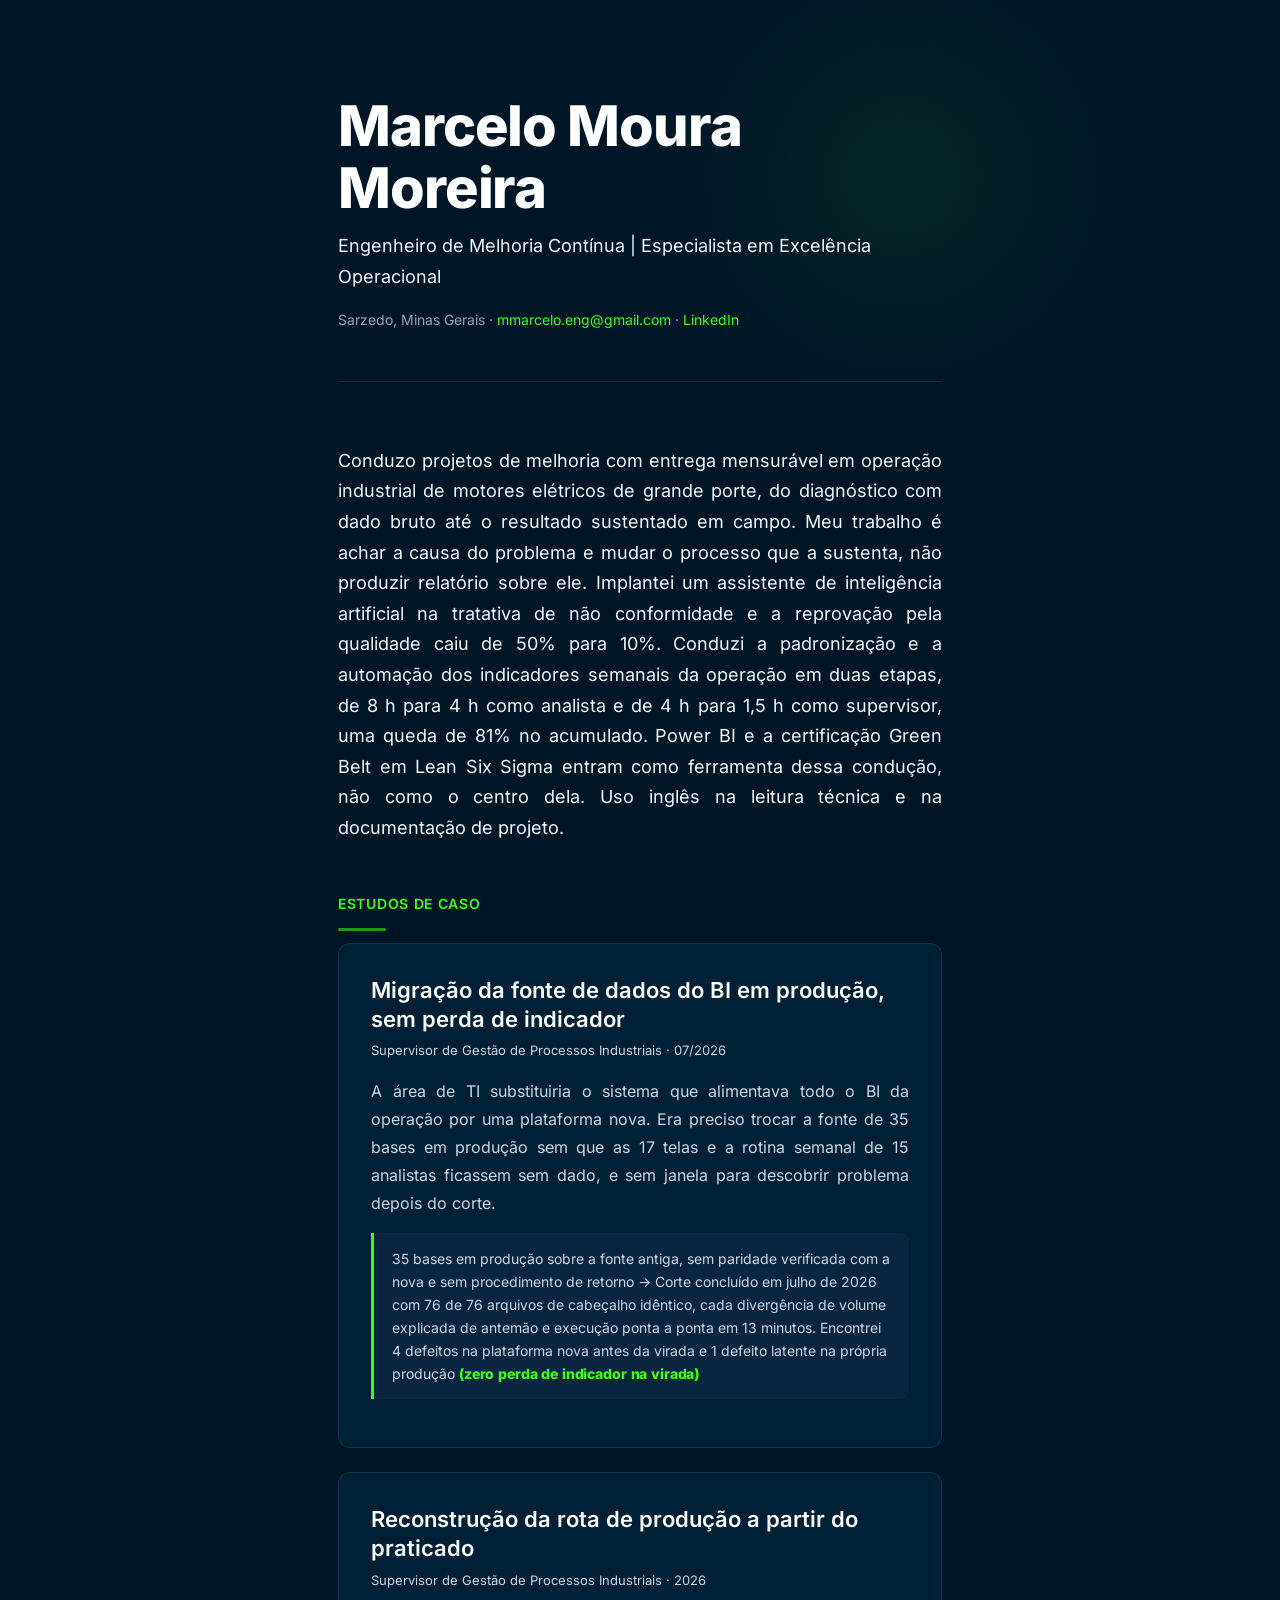
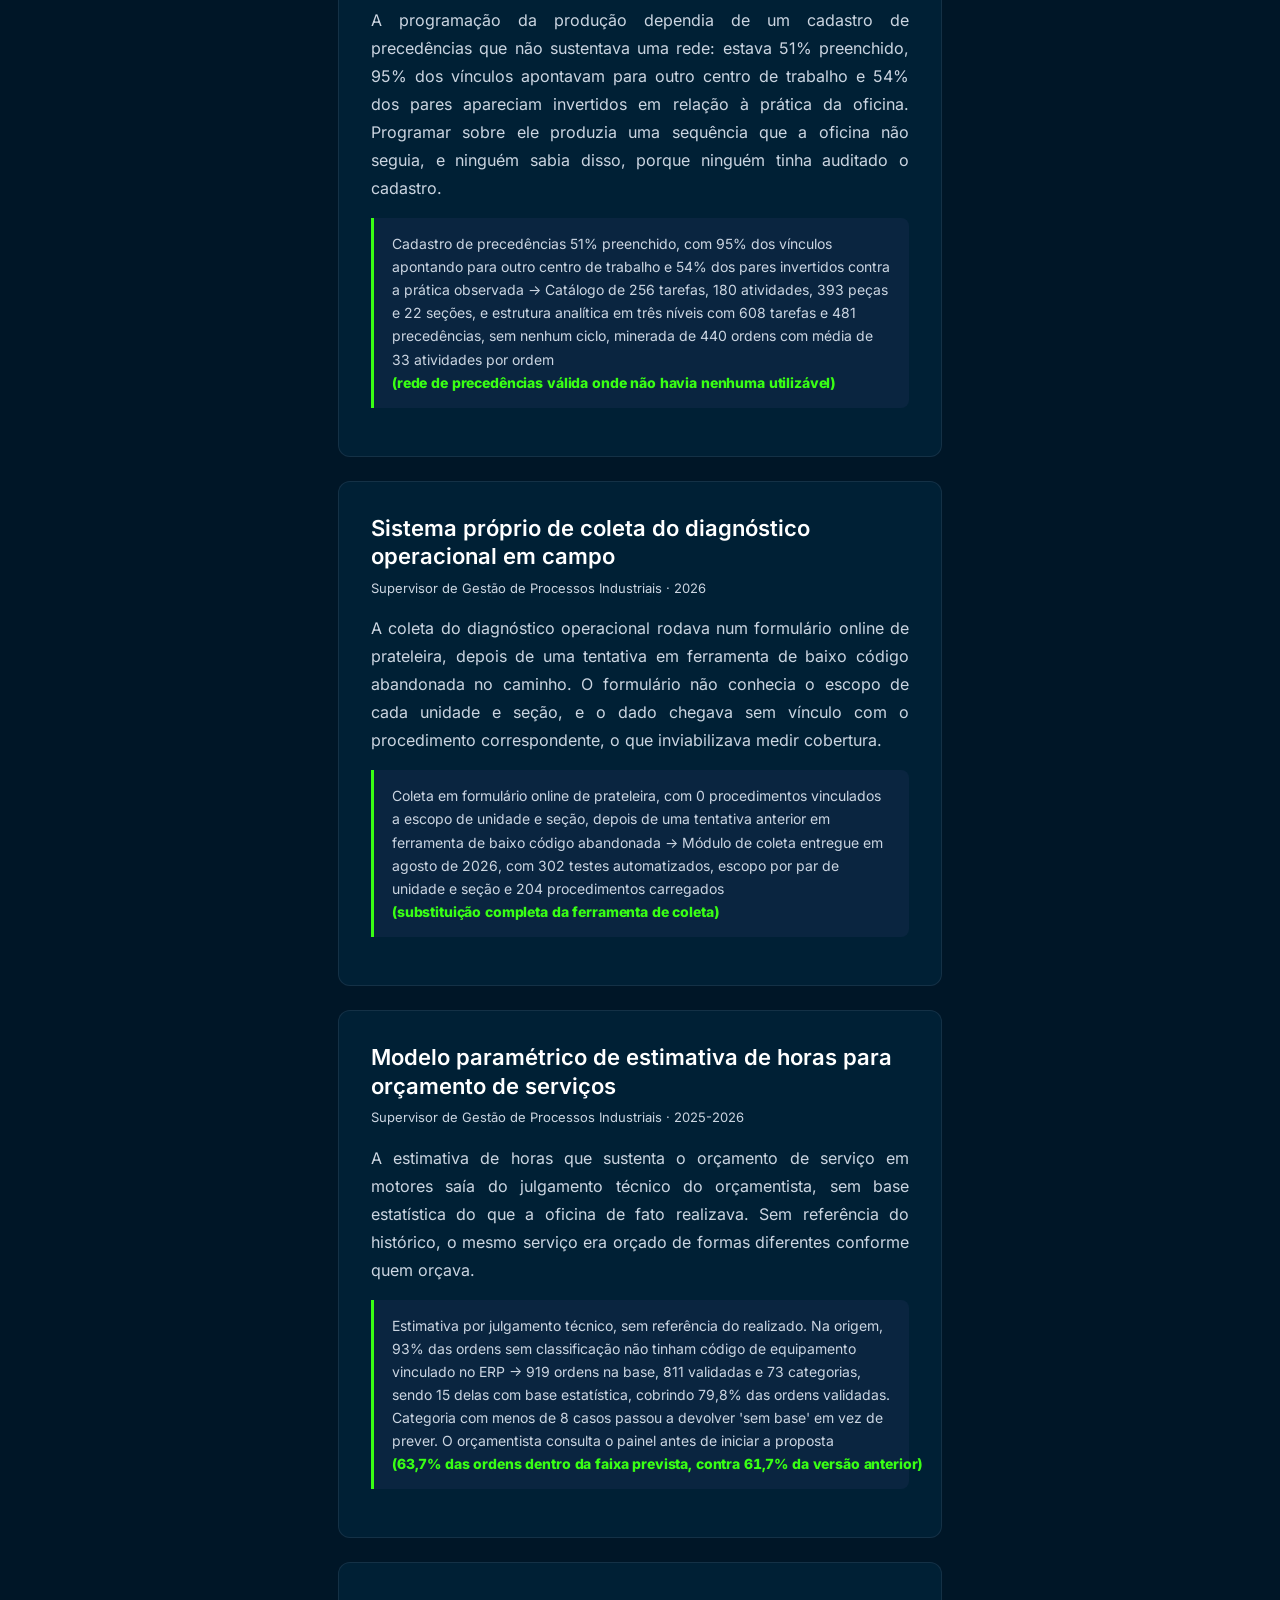
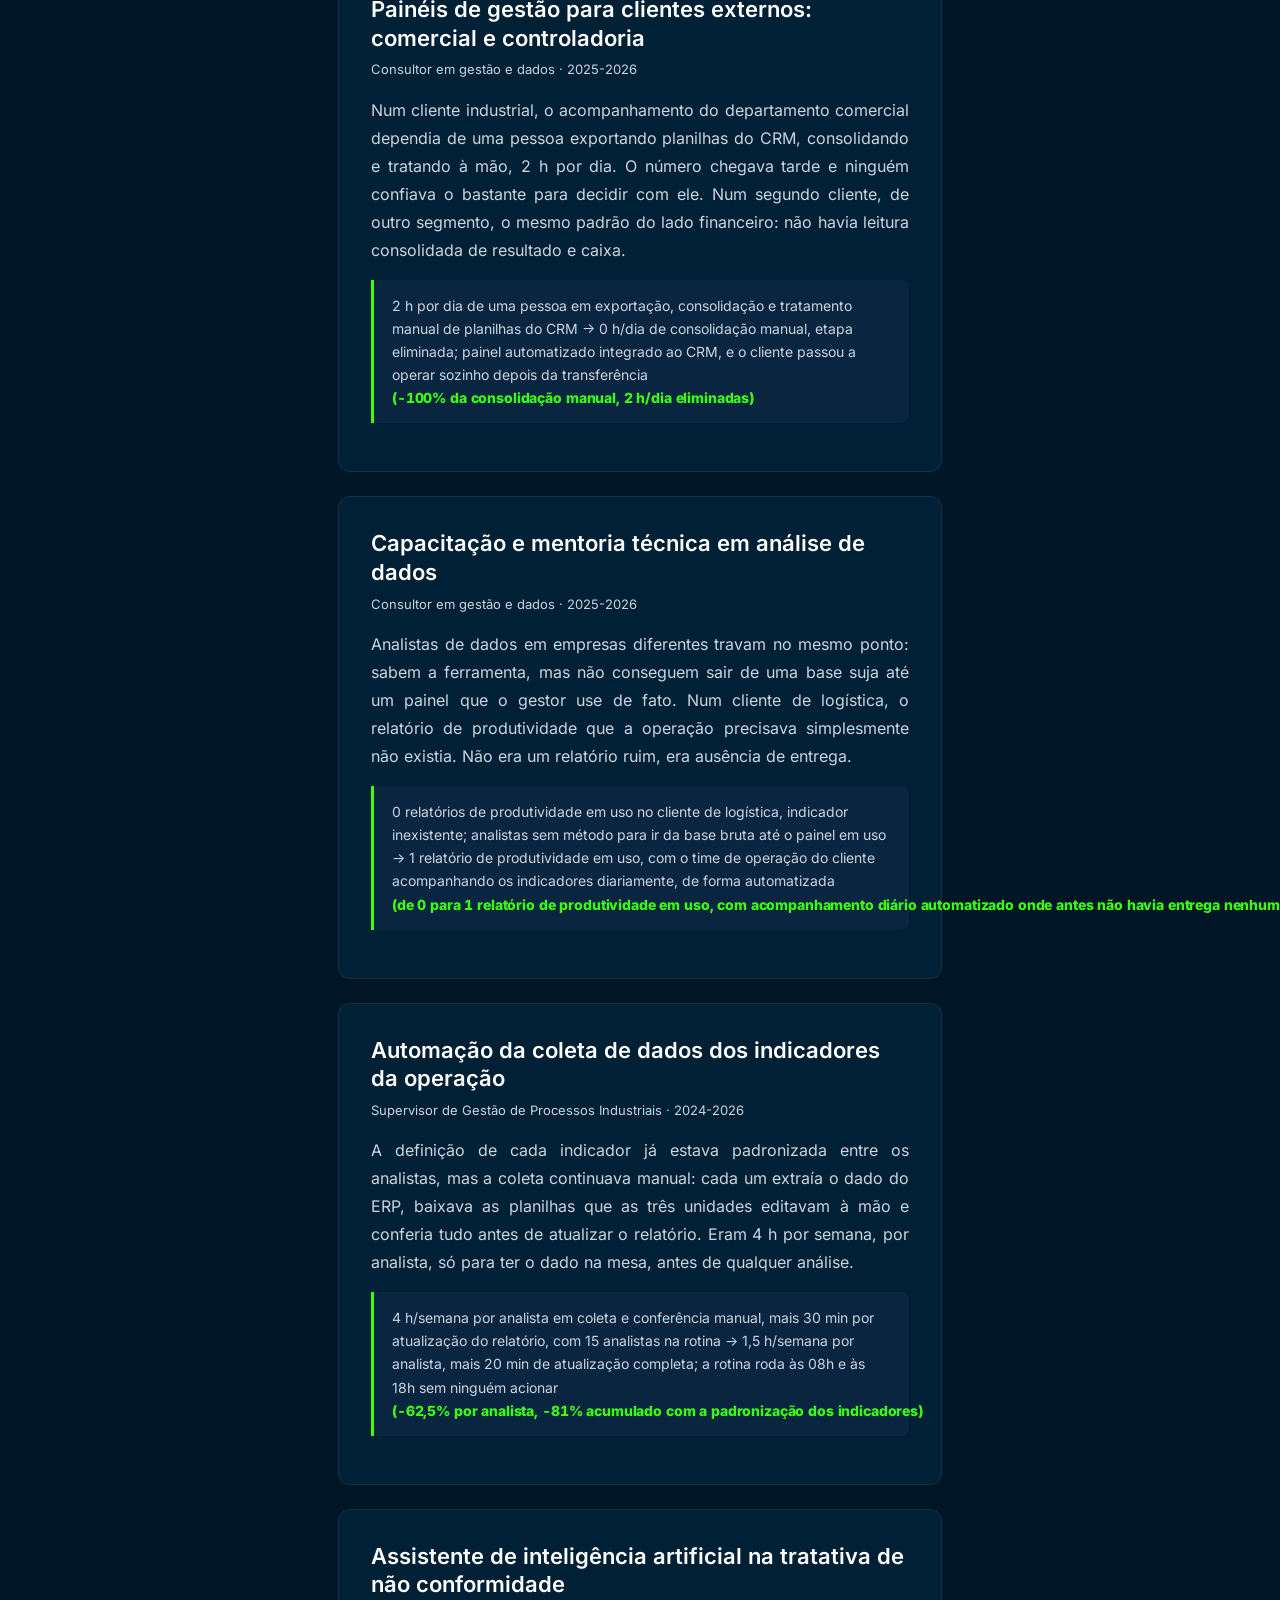
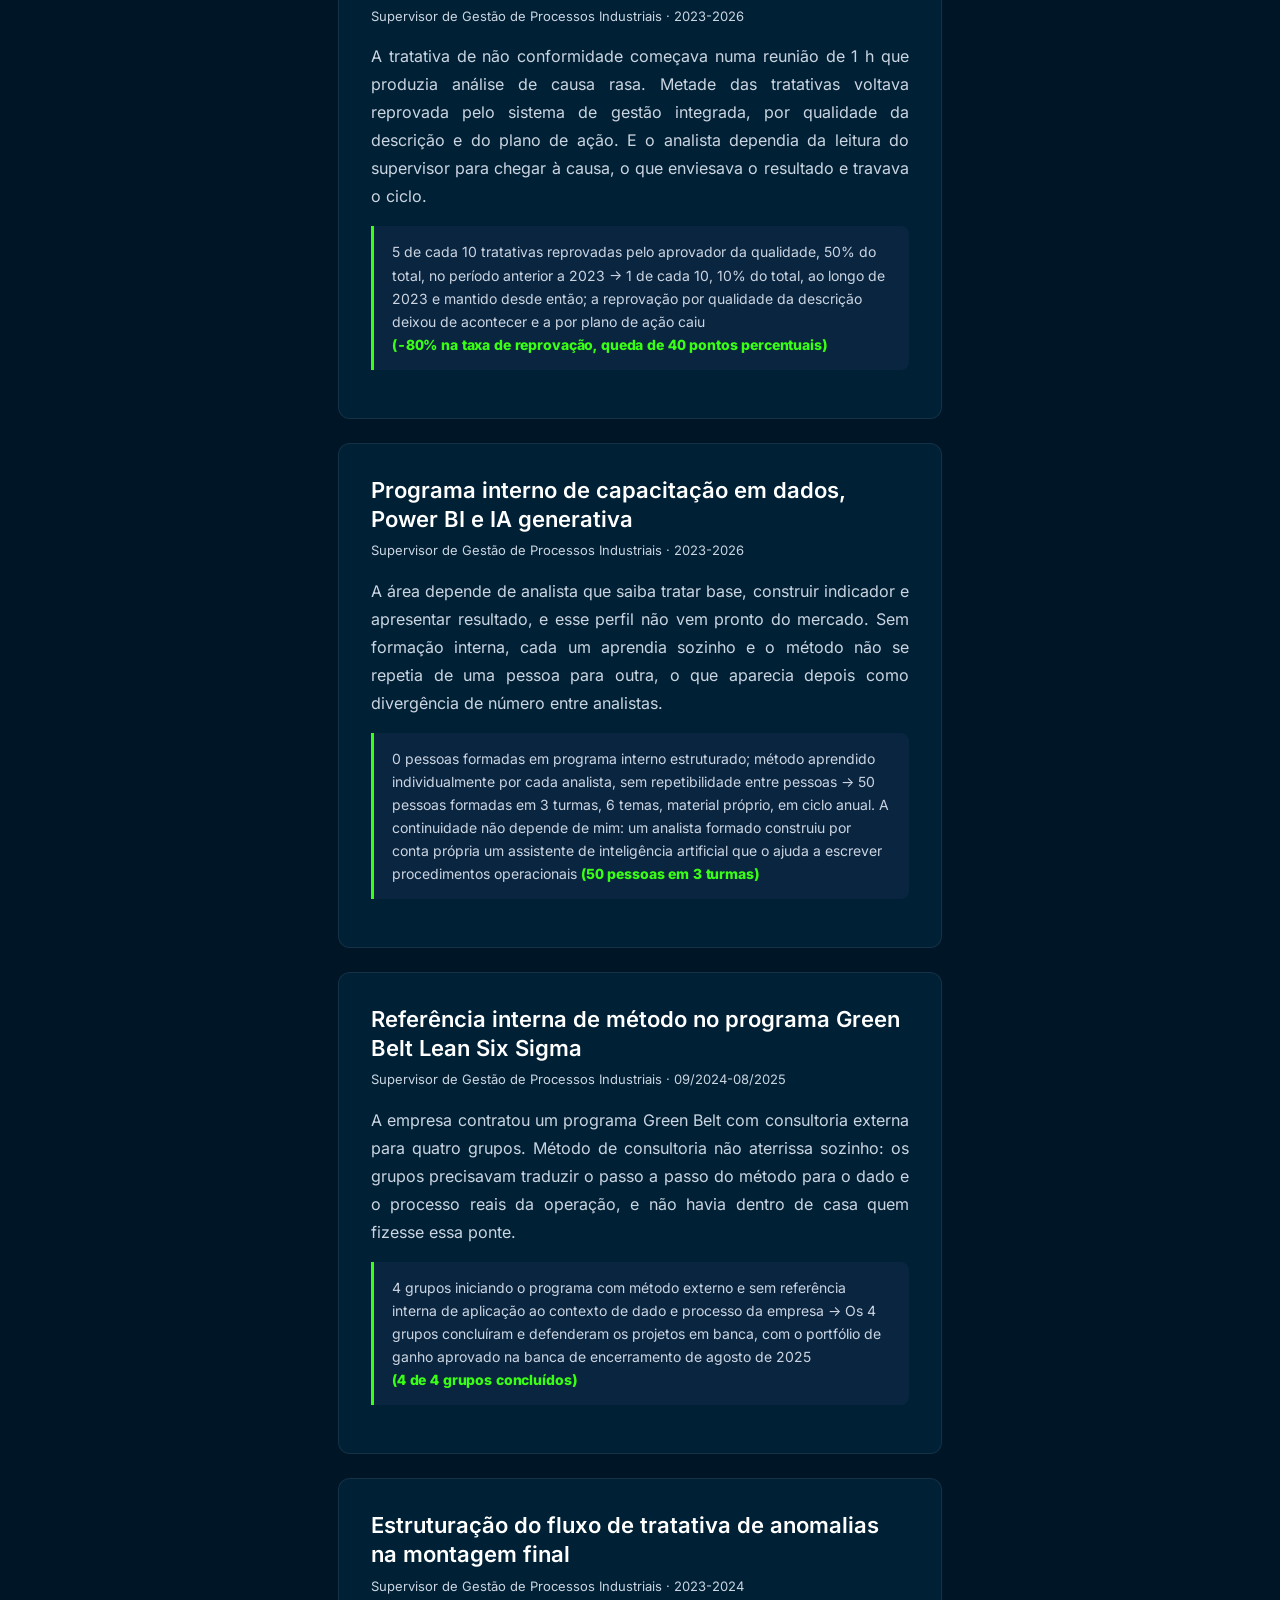
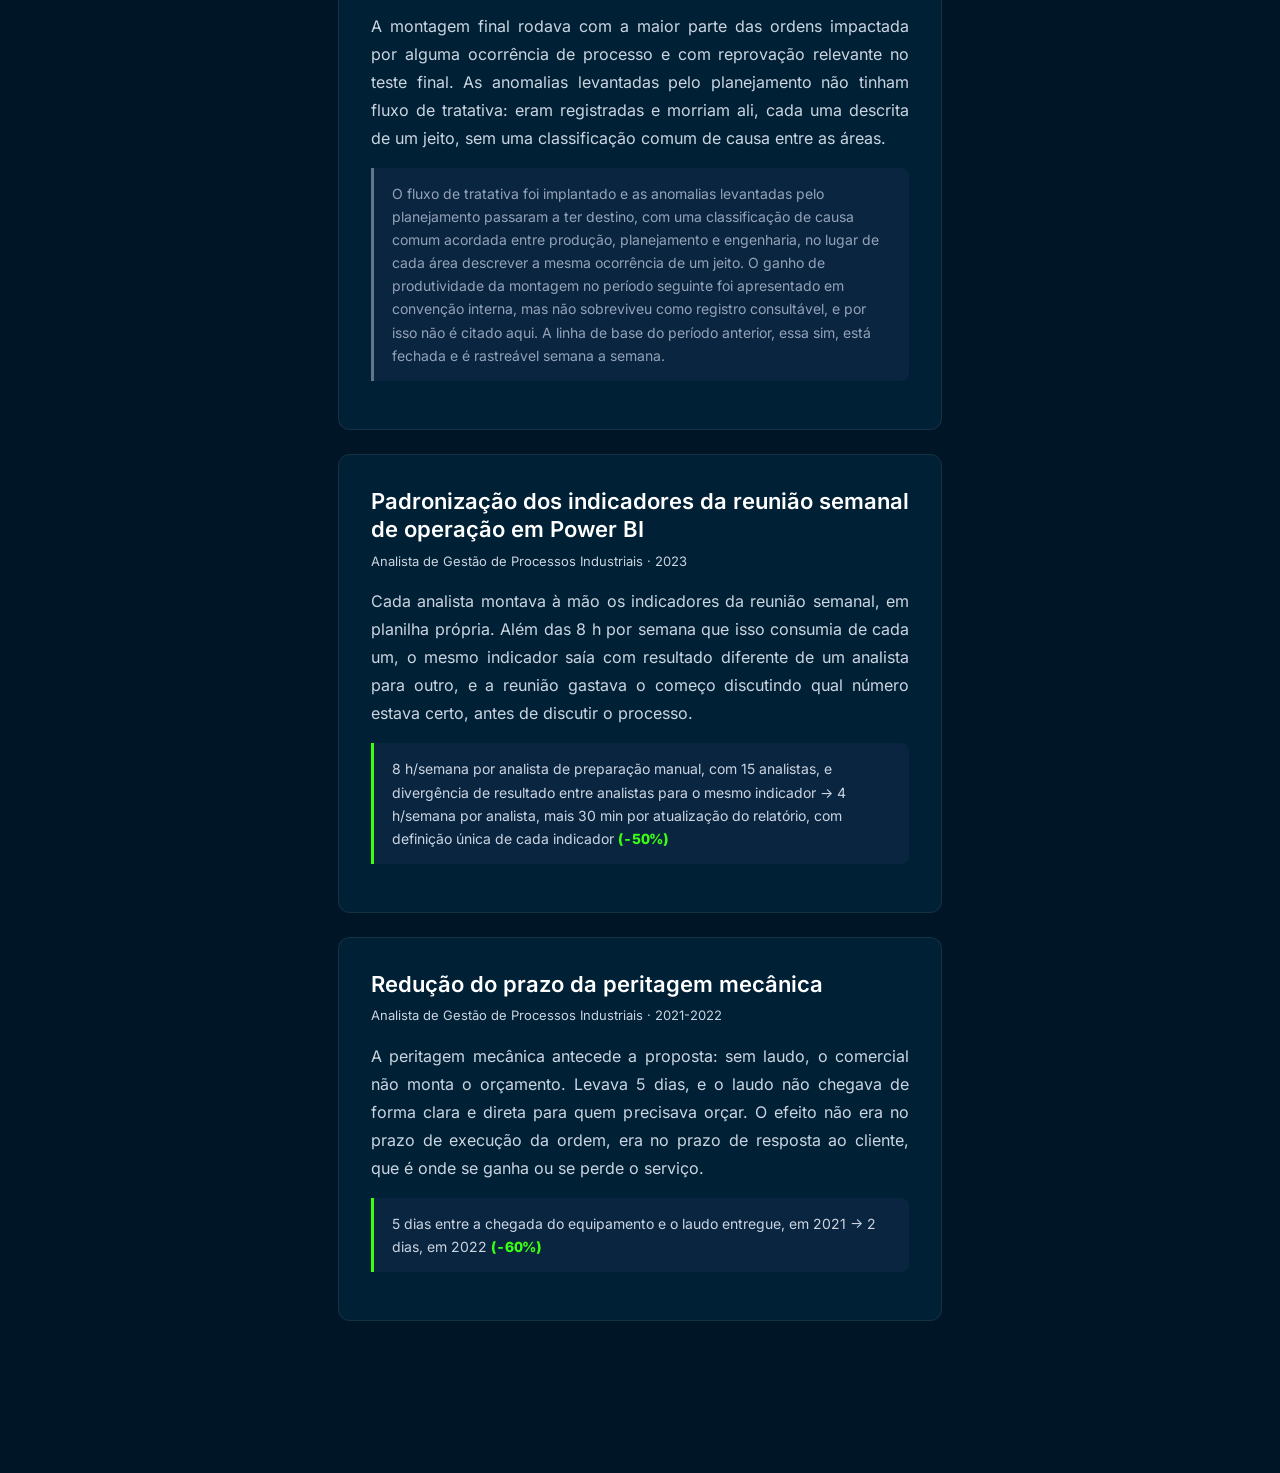
<file: index.html>
<!doctype html>
<html lang="pt-BR">
<head>
<meta charset="utf-8">
<meta name="viewport" content="width=device-width,initial-scale=1">
<meta name="color-scheme" content="dark">
<title>Marcelo Moura Moreira</title>
<meta name="description" content="Engenheiro de Melhoria Contínua | Especialista em Excelência Operacional">
<link rel="stylesheet" href="estilo.css">
</head>
<body>
<div class="env">

<header class="topo">
  <h1>Marcelo Moura Moreira</h1>
  <p class="papel">Engenheiro de Melhoria Contínua | Especialista em Excelência Operacional</p>
  <p class="contato">Sarzedo, Minas Gerais · <a href="mailto:mmarcelo.eng@gmail.com">mmarcelo.eng@gmail.com</a> · <a href="https://linkedin.com/in/marcelo-moura-mm">LinkedIn</a></p>
</header>

<p class="lead">Conduzo projetos de melhoria com entrega mensurável em operação industrial de motores elétricos de grande porte, do diagnóstico com dado bruto até o resultado sustentado em campo. Meu trabalho é achar a causa do problema e mudar o processo que a sustenta, não produzir relatório sobre ele. Implantei um assistente de inteligência artificial na tratativa de não conformidade e a reprovação pela qualidade caiu de 50% para 10%. Conduzi a padronização e a automação dos indicadores semanais da operação em duas etapas, de 8 h para 4 h como analista e de 4 h para 1,5 h como supervisor, uma queda de 81% no acumulado. Power BI e a certificação Green Belt em Lean Six Sigma entram como ferramenta dessa condução, não como o centro dela. Uso inglês na leitura técnica e na documentação de projeto.</p>

<h3>Estudos de caso</h3>

<div class="caso-item">
  <h2><a href="caso-migracao-plataforma-dados.html">Migração da fonte de dados do BI em produção, sem perda de indicador</a></h2>
  
  <p class="meta-caso">Supervisor de Gestão de Processos Industriais · 07/2026</p>
  <p>A área de TI substituiria o sistema que alimentava todo o BI da operação por uma plataforma nova. Era preciso trocar a fonte de 35 bases em produção sem que as 17 telas e a rotina semanal de 15 analistas ficassem sem dado, e sem janela para descobrir problema depois do corte.</p>
  
  <p class="resumo-resultado">35 bases em produção sobre a fonte antiga, sem paridade verificada com a nova e sem procedimento de retorno → Corte concluído em julho de 2026 com 76 de 76 arquivos de cabeçalho idêntico, cada divergência de volume explicada de antemão e execução ponta a ponta em 13 minutos. Encontrei 4 defeitos na plataforma nova antes da virada e 1 defeito latente na própria produção
    <span class="delta">(zero perda de indicador na virada)</span></p>
  
</div>

<div class="caso-item">
  <h2><a href="caso-pcp-2-0-rota-producao.html">Reconstrução da rota de produção a partir do praticado</a></h2>
  
  <p class="meta-caso">Supervisor de Gestão de Processos Industriais · 2026</p>
  <p>A programação da produção dependia de um cadastro de precedências que não sustentava uma rede: estava 51% preenchido, 95% dos vínculos apontavam para outro centro de trabalho e 54% dos pares apareciam invertidos em relação à prática da oficina. Programar sobre ele produzia uma sequência que a oficina não seguia, e ninguém sabia disso, porque ninguém tinha auditado o cadastro.</p>
  
  <p class="resumo-resultado">Cadastro de precedências 51% preenchido, com 95% dos vínculos apontando para outro centro de trabalho e 54% dos pares invertidos contra a prática observada → Catálogo de 256 tarefas, 180 atividades, 393 peças e 22 seções, e estrutura analítica em três níveis com 608 tarefas e 481 precedências, sem nenhum ciclo, minerada de 440 ordens com média de 33 atividades por ordem
    <span class="delta">(rede de precedências válida onde não havia nenhuma utilizável)</span></p>
  
</div>

<div class="caso-item">
  <h2><a href="caso-sistema-dto-coleta.html">Sistema próprio de coleta do diagnóstico operacional em campo</a></h2>
  
  <p class="meta-caso">Supervisor de Gestão de Processos Industriais · 2026</p>
  <p>A coleta do diagnóstico operacional rodava num formulário online de prateleira, depois de uma tentativa em ferramenta de baixo código abandonada no caminho. O formulário não conhecia o escopo de cada unidade e seção, e o dado chegava sem vínculo com o procedimento correspondente, o que inviabilizava medir cobertura.</p>
  
  <p class="resumo-resultado">Coleta em formulário online de prateleira, com 0 procedimentos vinculados a escopo de unidade e seção, depois de uma tentativa anterior em ferramenta de baixo código abandonada → Módulo de coleta entregue em agosto de 2026, com 302 testes automatizados, escopo por par de unidade e seção e 204 procedimentos carregados
    <span class="delta">(substituição completa da ferramenta de coleta)</span></p>
  
</div>

<div class="caso-item">
  <h2><a href="caso-orcamentacao-parametrica.html">Modelo paramétrico de estimativa de horas para orçamento de serviços</a></h2>
  
  <p class="meta-caso">Supervisor de Gestão de Processos Industriais · 2025-2026</p>
  <p>A estimativa de horas que sustenta o orçamento de serviço em motores saía do julgamento técnico do orçamentista, sem base estatística do que a oficina de fato realizava. Sem referência do histórico, o mesmo serviço era orçado de formas diferentes conforme quem orçava.</p>
  
  <p class="resumo-resultado">Estimativa por julgamento técnico, sem referência do realizado. Na origem, 93% das ordens sem classificação não tinham código de equipamento vinculado no ERP → 919 ordens na base, 811 validadas e 73 categorias, sendo 15 delas com base estatística, cobrindo 79,8% das ordens validadas. Categoria com menos de 8 casos passou a devolver &#39;sem base&#39; em vez de prever. O orçamentista consulta o painel antes de iniciar a proposta
    <span class="delta">(63,7% das ordens dentro da faixa prevista, contra 61,7% da versão anterior)</span></p>
  
</div>

<div class="caso-item">
  <h2><a href="caso-paineis-gestao-cliente-externo.html">Painéis de gestão para clientes externos: comercial e controladoria</a></h2>
  
  <p class="meta-caso">Consultor em gestão e dados · 2025-2026</p>
  <p>Num cliente industrial, o acompanhamento do departamento comercial dependia de uma pessoa exportando planilhas do CRM, consolidando e tratando à mão, 2 h por dia. O número chegava tarde e ninguém confiava o bastante para decidir com ele. Num segundo cliente, de outro segmento, o mesmo padrão do lado financeiro: não havia leitura consolidada de resultado e caixa.</p>
  
  <p class="resumo-resultado">2 h por dia de uma pessoa em exportação, consolidação e tratamento manual de planilhas do CRM → 0 h/dia de consolidação manual, etapa eliminada; painel automatizado integrado ao CRM, e o cliente passou a operar sozinho depois da transferência
    <span class="delta">(-100% da consolidação manual, 2 h/dia eliminadas)</span></p>
  
</div>

<div class="caso-item">
  <h2><a href="caso-capacitacao-mentoria-externa.html">Capacitação e mentoria técnica em análise de dados</a></h2>
  
  <p class="meta-caso">Consultor em gestão e dados · 2025-2026</p>
  <p>Analistas de dados em empresas diferentes travam no mesmo ponto: sabem a ferramenta, mas não conseguem sair de uma base suja até um painel que o gestor use de fato. Num cliente de logística, o relatório de produtividade que a operação precisava simplesmente não existia. Não era um relatório ruim, era ausência de entrega.</p>
  
  <p class="resumo-resultado">0 relatórios de produtividade em uso no cliente de logística, indicador inexistente; analistas sem método para ir da base bruta até o painel em uso → 1 relatório de produtividade em uso, com o time de operação do cliente acompanhando os indicadores diariamente, de forma automatizada
    <span class="delta">(de 0 para 1 relatório de produtividade em uso, com acompanhamento diário automatizado onde antes não havia entrega nenhuma)</span></p>
  
</div>

<div class="caso-item">
  <h2><a href="caso-pipeline-bi.html">Automação da coleta de dados dos indicadores da operação</a></h2>
  
  <p class="meta-caso">Supervisor de Gestão de Processos Industriais · 2024-2026</p>
  <p>A definição de cada indicador já estava padronizada entre os analistas, mas a coleta continuava manual: cada um extraía o dado do ERP, baixava as planilhas que as três unidades editavam à mão e conferia tudo antes de atualizar o relatório. Eram 4 h por semana, por analista, só para ter o dado na mesa, antes de qualquer análise.</p>
  
  <p class="resumo-resultado">4 h/semana por analista em coleta e conferência manual, mais 30 min por atualização do relatório, com 15 analistas na rotina → 1,5 h/semana por analista, mais 20 min de atualização completa; a rotina roda às 08h e às 18h sem ninguém acionar
    <span class="delta">(-62,5% por analista, -81% acumulado com a padronização dos indicadores)</span></p>
  
</div>

<div class="caso-item">
  <h2><a href="caso-agente-digital-tratativa-nc.html">Assistente de inteligência artificial na tratativa de não conformidade</a></h2>
  
  <p class="meta-caso">Supervisor de Gestão de Processos Industriais · 2023-2026</p>
  <p>A tratativa de não conformidade começava numa reunião de 1 h que produzia análise de causa rasa. Metade das tratativas voltava reprovada pelo sistema de gestão integrada, por qualidade da descrição e do plano de ação. E o analista dependia da leitura do supervisor para chegar à causa, o que enviesava o resultado e travava o ciclo.</p>
  
  <p class="resumo-resultado">5 de cada 10 tratativas reprovadas pelo aprovador da qualidade, 50% do total, no período anterior a 2023 → 1 de cada 10, 10% do total, ao longo de 2023 e mantido desde então; a reprovação por qualidade da descrição deixou de acontecer e a por plano de ação caiu
    <span class="delta">(-80% na taxa de reprovação, queda de 40 pontos percentuais)</span></p>
  
</div>

<div class="caso-item">
  <h2><a href="caso-programa-capacitacao-interna.html">Programa interno de capacitação em dados, Power BI e IA generativa</a></h2>
  
  <p class="meta-caso">Supervisor de Gestão de Processos Industriais · 2023-2026</p>
  <p>A área depende de analista que saiba tratar base, construir indicador e apresentar resultado, e esse perfil não vem pronto do mercado. Sem formação interna, cada um aprendia sozinho e o método não se repetia de uma pessoa para outra, o que aparecia depois como divergência de número entre analistas.</p>
  
  <p class="resumo-resultado">0 pessoas formadas em programa interno estruturado; método aprendido individualmente por cada analista, sem repetibilidade entre pessoas → 50 pessoas formadas em 3 turmas, 6 temas, material próprio, em ciclo anual. A continuidade não depende de mim: um analista formado construiu por conta própria um assistente de inteligência artificial que o ajuda a escrever procedimentos operacionais
    <span class="delta">(50 pessoas em 3 turmas)</span></p>
  
</div>

<div class="caso-item">
  <h2><a href="caso-green-belt-referencia-metodo.html">Referência interna de método no programa Green Belt Lean Six Sigma</a></h2>
  
  <p class="meta-caso">Supervisor de Gestão de Processos Industriais · 09/2024-08/2025</p>
  <p>A empresa contratou um programa Green Belt com consultoria externa para quatro grupos. Método de consultoria não aterrissa sozinho: os grupos precisavam traduzir o passo a passo do método para o dado e o processo reais da operação, e não havia dentro de casa quem fizesse essa ponte.</p>
  
  <p class="resumo-resultado">4 grupos iniciando o programa com método externo e sem referência interna de aplicação ao contexto de dado e processo da empresa → Os 4 grupos concluíram e defenderam os projetos em banca, com o portfólio de ganho aprovado na banca de encerramento de agosto de 2025
    <span class="delta">(4 de 4 grupos concluídos)</span></p>
  
</div>

<div class="caso-item">
  <h2><a href="caso-fluxo-tratativa-anomalias-montagem.html">Estruturação do fluxo de tratativa de anomalias na montagem final</a></h2>
  
  <p class="meta-caso">Supervisor de Gestão de Processos Industriais · 2023-2024</p>
  <p>A montagem final rodava com a maior parte das ordens impactada por alguma ocorrência de processo e com reprovação relevante no teste final. As anomalias levantadas pelo planejamento não tinham fluxo de tratativa: eram registradas e morriam ali, cada uma descrita de um jeito, sem uma classificação comum de causa entre as áreas.</p>
  
  <p class="resumo-resultado sem-numero">O fluxo de tratativa foi implantado e as anomalias levantadas pelo planejamento passaram a ter destino, com uma classificação de causa comum acordada entre produção, planejamento e engenharia, no lugar de cada área descrever a mesma ocorrência de um jeito. O ganho de produtividade da montagem no período seguinte foi apresentado em convenção interna, mas não sobreviveu como registro consultável, e por isso não é citado aqui. A linha de base do período anterior, essa sim, está fechada e é rastreável semana a semana.</p>
  
</div>

<div class="caso-item">
  <h2><a href="caso-padronizacao-indicadores-reuniao-semanal.html">Padronização dos indicadores da reunião semanal de operação em Power BI</a></h2>
  
  <p class="meta-caso">Analista de Gestão de Processos Industriais · 2023</p>
  <p>Cada analista montava à mão os indicadores da reunião semanal, em planilha própria. Além das 8 h por semana que isso consumia de cada um, o mesmo indicador saía com resultado diferente de um analista para outro, e a reunião gastava o começo discutindo qual número estava certo, antes de discutir o processo.</p>
  
  <p class="resumo-resultado">8 h/semana por analista de preparação manual, com 15 analistas, e divergência de resultado entre analistas para o mesmo indicador → 4 h/semana por analista, mais 30 min por atualização do relatório, com definição única de cada indicador
    <span class="delta">(-50%)</span></p>
  
</div>

<div class="caso-item">
  <h2><a href="caso-lead-time-peritagem.html">Redução do prazo da peritagem mecânica</a></h2>
  
  <p class="meta-caso">Analista de Gestão de Processos Industriais · 2021-2022</p>
  <p>A peritagem mecânica antecede a proposta: sem laudo, o comercial não monta o orçamento. Levava 5 dias, e o laudo não chegava de forma clara e direta para quem precisava orçar. O efeito não era no prazo de execução da ordem, era no prazo de resposta ao cliente, que é onde se ganha ou se perde o serviço.</p>
  
  <p class="resumo-resultado">5 dias entre a chegada do equipamento e o laudo entregue, em 2021 → 2 dias, em 2022
    <span class="delta">(-60%)</span></p>
  
</div>


</div>
</body>
</html>
</file>
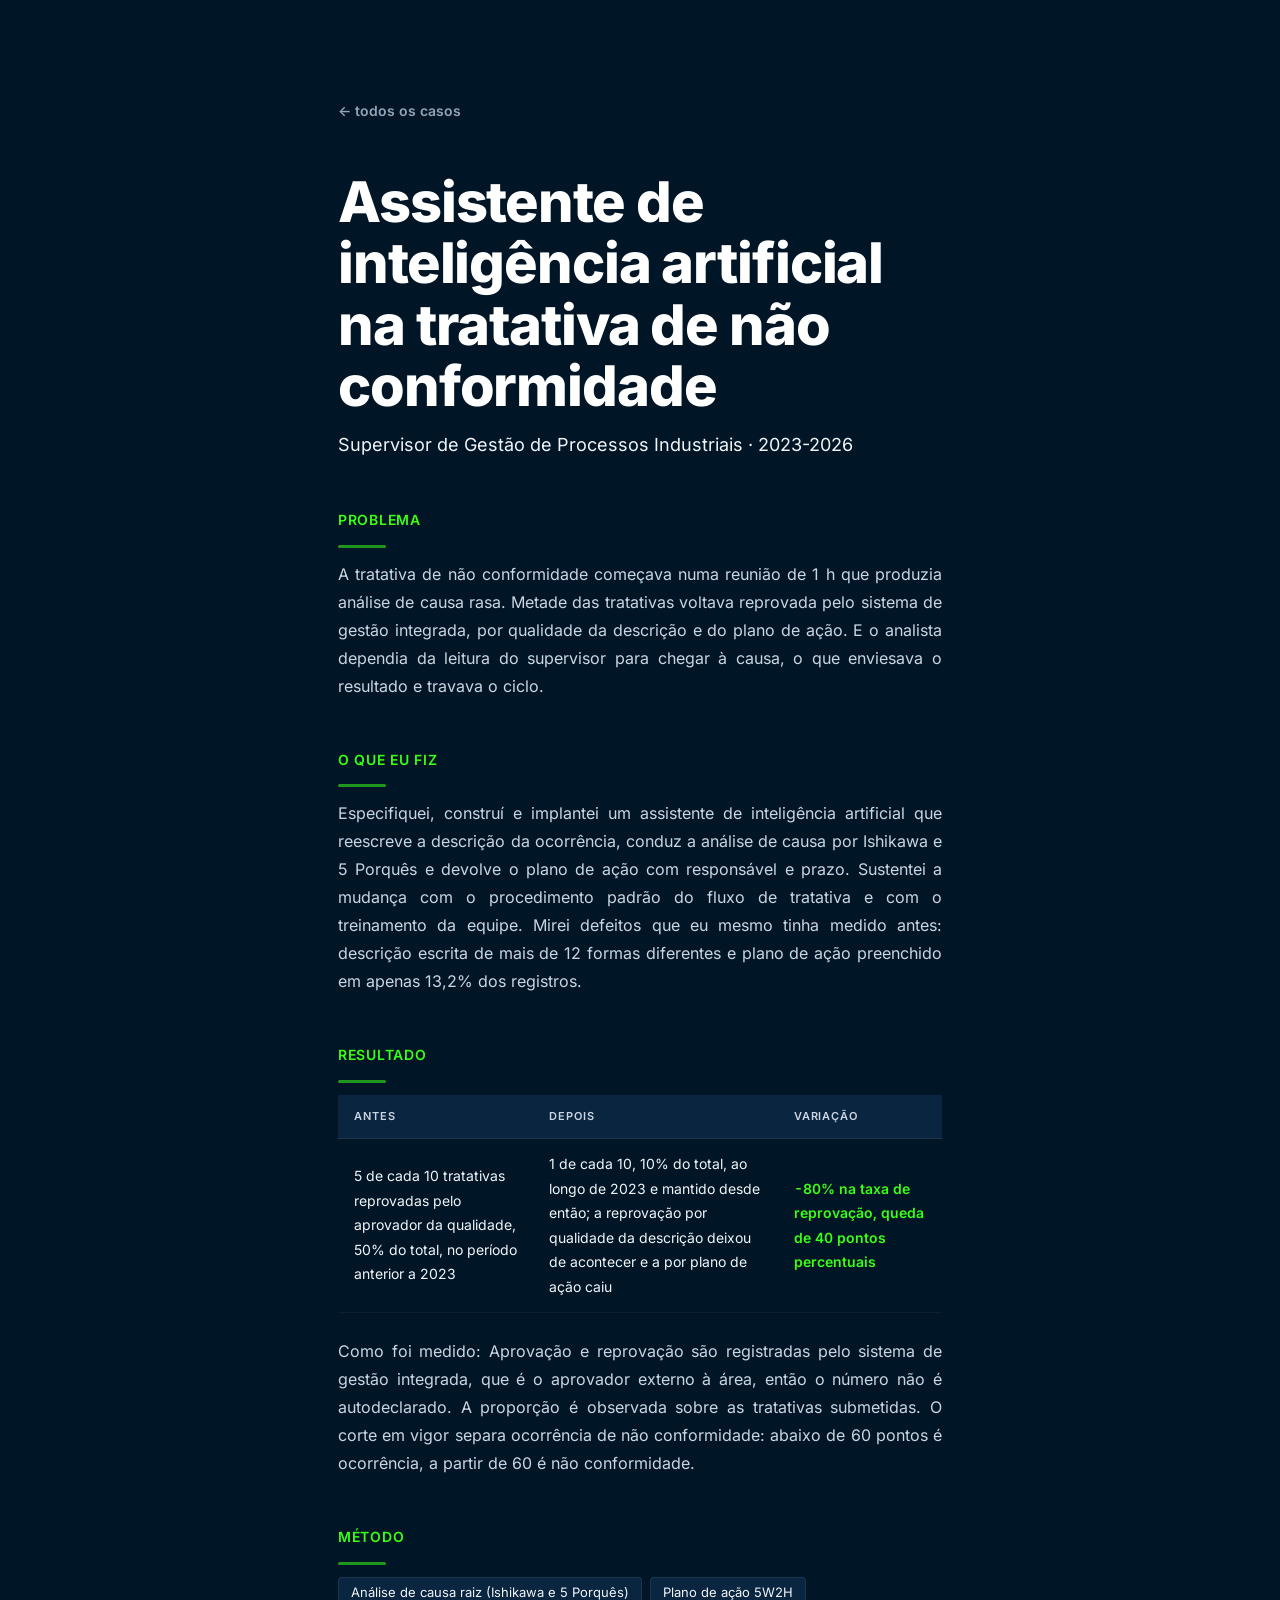
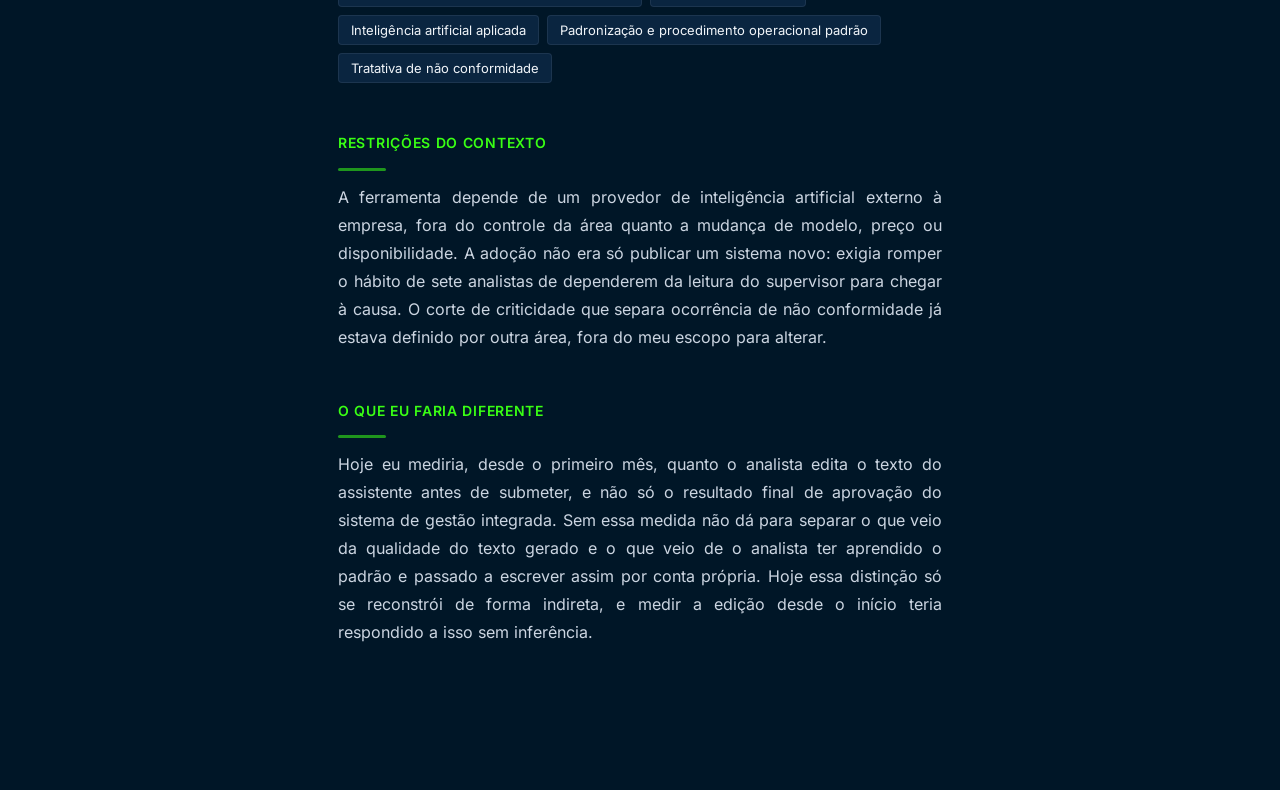
<file: caso-agente-digital-tratativa-nc.html>
<!doctype html>
<html lang="pt-BR">
<head>
<meta charset="utf-8">
<meta name="viewport" content="width=device-width,initial-scale=1">
<meta name="color-scheme" content="dark">
<title>Assistente de inteligência artificial na tratativa de não conformidade · Marcelo Moura Moreira</title>
<meta name="description" content="Engenheiro de Melhoria Contínua | Especialista em Excelência Operacional">
<link rel="stylesheet" href="estilo.css">
</head>
<body>
<div class="env">

<a class="voltar" href="index.html">← todos os casos</a>
<h1>Assistente de inteligência artificial na tratativa de não conformidade</h1>
<p class="papel">Supervisor de Gestão de Processos Industriais · 2023-2026</p>


<h3>Problema</h3>
<p>A tratativa de não conformidade começava numa reunião de 1 h que produzia análise de causa rasa. Metade das tratativas voltava reprovada pelo sistema de gestão integrada, por qualidade da descrição e do plano de ação. E o analista dependia da leitura do supervisor para chegar à causa, o que enviesava o resultado e travava o ciclo.</p>

<h3>O que eu fiz</h3>
<p>Especifiquei, construí e implantei um assistente de inteligência artificial que reescreve a descrição da ocorrência, conduz a análise de causa por Ishikawa e 5 Porquês e devolve o plano de ação com responsável e prazo. Sustentei a mudança com o procedimento padrão do fluxo de tratativa e com o treinamento da equipe. Mirei defeitos que eu mesmo tinha medido antes: descrição escrita de mais de 12 formas diferentes e plano de ação preenchido em apenas 13,2% dos registros.</p>

<h3>Resultado</h3>

<table class="resultado">
  <tr><th>Antes</th><th>Depois</th><th>Variação</th></tr>
  <tr><td>5 de cada 10 tratativas reprovadas pelo aprovador da qualidade, 50% do total, no período anterior a 2023</td><td>1 de cada 10, 10% do total, ao longo de 2023 e mantido desde então; a reprovação por qualidade da descrição deixou de acontecer e a por plano de ação caiu</td><td>-80% na taxa de reprovação, queda de 40 pontos percentuais</td></tr>
</table>
<p>Como foi medido: Aprovação e reprovação são registradas pelo sistema de gestão integrada, que é o aprovador externo à área, então o número não é autodeclarado. A proporção é observada sobre as tratativas submetidas. O corte em vigor separa ocorrência de não conformidade: abaixo de 60 pontos é ocorrência, a partir de 60 é não conformidade.</p>



<h3>Método</h3>
<ul class="metodo">
  <li>Análise de causa raiz (Ishikawa e 5 Porquês)</li><li>Plano de ação 5W2H</li><li>Inteligência artificial aplicada</li><li>Padronização e procedimento operacional padrão</li><li>Tratativa de não conformidade</li>
</ul>

<h3>Restrições do contexto</h3>
<p>A ferramenta depende de um provedor de inteligência artificial externo à empresa, fora do controle da área quanto a mudança de modelo, preço ou disponibilidade. A adoção não era só publicar um sistema novo: exigia romper o hábito de sete analistas de dependerem da leitura do supervisor para chegar à causa. O corte de criticidade que separa ocorrência de não conformidade já estava definido por outra área, fora do meu escopo para alterar.</p>



<h3>O que eu faria diferente</h3>
<p>Hoje eu mediria, desde o primeiro mês, quanto o analista edita o texto do assistente antes de submeter, e não só o resultado final de aprovação do sistema de gestão integrada. Sem essa medida não dá para separar o que veio da qualidade do texto gerado e o que veio de o analista ter aprendido o padrão e passado a escrever assim por conta própria. Hoje essa distinção só se reconstrói de forma indireta, e medir a edição desde o início teria respondido a isso sem inferência.</p>

</div>
</body>
</html>
</file>
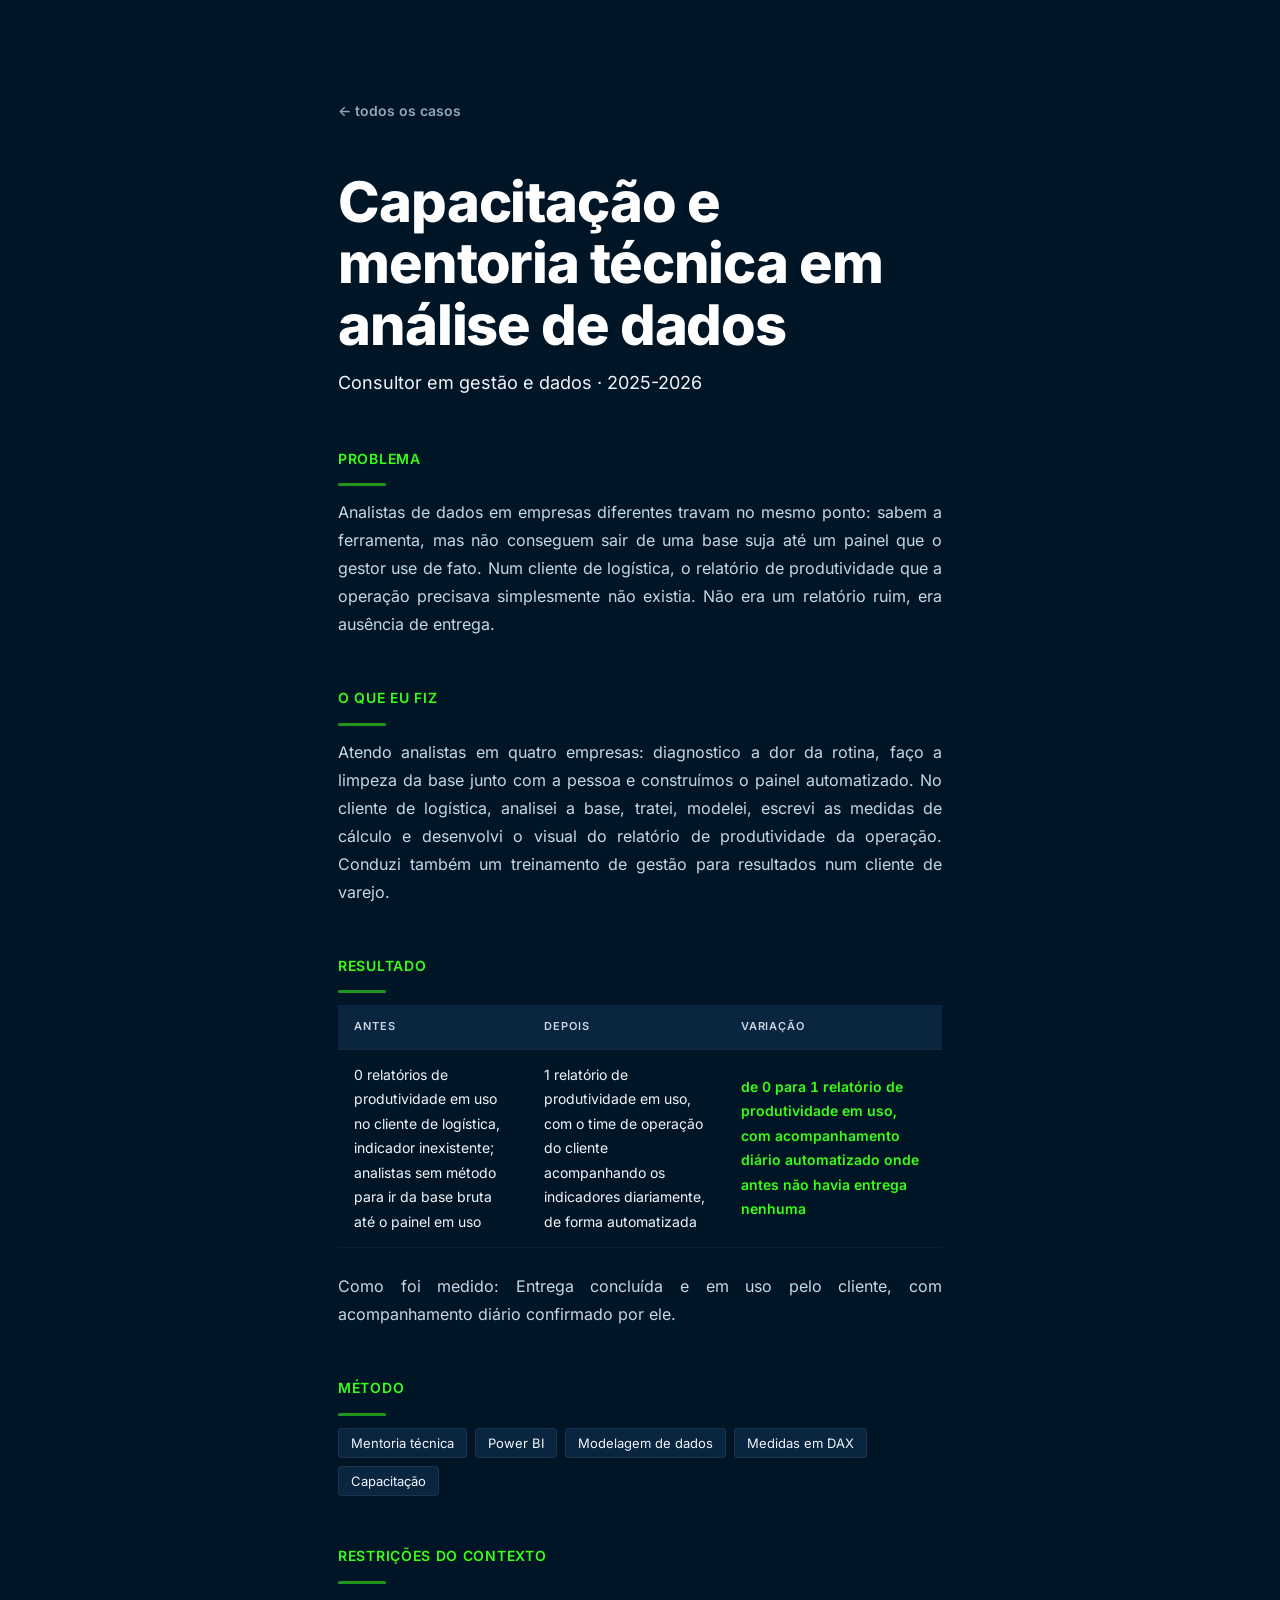
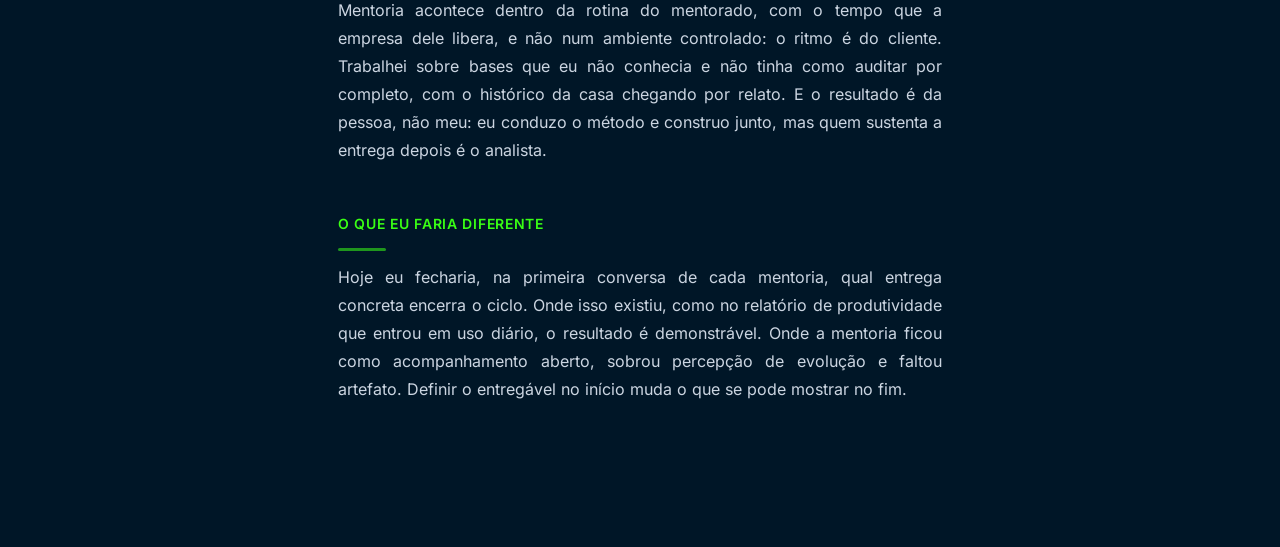
<file: caso-capacitacao-mentoria-externa.html>
<!doctype html>
<html lang="pt-BR">
<head>
<meta charset="utf-8">
<meta name="viewport" content="width=device-width,initial-scale=1">
<meta name="color-scheme" content="dark">
<title>Capacitação e mentoria técnica em análise de dados · Marcelo Moura Moreira</title>
<meta name="description" content="Engenheiro de Melhoria Contínua | Especialista em Excelência Operacional">
<link rel="stylesheet" href="estilo.css">
</head>
<body>
<div class="env">

<a class="voltar" href="index.html">← todos os casos</a>
<h1>Capacitação e mentoria técnica em análise de dados</h1>
<p class="papel">Consultor em gestão e dados · 2025-2026</p>


<h3>Problema</h3>
<p>Analistas de dados em empresas diferentes travam no mesmo ponto: sabem a ferramenta, mas não conseguem sair de uma base suja até um painel que o gestor use de fato. Num cliente de logística, o relatório de produtividade que a operação precisava simplesmente não existia. Não era um relatório ruim, era ausência de entrega.</p>

<h3>O que eu fiz</h3>
<p>Atendo analistas em quatro empresas: diagnostico a dor da rotina, faço a limpeza da base junto com a pessoa e construímos o painel automatizado. No cliente de logística, analisei a base, tratei, modelei, escrevi as medidas de cálculo e desenvolvi o visual do relatório de produtividade da operação. Conduzi também um treinamento de gestão para resultados num cliente de varejo.</p>

<h3>Resultado</h3>

<table class="resultado">
  <tr><th>Antes</th><th>Depois</th><th>Variação</th></tr>
  <tr><td>0 relatórios de produtividade em uso no cliente de logística, indicador inexistente; analistas sem método para ir da base bruta até o painel em uso</td><td>1 relatório de produtividade em uso, com o time de operação do cliente acompanhando os indicadores diariamente, de forma automatizada</td><td>de 0 para 1 relatório de produtividade em uso, com acompanhamento diário automatizado onde antes não havia entrega nenhuma</td></tr>
</table>
<p>Como foi medido: Entrega concluída e em uso pelo cliente, com acompanhamento diário confirmado por ele.</p>



<h3>Método</h3>
<ul class="metodo">
  <li>Mentoria técnica</li><li>Power BI</li><li>Modelagem de dados</li><li>Medidas em DAX</li><li>Capacitação</li>
</ul>

<h3>Restrições do contexto</h3>
<p>Mentoria acontece dentro da rotina do mentorado, com o tempo que a empresa dele libera, e não num ambiente controlado: o ritmo é do cliente. Trabalhei sobre bases que eu não conhecia e não tinha como auditar por completo, com o histórico da casa chegando por relato. E o resultado é da pessoa, não meu: eu conduzo o método e construo junto, mas quem sustenta a entrega depois é o analista.</p>



<h3>O que eu faria diferente</h3>
<p>Hoje eu fecharia, na primeira conversa de cada mentoria, qual entrega concreta encerra o ciclo. Onde isso existiu, como no relatório de produtividade que entrou em uso diário, o resultado é demonstrável. Onde a mentoria ficou como acompanhamento aberto, sobrou percepção de evolução e faltou artefato. Definir o entregável no início muda o que se pode mostrar no fim.</p>

</div>
</body>
</html>
</file>
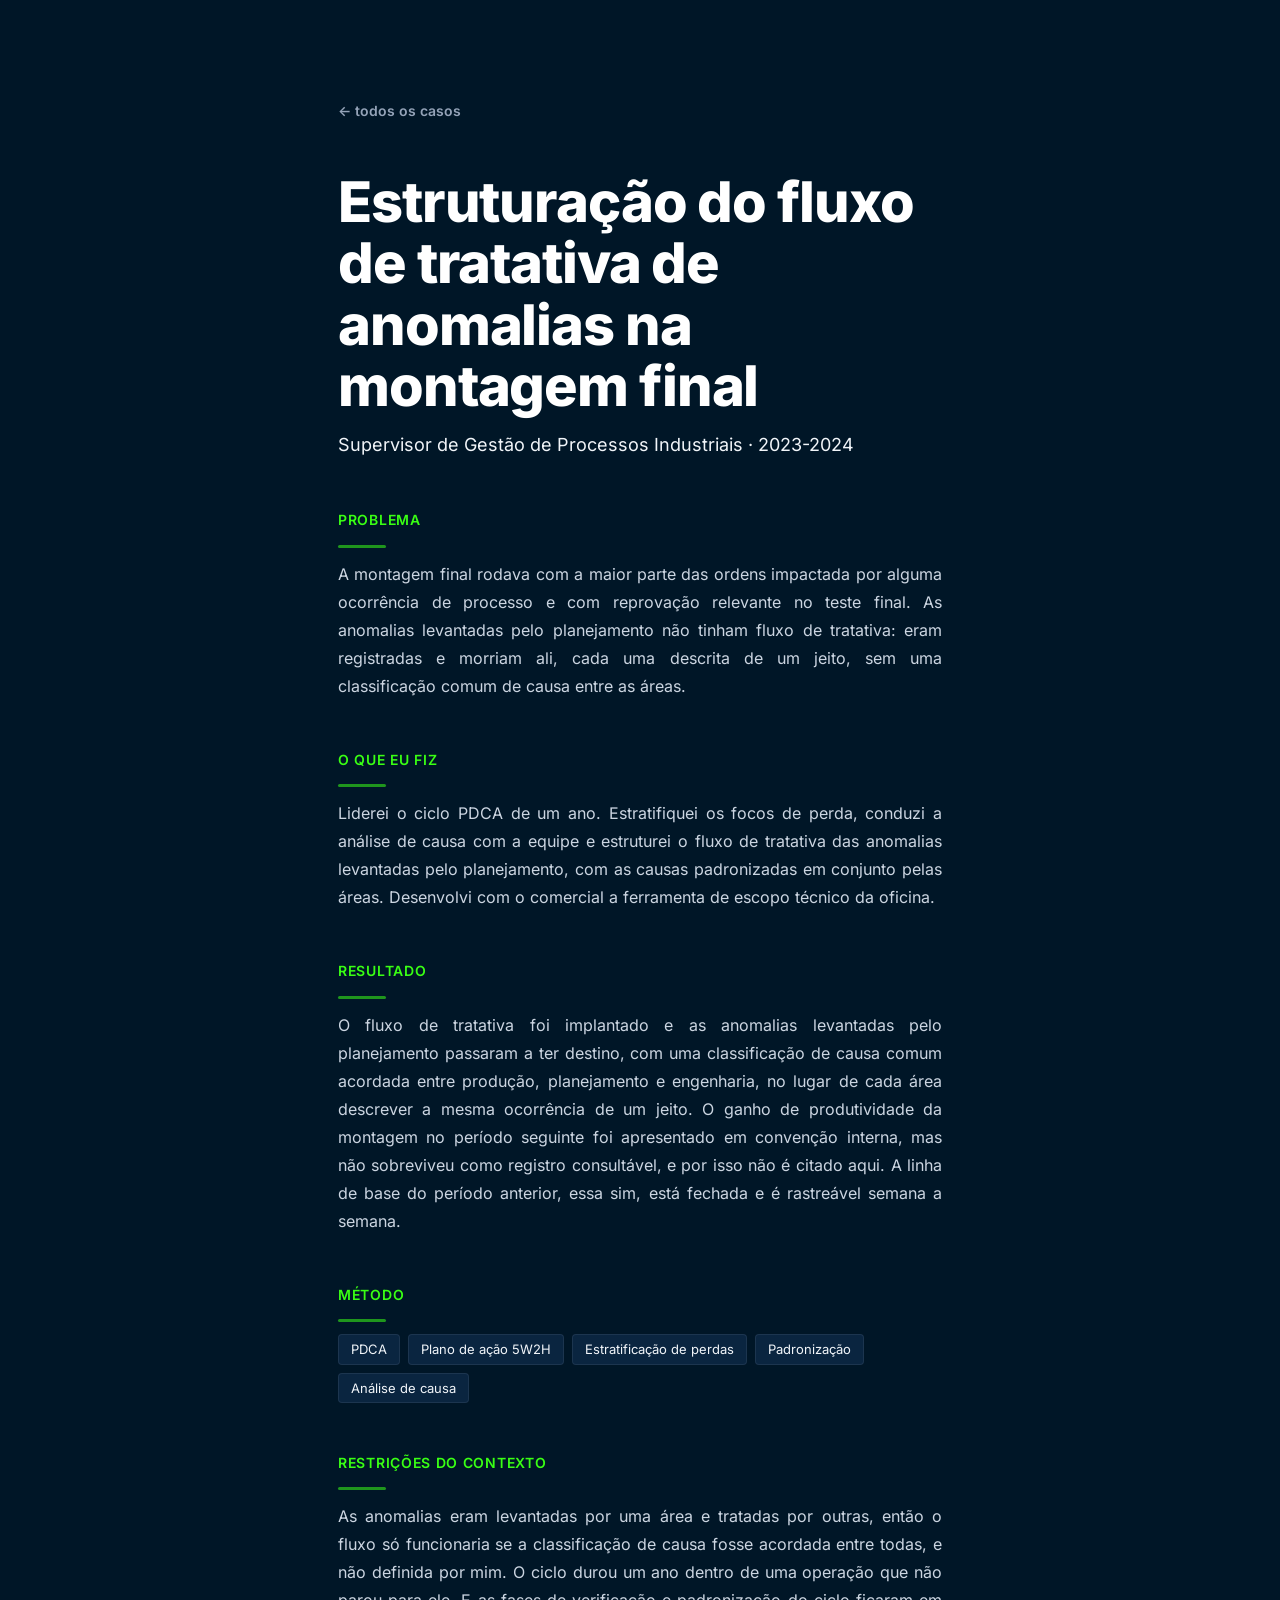
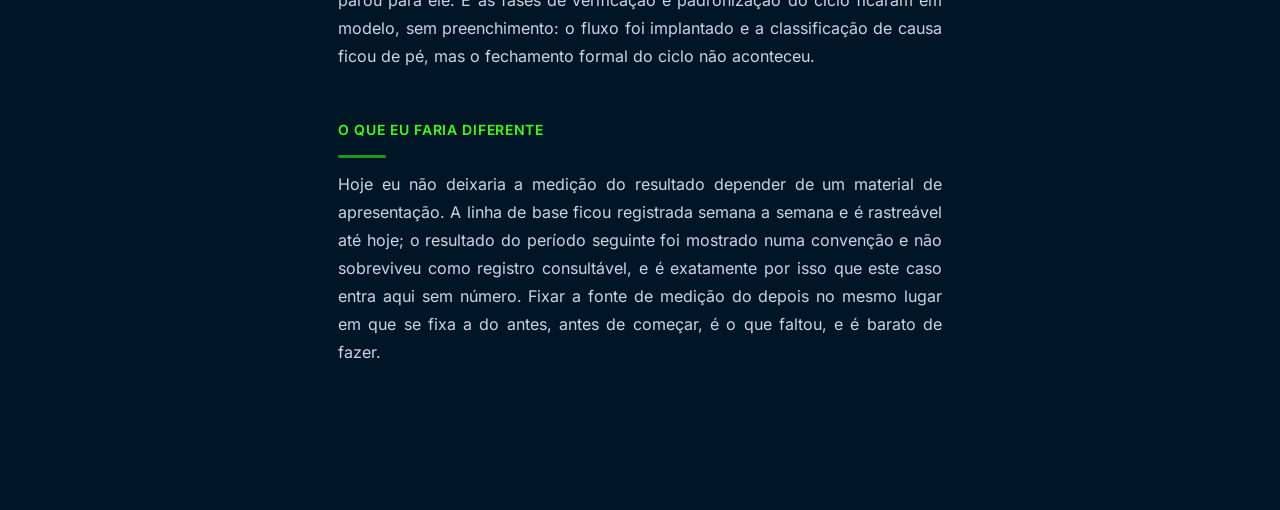
<file: caso-fluxo-tratativa-anomalias-montagem.html>
<!doctype html>
<html lang="pt-BR">
<head>
<meta charset="utf-8">
<meta name="viewport" content="width=device-width,initial-scale=1">
<meta name="color-scheme" content="dark">
<title>Estruturação do fluxo de tratativa de anomalias na montagem final · Marcelo Moura Moreira</title>
<meta name="description" content="Engenheiro de Melhoria Contínua | Especialista em Excelência Operacional">
<link rel="stylesheet" href="estilo.css">
</head>
<body>
<div class="env">

<a class="voltar" href="index.html">← todos os casos</a>
<h1>Estruturação do fluxo de tratativa de anomalias na montagem final</h1>
<p class="papel">Supervisor de Gestão de Processos Industriais · 2023-2024</p>


<h3>Problema</h3>
<p>A montagem final rodava com a maior parte das ordens impactada por alguma ocorrência de processo e com reprovação relevante no teste final. As anomalias levantadas pelo planejamento não tinham fluxo de tratativa: eram registradas e morriam ali, cada uma descrita de um jeito, sem uma classificação comum de causa entre as áreas.</p>

<h3>O que eu fiz</h3>
<p>Liderei o ciclo PDCA de um ano. Estratifiquei os focos de perda, conduzi a análise de causa com a equipe e estruturei o fluxo de tratativa das anomalias levantadas pelo planejamento, com as causas padronizadas em conjunto pelas áreas. Desenvolvi com o comercial a ferramenta de escopo técnico da oficina.</p>

<h3>Resultado</h3>


<p>O fluxo de tratativa foi implantado e as anomalias levantadas pelo planejamento passaram a ter destino, com uma classificação de causa comum acordada entre produção, planejamento e engenharia, no lugar de cada área descrever a mesma ocorrência de um jeito. O ganho de produtividade da montagem no período seguinte foi apresentado em convenção interna, mas não sobreviveu como registro consultável, e por isso não é citado aqui. A linha de base do período anterior, essa sim, está fechada e é rastreável semana a semana.</p>



<h3>Método</h3>
<ul class="metodo">
  <li>PDCA</li><li>Plano de ação 5W2H</li><li>Estratificação de perdas</li><li>Padronização</li><li>Análise de causa</li>
</ul>

<h3>Restrições do contexto</h3>
<p>As anomalias eram levantadas por uma área e tratadas por outras, então o fluxo só funcionaria se a classificação de causa fosse acordada entre todas, e não definida por mim. O ciclo durou um ano dentro de uma operação que não parou para ele. E as fases de verificação e padronização do ciclo ficaram em modelo, sem preenchimento: o fluxo foi implantado e a classificação de causa ficou de pé, mas o fechamento formal do ciclo não aconteceu.</p>



<h3>O que eu faria diferente</h3>
<p>Hoje eu não deixaria a medição do resultado depender de um material de apresentação. A linha de base ficou registrada semana a semana e é rastreável até hoje; o resultado do período seguinte foi mostrado numa convenção e não sobreviveu como registro consultável, e é exatamente por isso que este caso entra aqui sem número. Fixar a fonte de medição do depois no mesmo lugar em que se fixa a do antes, antes de começar, é o que faltou, e é barato de fazer.</p>

</div>
</body>
</html>
</file>
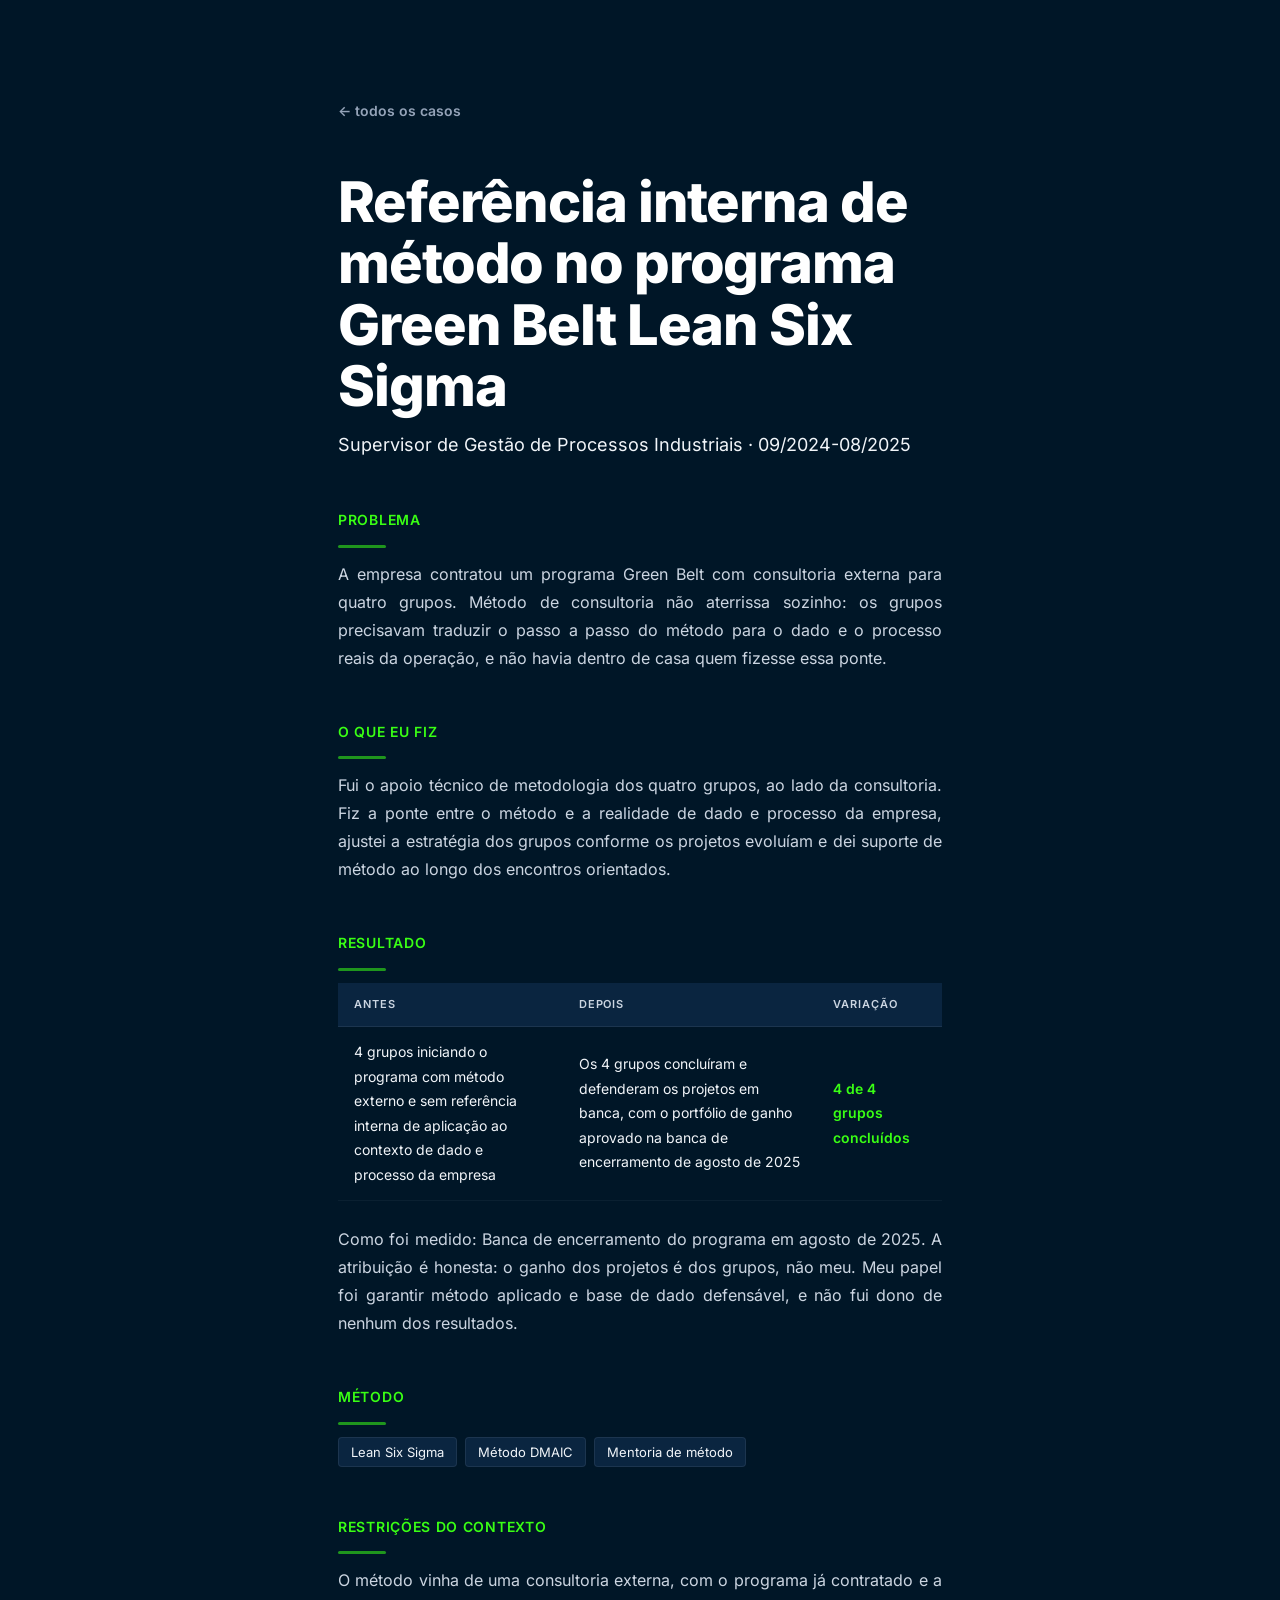
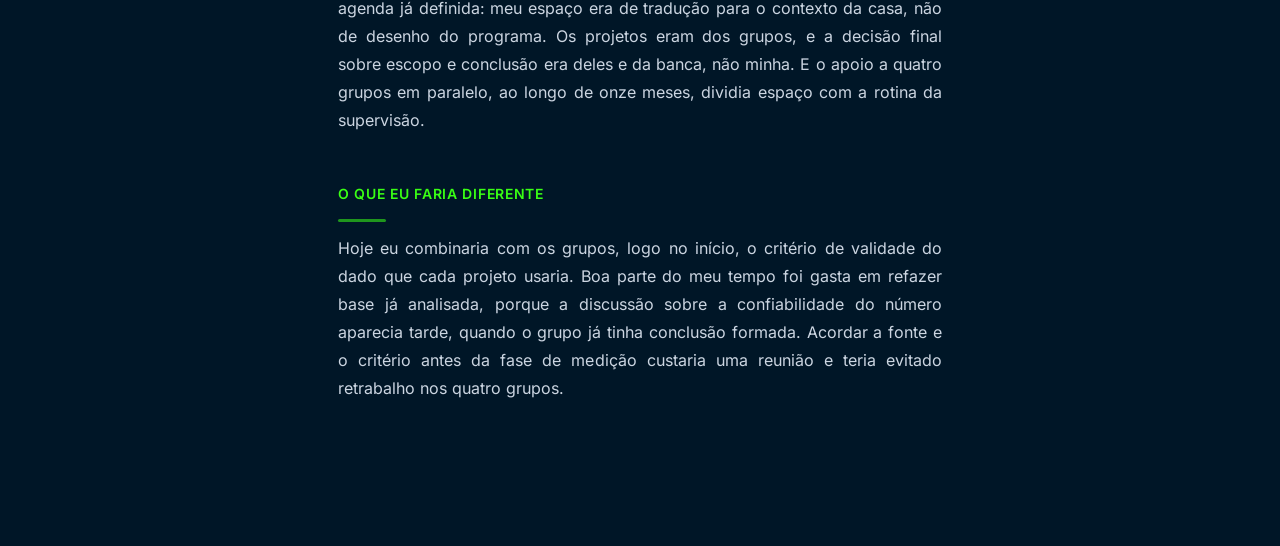
<file: caso-green-belt-referencia-metodo.html>
<!doctype html>
<html lang="pt-BR">
<head>
<meta charset="utf-8">
<meta name="viewport" content="width=device-width,initial-scale=1">
<meta name="color-scheme" content="dark">
<title>Referência interna de método no programa Green Belt Lean Six Sigma · Marcelo Moura Moreira</title>
<meta name="description" content="Engenheiro de Melhoria Contínua | Especialista em Excelência Operacional">
<link rel="stylesheet" href="estilo.css">
</head>
<body>
<div class="env">

<a class="voltar" href="index.html">← todos os casos</a>
<h1>Referência interna de método no programa Green Belt Lean Six Sigma</h1>
<p class="papel">Supervisor de Gestão de Processos Industriais · 09/2024-08/2025</p>


<h3>Problema</h3>
<p>A empresa contratou um programa Green Belt com consultoria externa para quatro grupos. Método de consultoria não aterrissa sozinho: os grupos precisavam traduzir o passo a passo do método para o dado e o processo reais da operação, e não havia dentro de casa quem fizesse essa ponte.</p>

<h3>O que eu fiz</h3>
<p>Fui o apoio técnico de metodologia dos quatro grupos, ao lado da consultoria. Fiz a ponte entre o método e a realidade de dado e processo da empresa, ajustei a estratégia dos grupos conforme os projetos evoluíam e dei suporte de método ao longo dos encontros orientados.</p>

<h3>Resultado</h3>

<table class="resultado">
  <tr><th>Antes</th><th>Depois</th><th>Variação</th></tr>
  <tr><td>4 grupos iniciando o programa com método externo e sem referência interna de aplicação ao contexto de dado e processo da empresa</td><td>Os 4 grupos concluíram e defenderam os projetos em banca, com o portfólio de ganho aprovado na banca de encerramento de agosto de 2025</td><td>4 de 4 grupos concluídos</td></tr>
</table>
<p>Como foi medido: Banca de encerramento do programa em agosto de 2025. A atribuição é honesta: o ganho dos projetos é dos grupos, não meu. Meu papel foi garantir método aplicado e base de dado defensável, e não fui dono de nenhum dos resultados.</p>



<h3>Método</h3>
<ul class="metodo">
  <li>Lean Six Sigma</li><li>Método DMAIC</li><li>Mentoria de método</li>
</ul>

<h3>Restrições do contexto</h3>
<p>O método vinha de uma consultoria externa, com o programa já contratado e a agenda já definida: meu espaço era de tradução para o contexto da casa, não de desenho do programa. Os projetos eram dos grupos, e a decisão final sobre escopo e conclusão era deles e da banca, não minha. E o apoio a quatro grupos em paralelo, ao longo de onze meses, dividia espaço com a rotina da supervisão.</p>



<h3>O que eu faria diferente</h3>
<p>Hoje eu combinaria com os grupos, logo no início, o critério de validade do dado que cada projeto usaria. Boa parte do meu tempo foi gasta em refazer base já analisada, porque a discussão sobre a confiabilidade do número aparecia tarde, quando o grupo já tinha conclusão formada. Acordar a fonte e o critério antes da fase de medição custaria uma reunião e teria evitado retrabalho nos quatro grupos.</p>

</div>
</body>
</html>
</file>
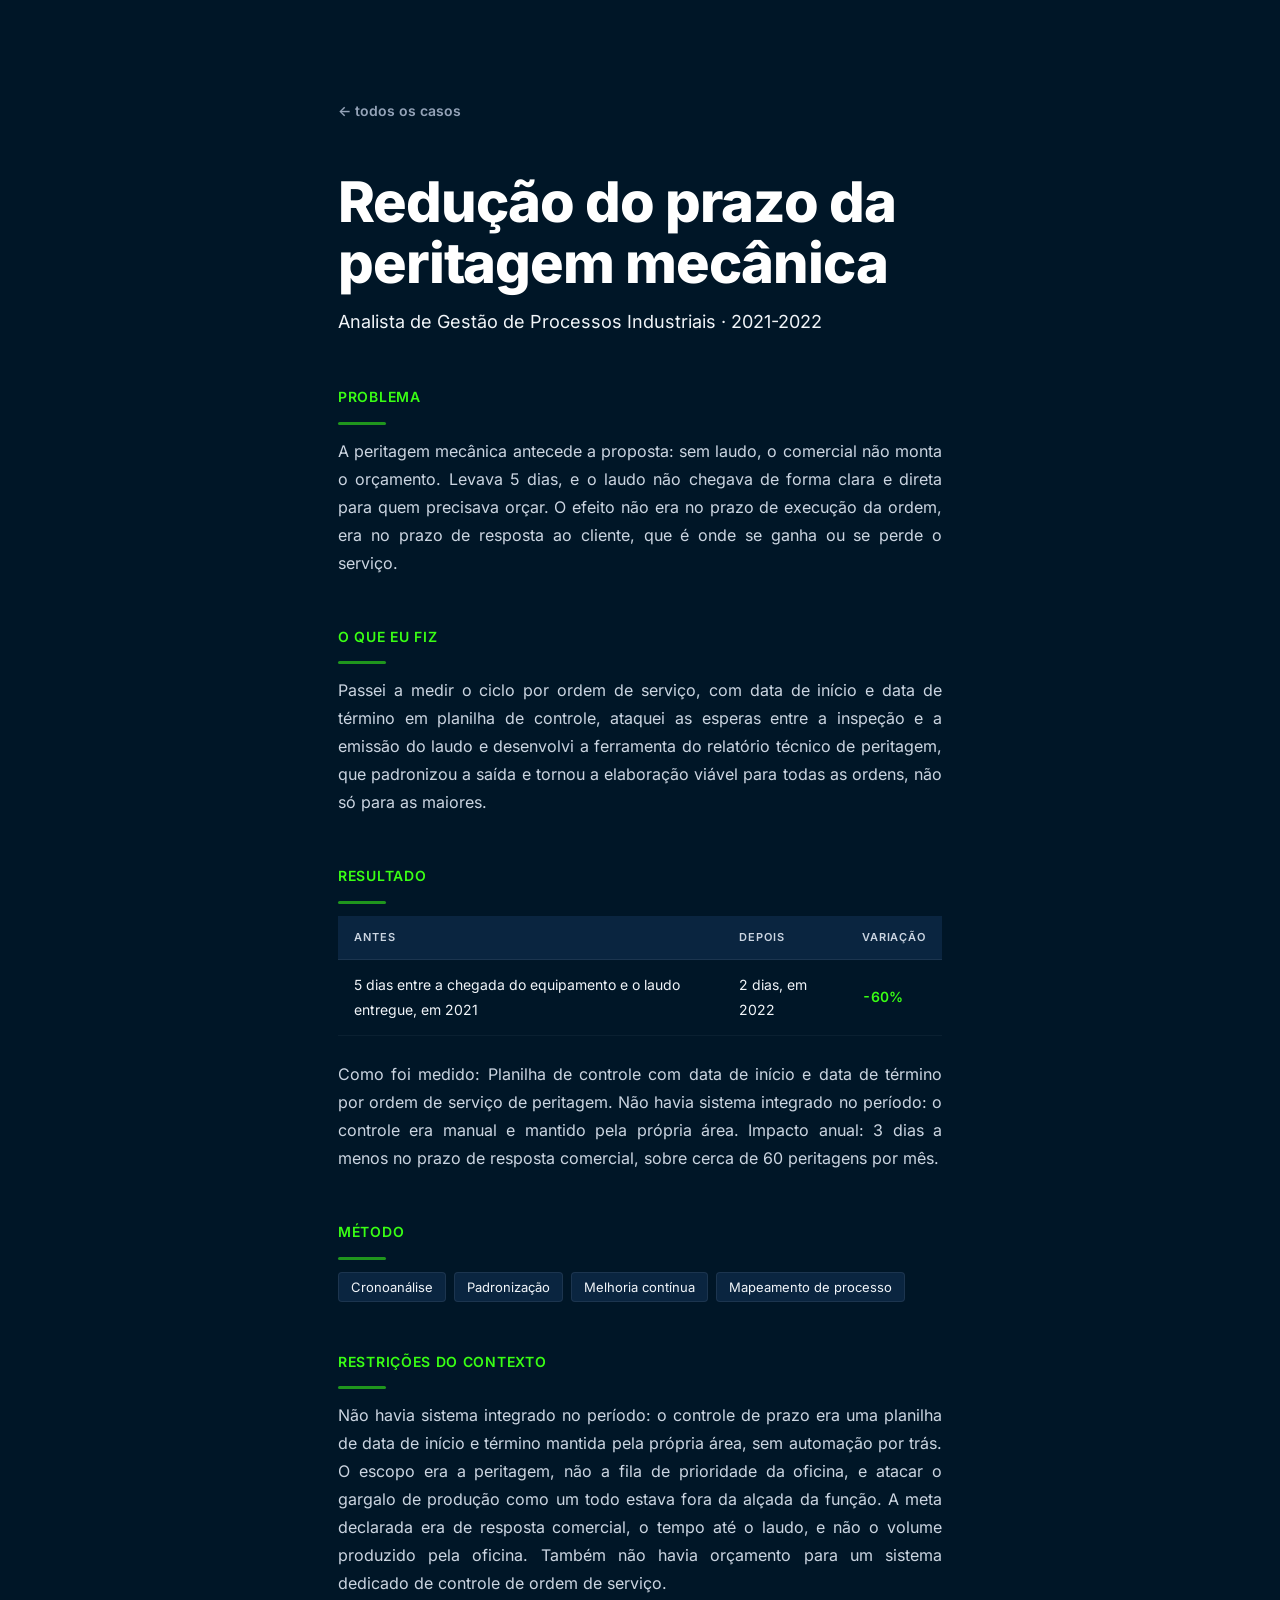
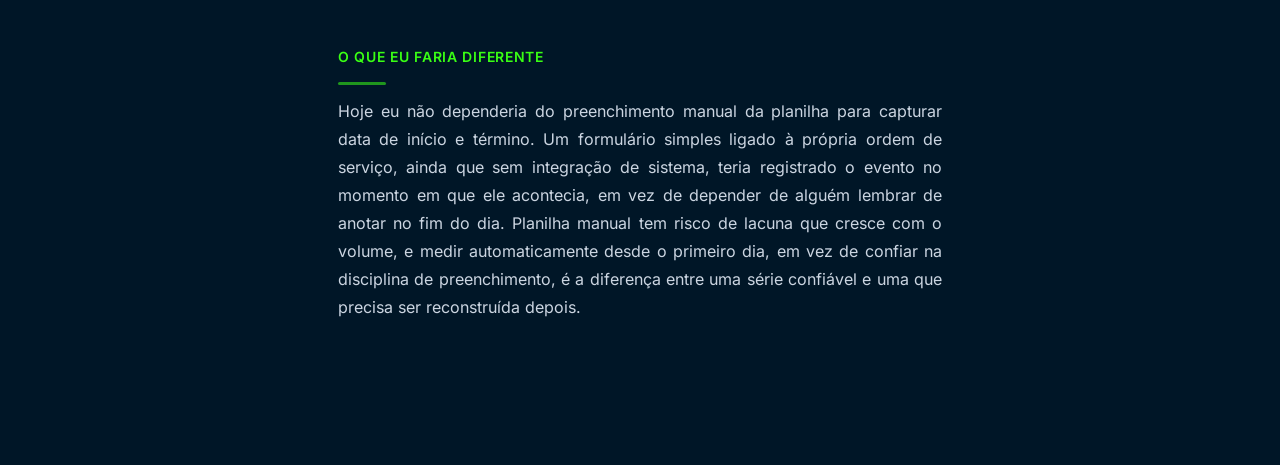
<file: caso-lead-time-peritagem.html>
<!doctype html>
<html lang="pt-BR">
<head>
<meta charset="utf-8">
<meta name="viewport" content="width=device-width,initial-scale=1">
<meta name="color-scheme" content="dark">
<title>Redução do prazo da peritagem mecânica · Marcelo Moura Moreira</title>
<meta name="description" content="Engenheiro de Melhoria Contínua | Especialista em Excelência Operacional">
<link rel="stylesheet" href="estilo.css">
</head>
<body>
<div class="env">

<a class="voltar" href="index.html">← todos os casos</a>
<h1>Redução do prazo da peritagem mecânica</h1>
<p class="papel">Analista de Gestão de Processos Industriais · 2021-2022</p>


<h3>Problema</h3>
<p>A peritagem mecânica antecede a proposta: sem laudo, o comercial não monta o orçamento. Levava 5 dias, e o laudo não chegava de forma clara e direta para quem precisava orçar. O efeito não era no prazo de execução da ordem, era no prazo de resposta ao cliente, que é onde se ganha ou se perde o serviço.</p>

<h3>O que eu fiz</h3>
<p>Passei a medir o ciclo por ordem de serviço, com data de início e data de término em planilha de controle, ataquei as esperas entre a inspeção e a emissão do laudo e desenvolvi a ferramenta do relatório técnico de peritagem, que padronizou a saída e tornou a elaboração viável para todas as ordens, não só para as maiores.</p>

<h3>Resultado</h3>

<table class="resultado">
  <tr><th>Antes</th><th>Depois</th><th>Variação</th></tr>
  <tr><td>5 dias entre a chegada do equipamento e o laudo entregue, em 2021</td><td>2 dias, em 2022</td><td>-60%</td></tr>
</table>
<p>Como foi medido: Planilha de controle com data de início e data de término por ordem de serviço de peritagem. Não havia sistema integrado no período: o controle era manual e mantido pela própria área. Impacto anual: 3 dias a menos no prazo de resposta comercial, sobre cerca de 60 peritagens por mês.</p>



<h3>Método</h3>
<ul class="metodo">
  <li>Cronoanálise</li><li>Padronização</li><li>Melhoria contínua</li><li>Mapeamento de processo</li>
</ul>

<h3>Restrições do contexto</h3>
<p>Não havia sistema integrado no período: o controle de prazo era uma planilha de data de início e término mantida pela própria área, sem automação por trás. O escopo era a peritagem, não a fila de prioridade da oficina, e atacar o gargalo de produção como um todo estava fora da alçada da função. A meta declarada era de resposta comercial, o tempo até o laudo, e não o volume produzido pela oficina. Também não havia orçamento para um sistema dedicado de controle de ordem de serviço.</p>



<h3>O que eu faria diferente</h3>
<p>Hoje eu não dependeria do preenchimento manual da planilha para capturar data de início e término. Um formulário simples ligado à própria ordem de serviço, ainda que sem integração de sistema, teria registrado o evento no momento em que ele acontecia, em vez de depender de alguém lembrar de anotar no fim do dia. Planilha manual tem risco de lacuna que cresce com o volume, e medir automaticamente desde o primeiro dia, em vez de confiar na disciplina de preenchimento, é a diferença entre uma série confiável e uma que precisa ser reconstruída depois.</p>

</div>
</body>
</html>
</file>
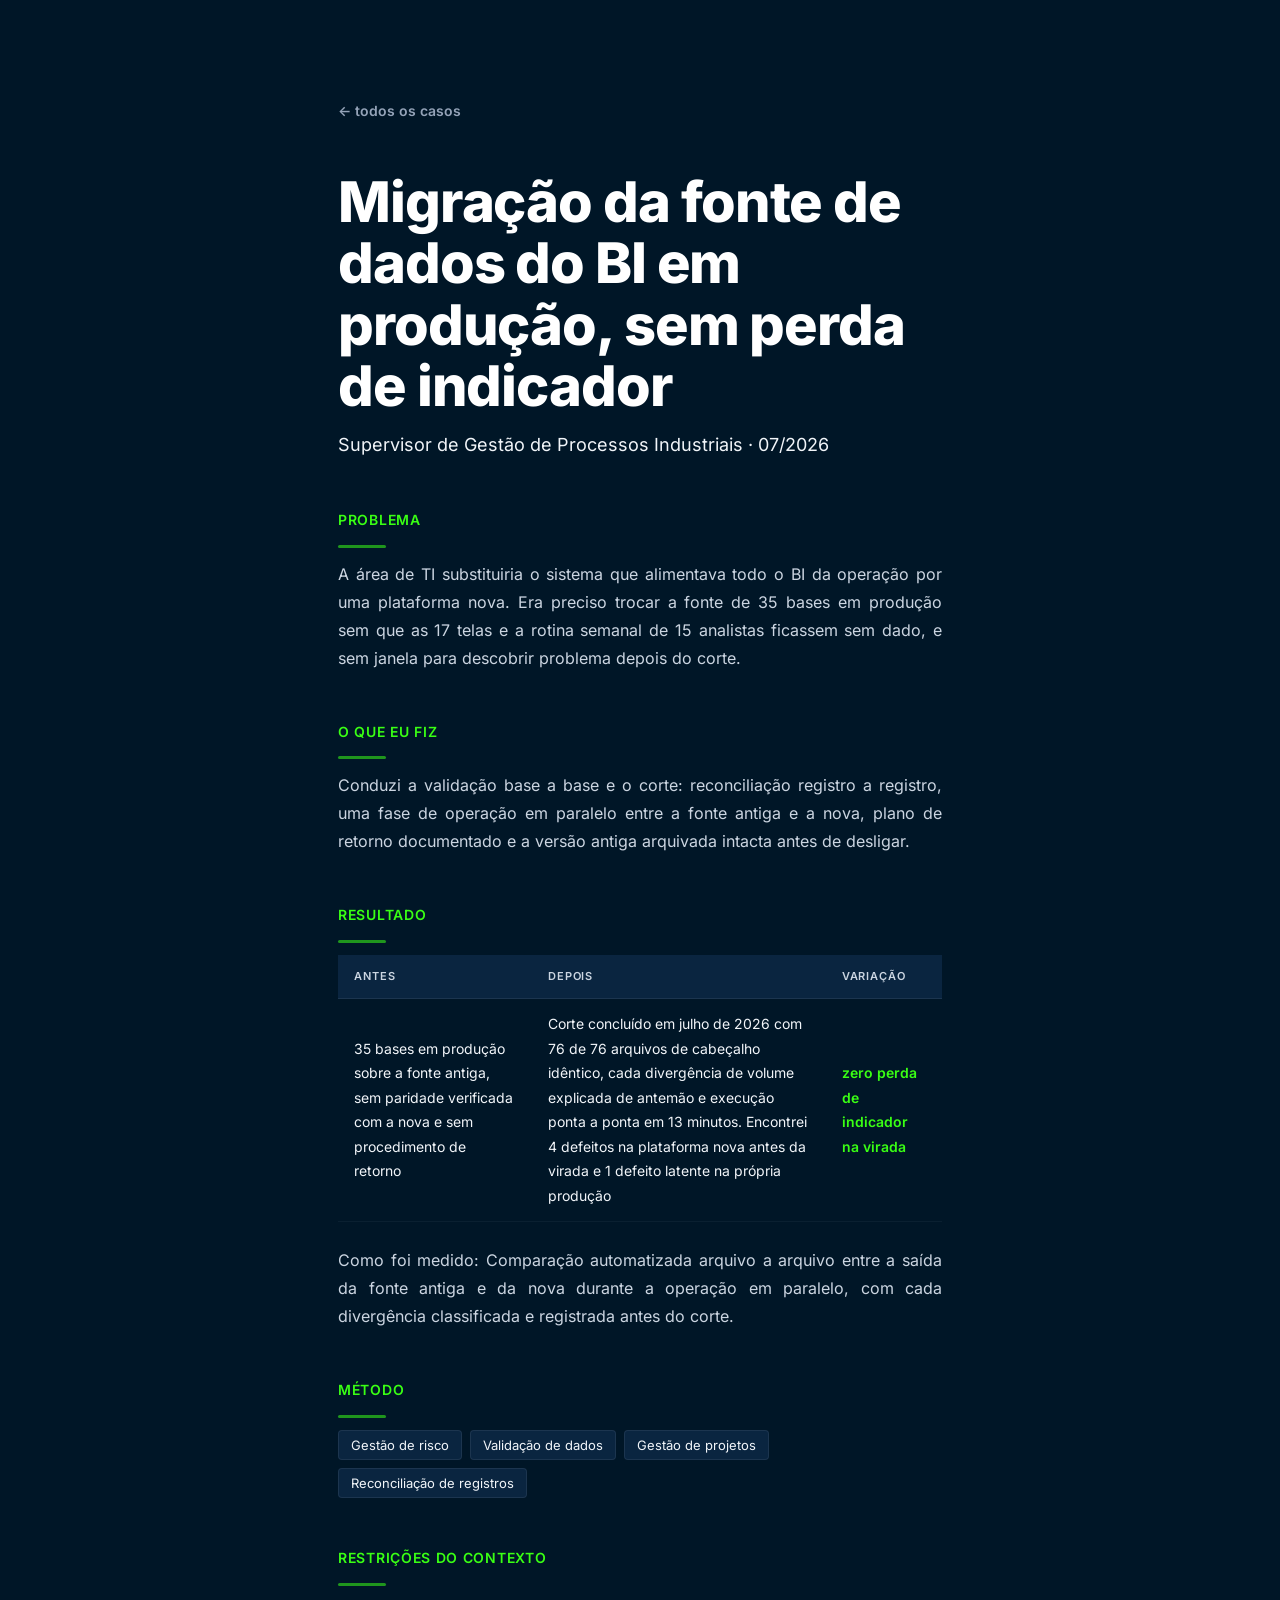
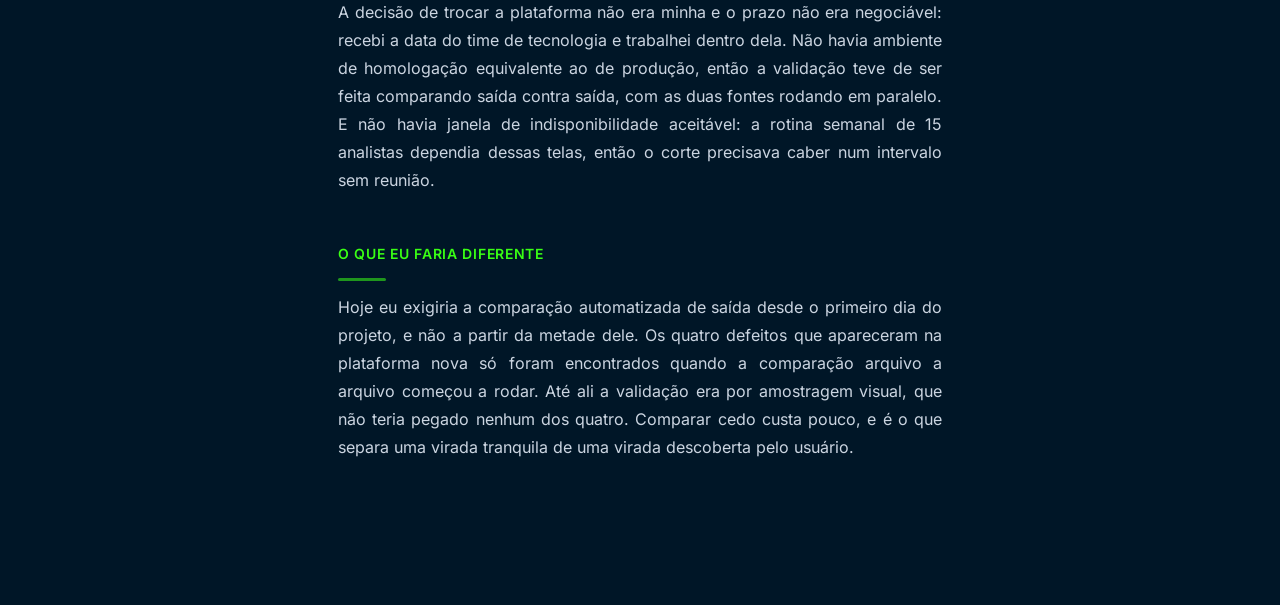
<file: caso-migracao-plataforma-dados.html>
<!doctype html>
<html lang="pt-BR">
<head>
<meta charset="utf-8">
<meta name="viewport" content="width=device-width,initial-scale=1">
<meta name="color-scheme" content="dark">
<title>Migração da fonte de dados do BI em produção, sem perda de indicador · Marcelo Moura Moreira</title>
<meta name="description" content="Engenheiro de Melhoria Contínua | Especialista em Excelência Operacional">
<link rel="stylesheet" href="estilo.css">
</head>
<body>
<div class="env">

<a class="voltar" href="index.html">← todos os casos</a>
<h1>Migração da fonte de dados do BI em produção, sem perda de indicador</h1>
<p class="papel">Supervisor de Gestão de Processos Industriais · 07/2026</p>


<h3>Problema</h3>
<p>A área de TI substituiria o sistema que alimentava todo o BI da operação por uma plataforma nova. Era preciso trocar a fonte de 35 bases em produção sem que as 17 telas e a rotina semanal de 15 analistas ficassem sem dado, e sem janela para descobrir problema depois do corte.</p>

<h3>O que eu fiz</h3>
<p>Conduzi a validação base a base e o corte: reconciliação registro a registro, uma fase de operação em paralelo entre a fonte antiga e a nova, plano de retorno documentado e a versão antiga arquivada intacta antes de desligar.</p>

<h3>Resultado</h3>

<table class="resultado">
  <tr><th>Antes</th><th>Depois</th><th>Variação</th></tr>
  <tr><td>35 bases em produção sobre a fonte antiga, sem paridade verificada com a nova e sem procedimento de retorno</td><td>Corte concluído em julho de 2026 com 76 de 76 arquivos de cabeçalho idêntico, cada divergência de volume explicada de antemão e execução ponta a ponta em 13 minutos. Encontrei 4 defeitos na plataforma nova antes da virada e 1 defeito latente na própria produção</td><td>zero perda de indicador na virada</td></tr>
</table>
<p>Como foi medido: Comparação automatizada arquivo a arquivo entre a saída da fonte antiga e da nova durante a operação em paralelo, com cada divergência classificada e registrada antes do corte.</p>



<h3>Método</h3>
<ul class="metodo">
  <li>Gestão de risco</li><li>Validação de dados</li><li>Gestão de projetos</li><li>Reconciliação de registros</li>
</ul>

<h3>Restrições do contexto</h3>
<p>A decisão de trocar a plataforma não era minha e o prazo não era negociável: recebi a data do time de tecnologia e trabalhei dentro dela. Não havia ambiente de homologação equivalente ao de produção, então a validação teve de ser feita comparando saída contra saída, com as duas fontes rodando em paralelo. E não havia janela de indisponibilidade aceitável: a rotina semanal de 15 analistas dependia dessas telas, então o corte precisava caber num intervalo sem reunião.</p>



<h3>O que eu faria diferente</h3>
<p>Hoje eu exigiria a comparação automatizada de saída desde o primeiro dia do projeto, e não a partir da metade dele. Os quatro defeitos que apareceram na plataforma nova só foram encontrados quando a comparação arquivo a arquivo começou a rodar. Até ali a validação era por amostragem visual, que não teria pegado nenhum dos quatro. Comparar cedo custa pouco, e é o que separa uma virada tranquila de uma virada descoberta pelo usuário.</p>

</div>
</body>
</html>
</file>
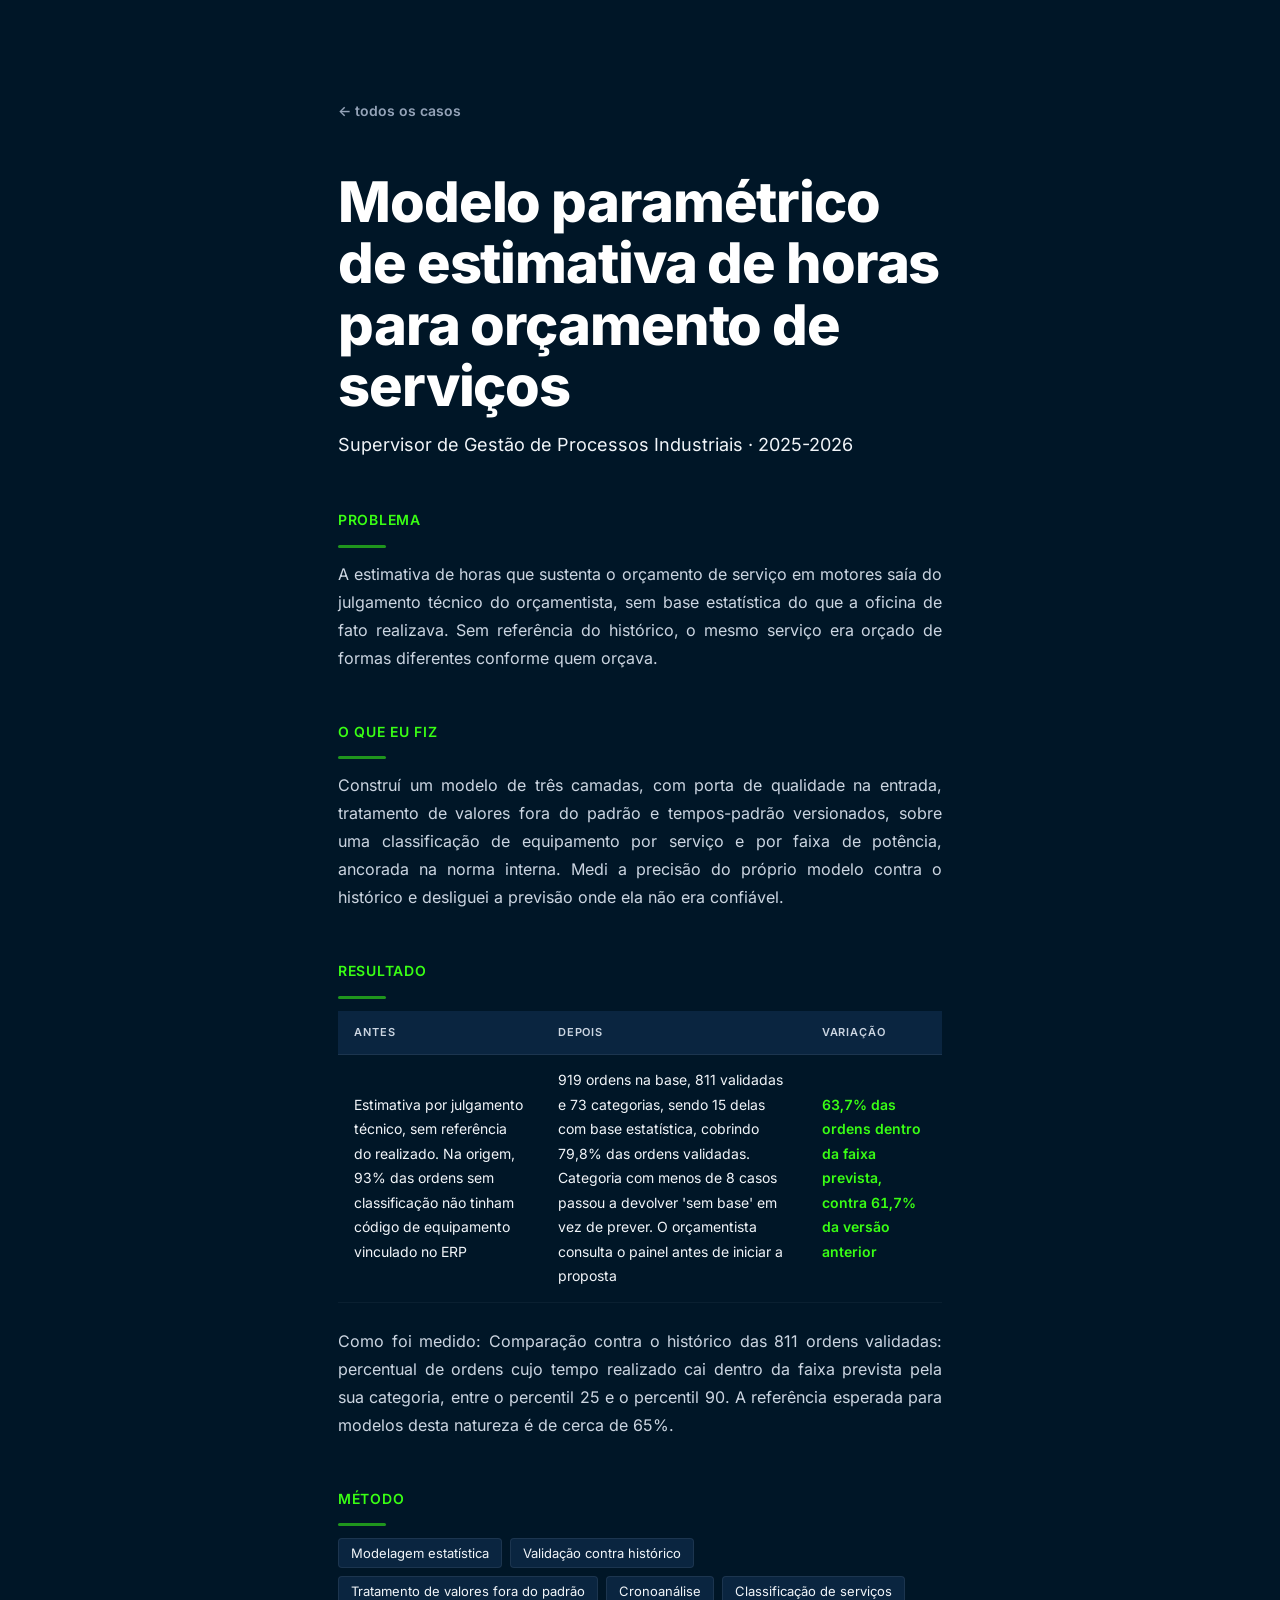
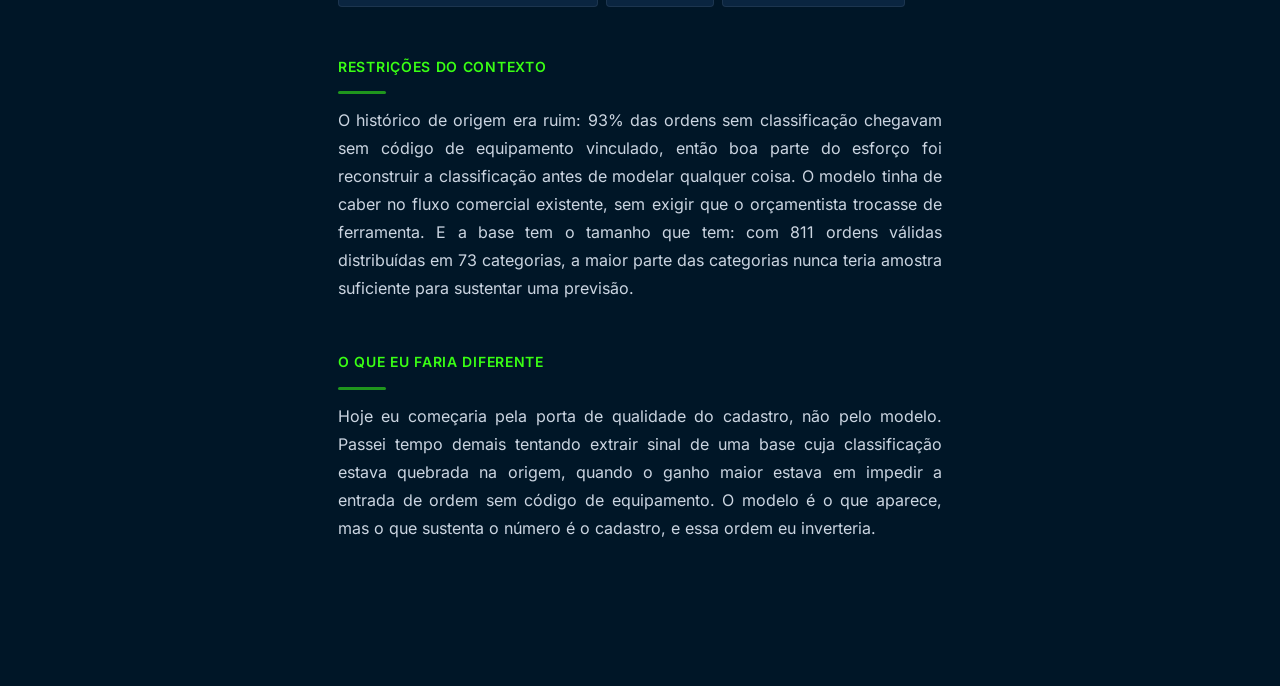
<file: caso-orcamentacao-parametrica.html>
<!doctype html>
<html lang="pt-BR">
<head>
<meta charset="utf-8">
<meta name="viewport" content="width=device-width,initial-scale=1">
<meta name="color-scheme" content="dark">
<title>Modelo paramétrico de estimativa de horas para orçamento de serviços · Marcelo Moura Moreira</title>
<meta name="description" content="Engenheiro de Melhoria Contínua | Especialista em Excelência Operacional">
<link rel="stylesheet" href="estilo.css">
</head>
<body>
<div class="env">

<a class="voltar" href="index.html">← todos os casos</a>
<h1>Modelo paramétrico de estimativa de horas para orçamento de serviços</h1>
<p class="papel">Supervisor de Gestão de Processos Industriais · 2025-2026</p>


<h3>Problema</h3>
<p>A estimativa de horas que sustenta o orçamento de serviço em motores saía do julgamento técnico do orçamentista, sem base estatística do que a oficina de fato realizava. Sem referência do histórico, o mesmo serviço era orçado de formas diferentes conforme quem orçava.</p>

<h3>O que eu fiz</h3>
<p>Construí um modelo de três camadas, com porta de qualidade na entrada, tratamento de valores fora do padrão e tempos-padrão versionados, sobre uma classificação de equipamento por serviço e por faixa de potência, ancorada na norma interna. Medi a precisão do próprio modelo contra o histórico e desliguei a previsão onde ela não era confiável.</p>

<h3>Resultado</h3>

<table class="resultado">
  <tr><th>Antes</th><th>Depois</th><th>Variação</th></tr>
  <tr><td>Estimativa por julgamento técnico, sem referência do realizado. Na origem, 93% das ordens sem classificação não tinham código de equipamento vinculado no ERP</td><td>919 ordens na base, 811 validadas e 73 categorias, sendo 15 delas com base estatística, cobrindo 79,8% das ordens validadas. Categoria com menos de 8 casos passou a devolver &#39;sem base&#39; em vez de prever. O orçamentista consulta o painel antes de iniciar a proposta</td><td>63,7% das ordens dentro da faixa prevista, contra 61,7% da versão anterior</td></tr>
</table>
<p>Como foi medido: Comparação contra o histórico das 811 ordens validadas: percentual de ordens cujo tempo realizado cai dentro da faixa prevista pela sua categoria, entre o percentil 25 e o percentil 90. A referência esperada para modelos desta natureza é de cerca de 65%.</p>



<h3>Método</h3>
<ul class="metodo">
  <li>Modelagem estatística</li><li>Validação contra histórico</li><li>Tratamento de valores fora do padrão</li><li>Cronoanálise</li><li>Classificação de serviços</li>
</ul>

<h3>Restrições do contexto</h3>
<p>O histórico de origem era ruim: 93% das ordens sem classificação chegavam sem código de equipamento vinculado, então boa parte do esforço foi reconstruir a classificação antes de modelar qualquer coisa. O modelo tinha de caber no fluxo comercial existente, sem exigir que o orçamentista trocasse de ferramenta. E a base tem o tamanho que tem: com 811 ordens válidas distribuídas em 73 categorias, a maior parte das categorias nunca teria amostra suficiente para sustentar uma previsão.</p>



<h3>O que eu faria diferente</h3>
<p>Hoje eu começaria pela porta de qualidade do cadastro, não pelo modelo. Passei tempo demais tentando extrair sinal de uma base cuja classificação estava quebrada na origem, quando o ganho maior estava em impedir a entrada de ordem sem código de equipamento. O modelo é o que aparece, mas o que sustenta o número é o cadastro, e essa ordem eu inverteria.</p>

</div>
</body>
</html>
</file>
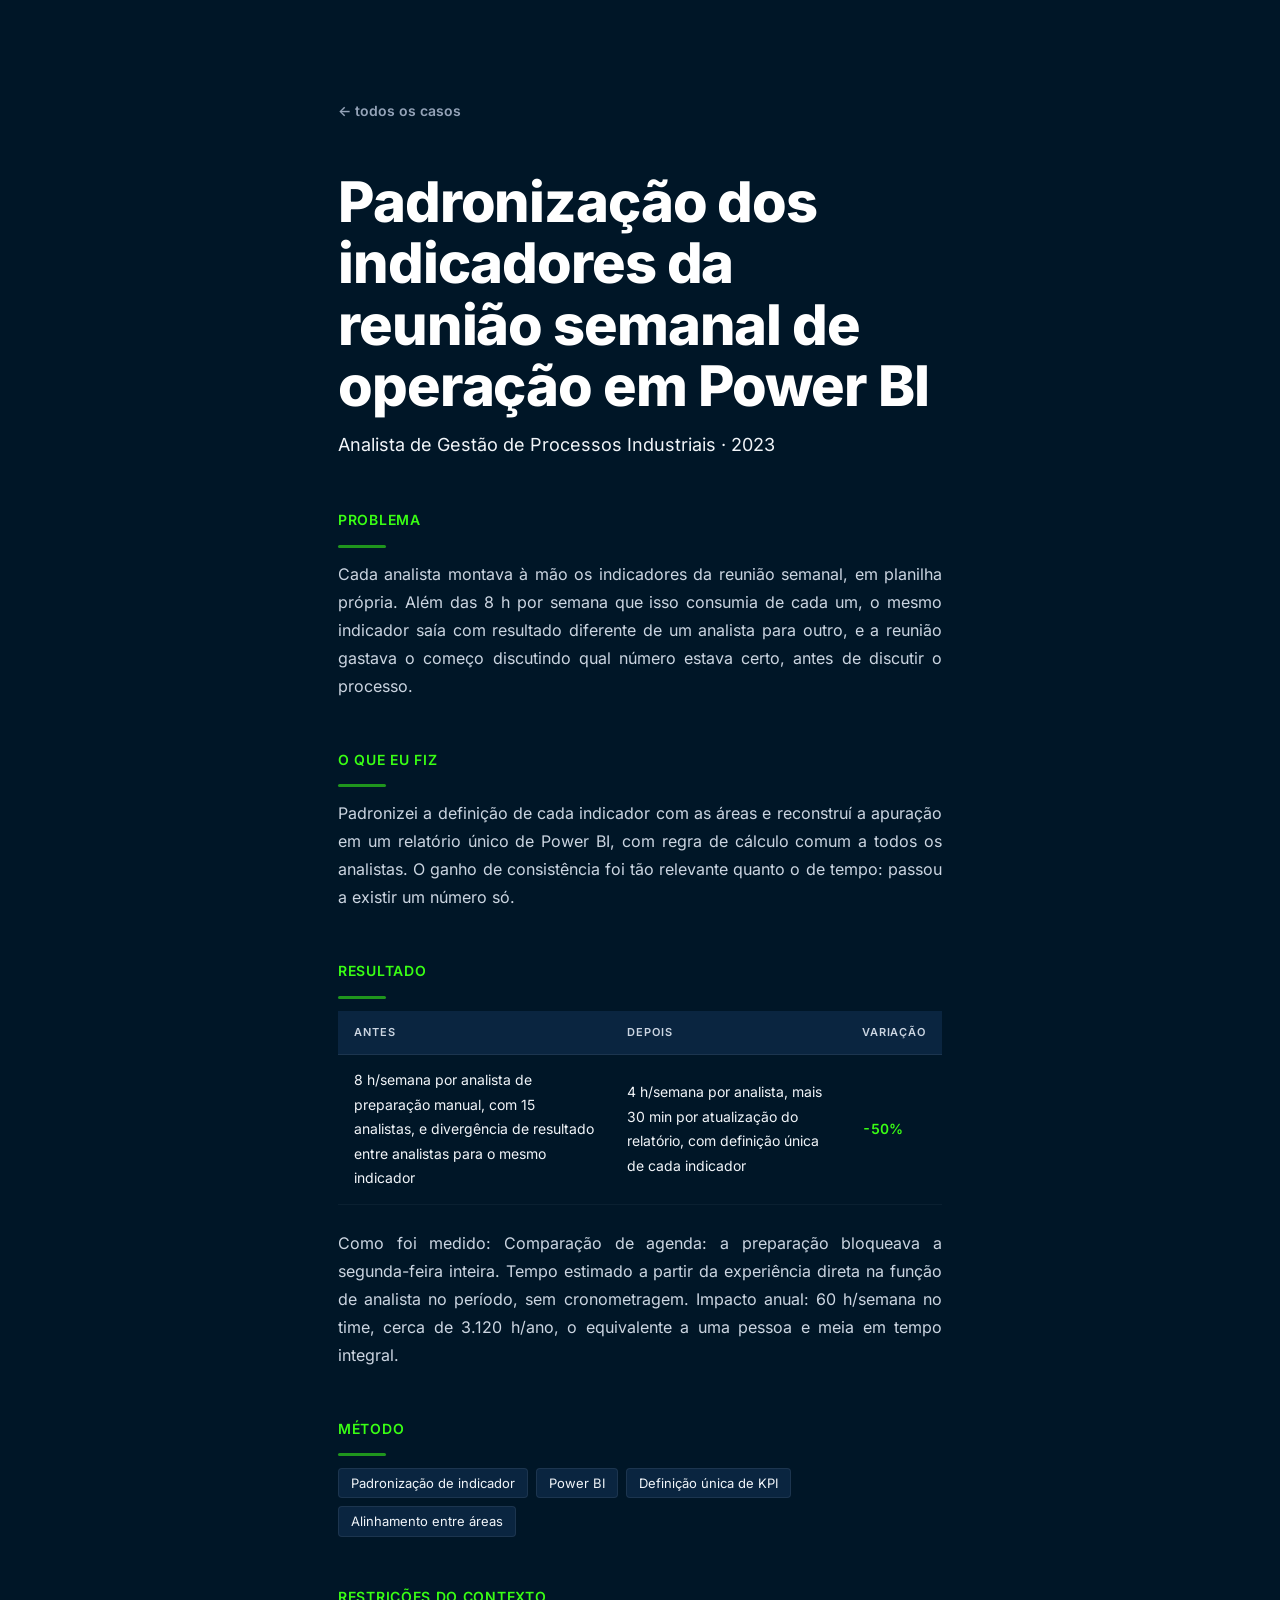
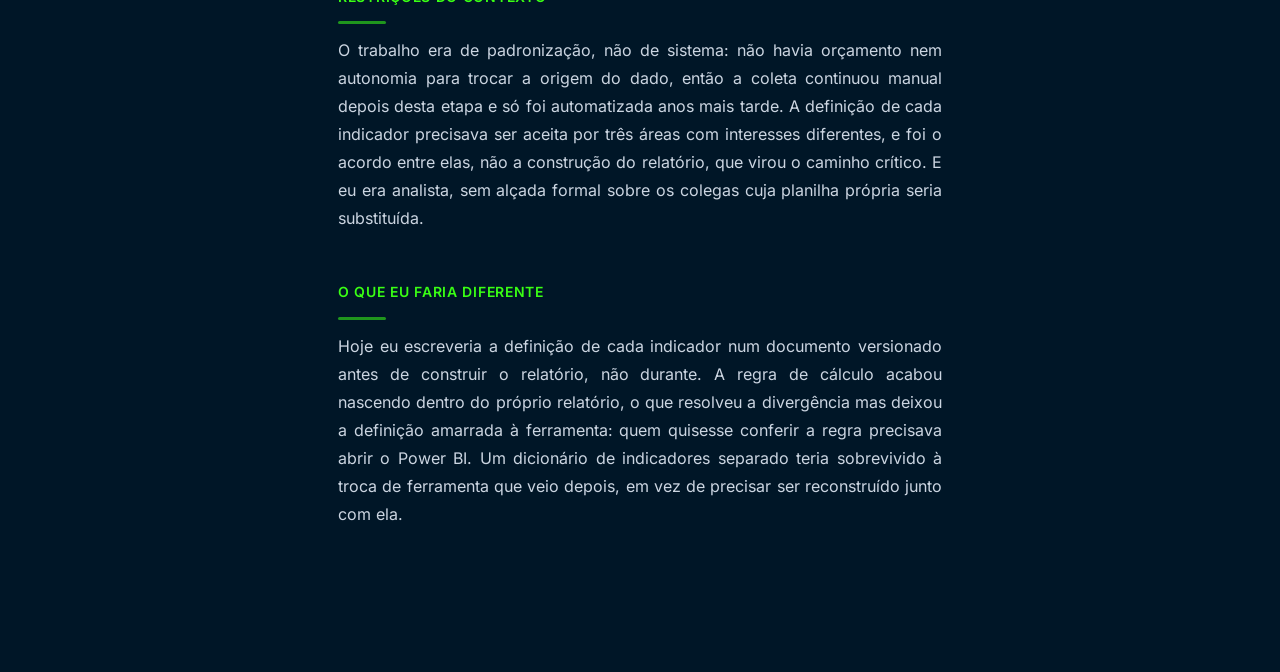
<file: caso-padronizacao-indicadores-reuniao-semanal.html>
<!doctype html>
<html lang="pt-BR">
<head>
<meta charset="utf-8">
<meta name="viewport" content="width=device-width,initial-scale=1">
<meta name="color-scheme" content="dark">
<title>Padronização dos indicadores da reunião semanal de operação em Power BI · Marcelo Moura Moreira</title>
<meta name="description" content="Engenheiro de Melhoria Contínua | Especialista em Excelência Operacional">
<link rel="stylesheet" href="estilo.css">
</head>
<body>
<div class="env">

<a class="voltar" href="index.html">← todos os casos</a>
<h1>Padronização dos indicadores da reunião semanal de operação em Power BI</h1>
<p class="papel">Analista de Gestão de Processos Industriais · 2023</p>


<h3>Problema</h3>
<p>Cada analista montava à mão os indicadores da reunião semanal, em planilha própria. Além das 8 h por semana que isso consumia de cada um, o mesmo indicador saía com resultado diferente de um analista para outro, e a reunião gastava o começo discutindo qual número estava certo, antes de discutir o processo.</p>

<h3>O que eu fiz</h3>
<p>Padronizei a definição de cada indicador com as áreas e reconstruí a apuração em um relatório único de Power BI, com regra de cálculo comum a todos os analistas. O ganho de consistência foi tão relevante quanto o de tempo: passou a existir um número só.</p>

<h3>Resultado</h3>

<table class="resultado">
  <tr><th>Antes</th><th>Depois</th><th>Variação</th></tr>
  <tr><td>8 h/semana por analista de preparação manual, com 15 analistas, e divergência de resultado entre analistas para o mesmo indicador</td><td>4 h/semana por analista, mais 30 min por atualização do relatório, com definição única de cada indicador</td><td>-50%</td></tr>
</table>
<p>Como foi medido: Comparação de agenda: a preparação bloqueava a segunda-feira inteira. Tempo estimado a partir da experiência direta na função de analista no período, sem cronometragem. Impacto anual: 60 h/semana no time, cerca de 3.120 h/ano, o equivalente a uma pessoa e meia em tempo integral.</p>



<h3>Método</h3>
<ul class="metodo">
  <li>Padronização de indicador</li><li>Power BI</li><li>Definição única de KPI</li><li>Alinhamento entre áreas</li>
</ul>

<h3>Restrições do contexto</h3>
<p>O trabalho era de padronização, não de sistema: não havia orçamento nem autonomia para trocar a origem do dado, então a coleta continuou manual depois desta etapa e só foi automatizada anos mais tarde. A definição de cada indicador precisava ser aceita por três áreas com interesses diferentes, e foi o acordo entre elas, não a construção do relatório, que virou o caminho crítico. E eu era analista, sem alçada formal sobre os colegas cuja planilha própria seria substituída.</p>



<h3>O que eu faria diferente</h3>
<p>Hoje eu escreveria a definição de cada indicador num documento versionado antes de construir o relatório, não durante. A regra de cálculo acabou nascendo dentro do próprio relatório, o que resolveu a divergência mas deixou a definição amarrada à ferramenta: quem quisesse conferir a regra precisava abrir o Power BI. Um dicionário de indicadores separado teria sobrevivido à troca de ferramenta que veio depois, em vez de precisar ser reconstruído junto com ela.</p>

</div>
</body>
</html>
</file>
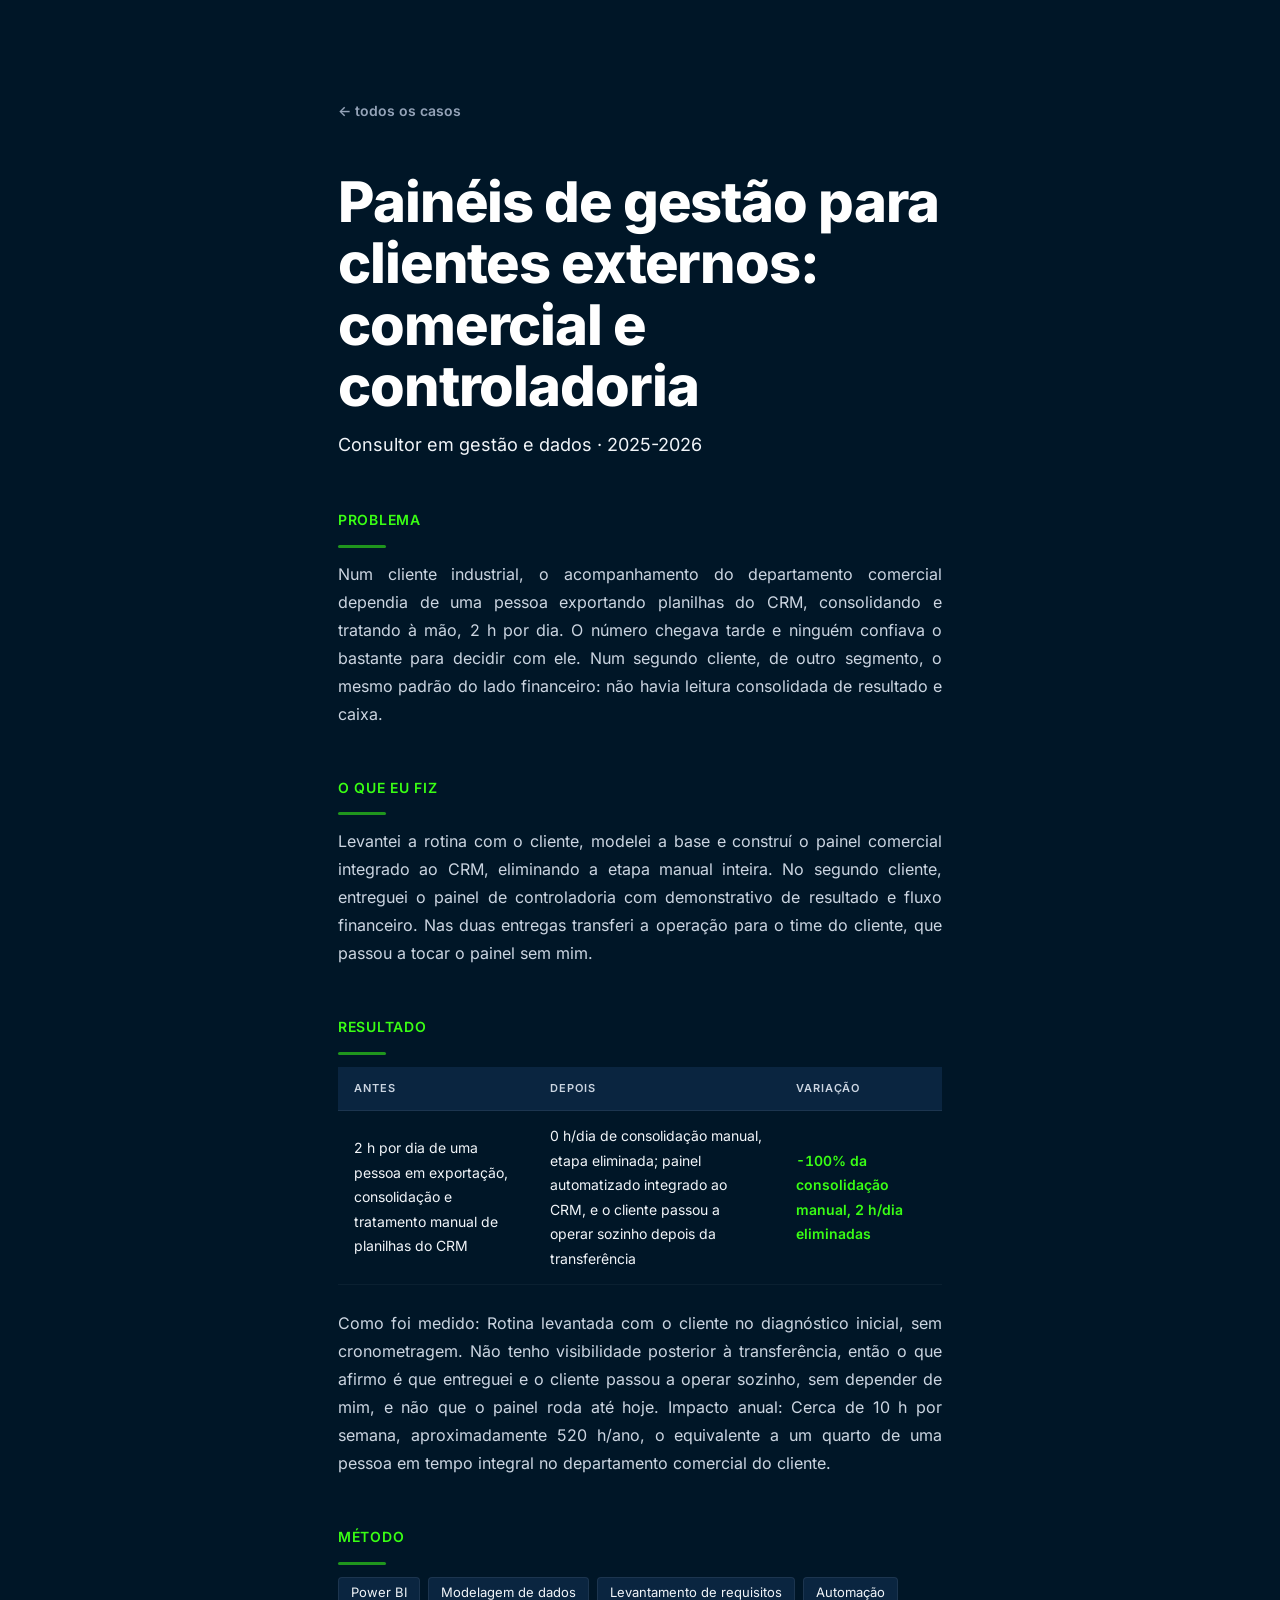
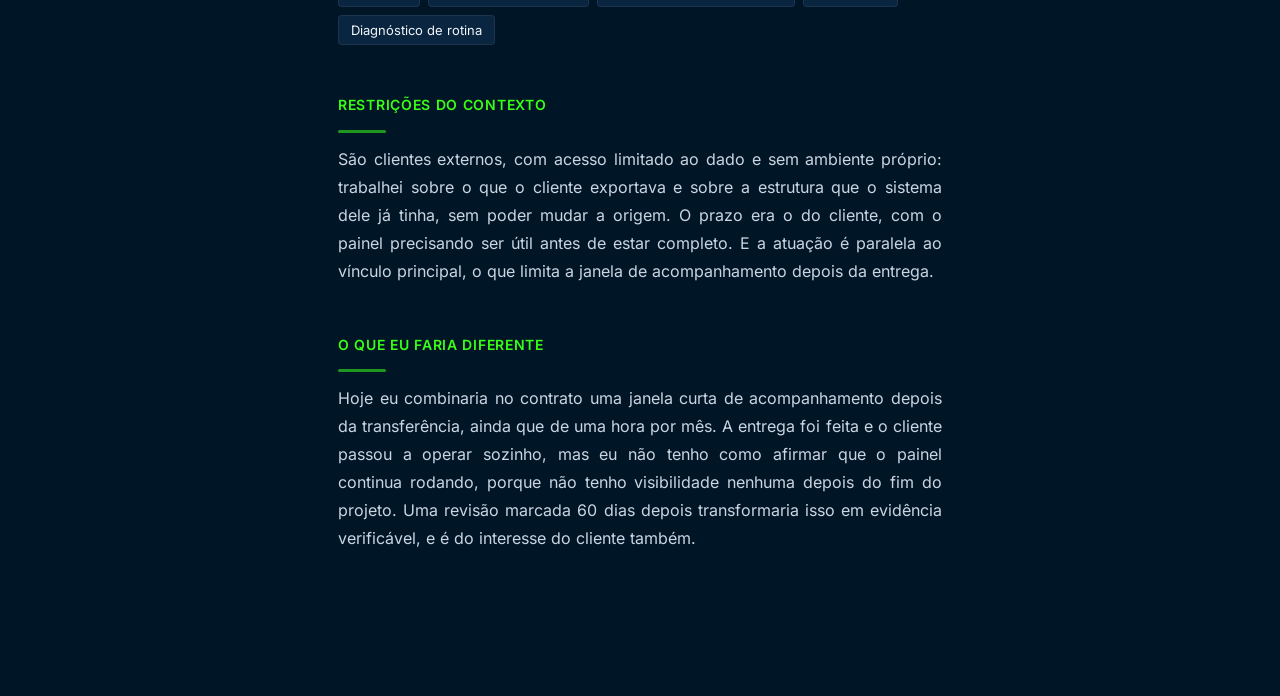
<file: caso-paineis-gestao-cliente-externo.html>
<!doctype html>
<html lang="pt-BR">
<head>
<meta charset="utf-8">
<meta name="viewport" content="width=device-width,initial-scale=1">
<meta name="color-scheme" content="dark">
<title>Painéis de gestão para clientes externos: comercial e controladoria · Marcelo Moura Moreira</title>
<meta name="description" content="Engenheiro de Melhoria Contínua | Especialista em Excelência Operacional">
<link rel="stylesheet" href="estilo.css">
</head>
<body>
<div class="env">

<a class="voltar" href="index.html">← todos os casos</a>
<h1>Painéis de gestão para clientes externos: comercial e controladoria</h1>
<p class="papel">Consultor em gestão e dados · 2025-2026</p>


<h3>Problema</h3>
<p>Num cliente industrial, o acompanhamento do departamento comercial dependia de uma pessoa exportando planilhas do CRM, consolidando e tratando à mão, 2 h por dia. O número chegava tarde e ninguém confiava o bastante para decidir com ele. Num segundo cliente, de outro segmento, o mesmo padrão do lado financeiro: não havia leitura consolidada de resultado e caixa.</p>

<h3>O que eu fiz</h3>
<p>Levantei a rotina com o cliente, modelei a base e construí o painel comercial integrado ao CRM, eliminando a etapa manual inteira. No segundo cliente, entreguei o painel de controladoria com demonstrativo de resultado e fluxo financeiro. Nas duas entregas transferi a operação para o time do cliente, que passou a tocar o painel sem mim.</p>

<h3>Resultado</h3>

<table class="resultado">
  <tr><th>Antes</th><th>Depois</th><th>Variação</th></tr>
  <tr><td>2 h por dia de uma pessoa em exportação, consolidação e tratamento manual de planilhas do CRM</td><td>0 h/dia de consolidação manual, etapa eliminada; painel automatizado integrado ao CRM, e o cliente passou a operar sozinho depois da transferência</td><td>-100% da consolidação manual, 2 h/dia eliminadas</td></tr>
</table>
<p>Como foi medido: Rotina levantada com o cliente no diagnóstico inicial, sem cronometragem. Não tenho visibilidade posterior à transferência, então o que afirmo é que entreguei e o cliente passou a operar sozinho, sem depender de mim, e não que o painel roda até hoje. Impacto anual: Cerca de 10 h por semana, aproximadamente 520 h/ano, o equivalente a um quarto de uma pessoa em tempo integral no departamento comercial do cliente.</p>



<h3>Método</h3>
<ul class="metodo">
  <li>Power BI</li><li>Modelagem de dados</li><li>Levantamento de requisitos</li><li>Automação</li><li>Diagnóstico de rotina</li>
</ul>

<h3>Restrições do contexto</h3>
<p>São clientes externos, com acesso limitado ao dado e sem ambiente próprio: trabalhei sobre o que o cliente exportava e sobre a estrutura que o sistema dele já tinha, sem poder mudar a origem. O prazo era o do cliente, com o painel precisando ser útil antes de estar completo. E a atuação é paralela ao vínculo principal, o que limita a janela de acompanhamento depois da entrega.</p>



<h3>O que eu faria diferente</h3>
<p>Hoje eu combinaria no contrato uma janela curta de acompanhamento depois da transferência, ainda que de uma hora por mês. A entrega foi feita e o cliente passou a operar sozinho, mas eu não tenho como afirmar que o painel continua rodando, porque não tenho visibilidade nenhuma depois do fim do projeto. Uma revisão marcada 60 dias depois transformaria isso em evidência verificável, e é do interesse do cliente também.</p>

</div>
</body>
</html>
</file>
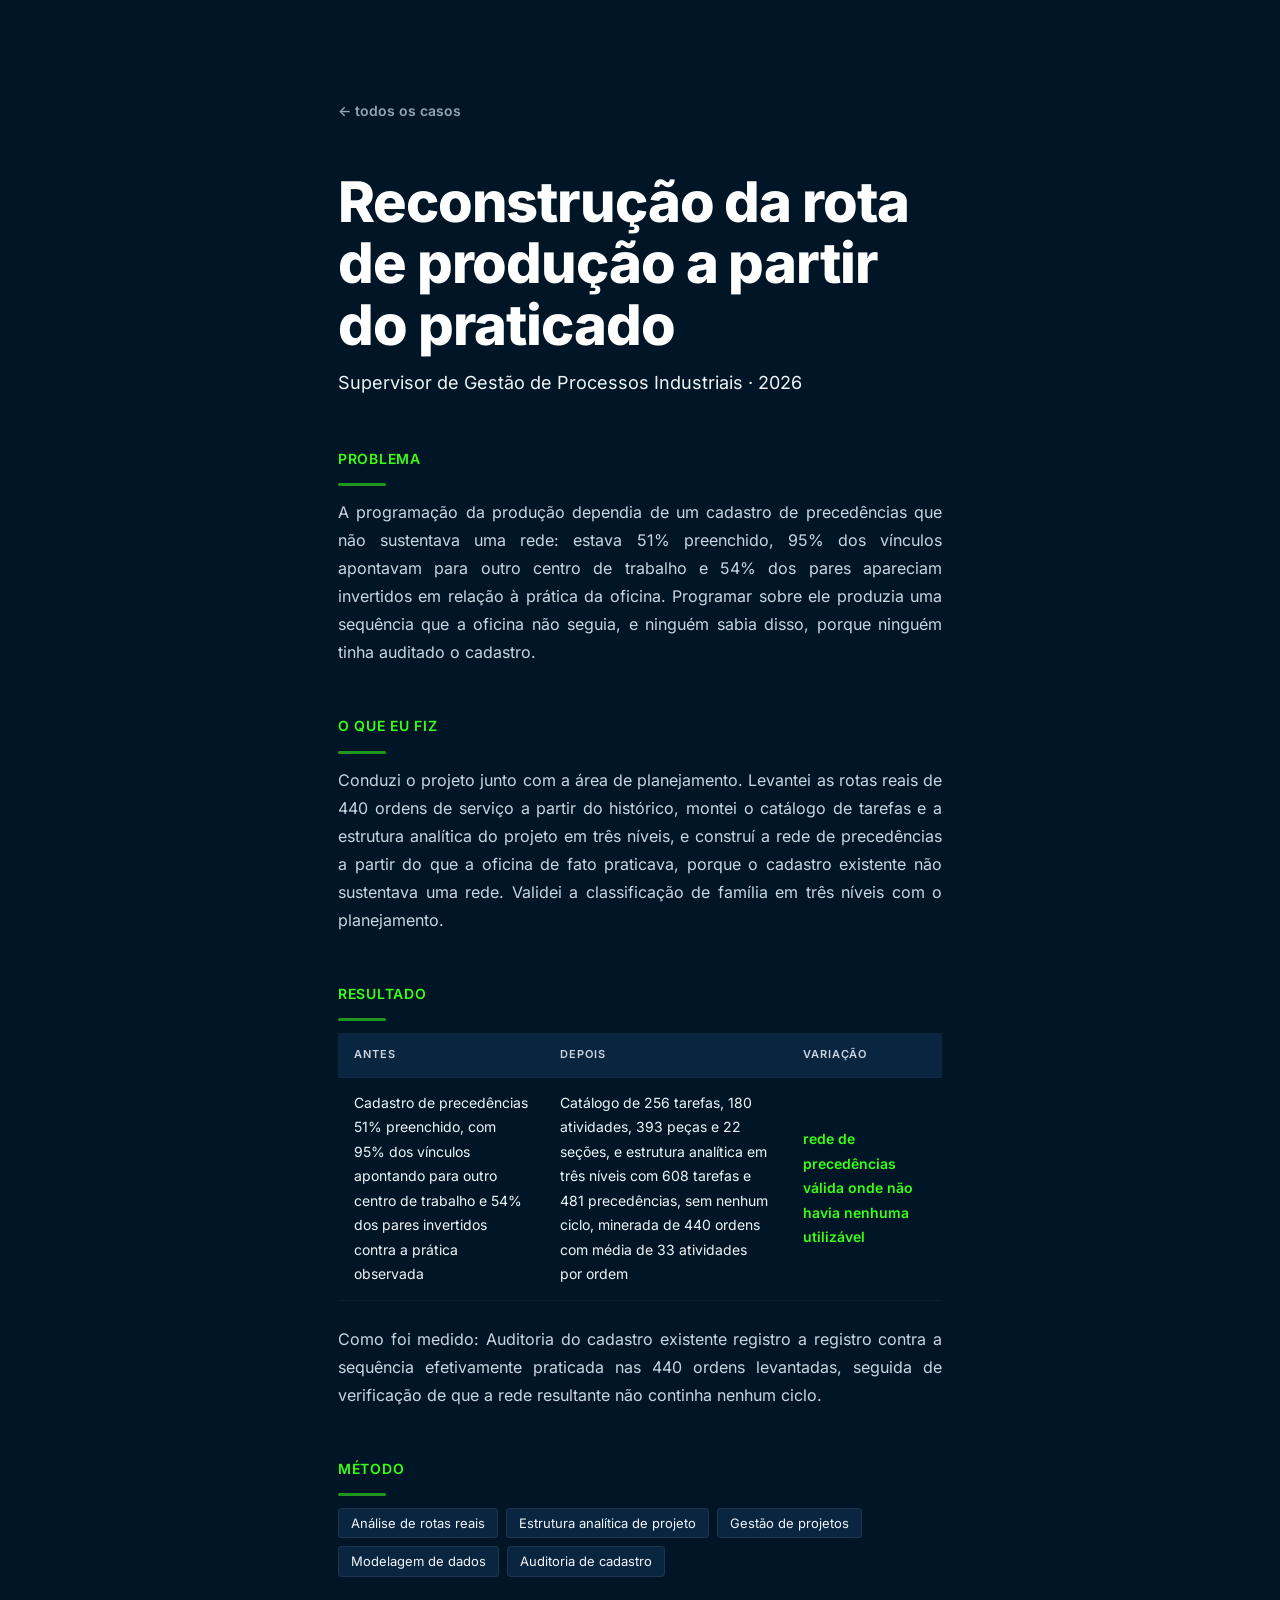
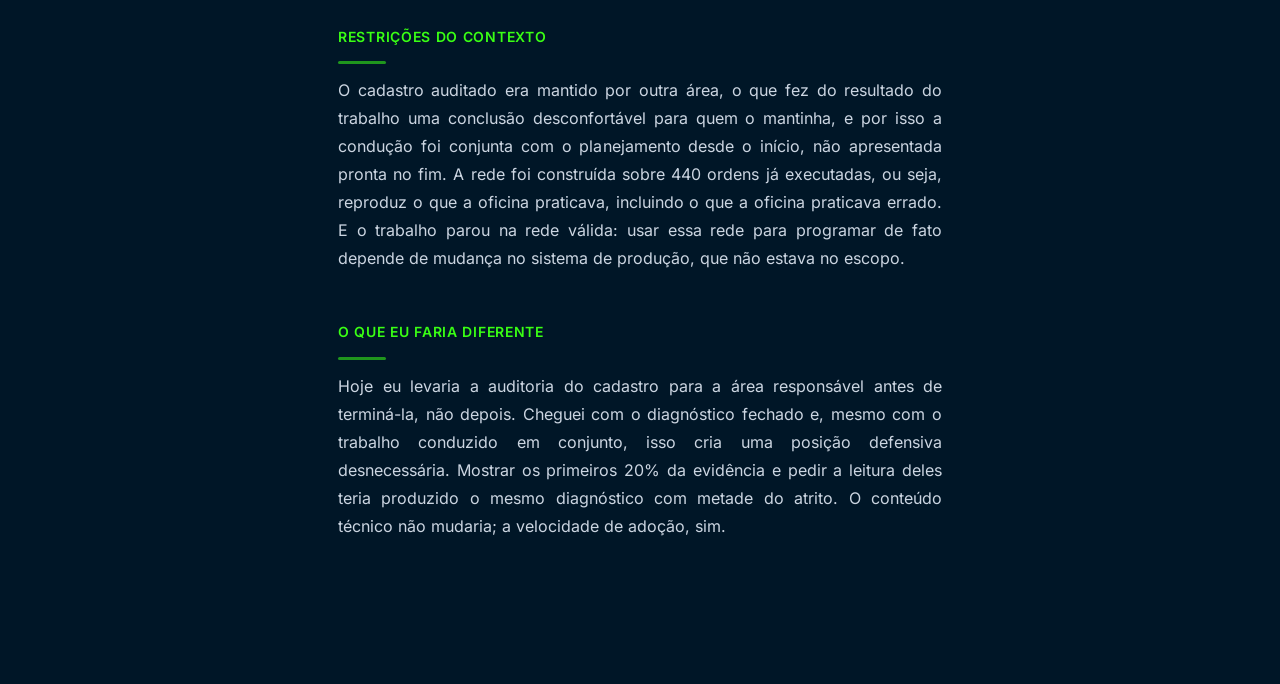
<file: caso-pcp-2-0-rota-producao.html>
<!doctype html>
<html lang="pt-BR">
<head>
<meta charset="utf-8">
<meta name="viewport" content="width=device-width,initial-scale=1">
<meta name="color-scheme" content="dark">
<title>Reconstrução da rota de produção a partir do praticado · Marcelo Moura Moreira</title>
<meta name="description" content="Engenheiro de Melhoria Contínua | Especialista em Excelência Operacional">
<link rel="stylesheet" href="estilo.css">
</head>
<body>
<div class="env">

<a class="voltar" href="index.html">← todos os casos</a>
<h1>Reconstrução da rota de produção a partir do praticado</h1>
<p class="papel">Supervisor de Gestão de Processos Industriais · 2026</p>


<h3>Problema</h3>
<p>A programação da produção dependia de um cadastro de precedências que não sustentava uma rede: estava 51% preenchido, 95% dos vínculos apontavam para outro centro de trabalho e 54% dos pares apareciam invertidos em relação à prática da oficina. Programar sobre ele produzia uma sequência que a oficina não seguia, e ninguém sabia disso, porque ninguém tinha auditado o cadastro.</p>

<h3>O que eu fiz</h3>
<p>Conduzi o projeto junto com a área de planejamento. Levantei as rotas reais de 440 ordens de serviço a partir do histórico, montei o catálogo de tarefas e a estrutura analítica do projeto em três níveis, e construí a rede de precedências a partir do que a oficina de fato praticava, porque o cadastro existente não sustentava uma rede. Validei a classificação de família em três níveis com o planejamento.</p>

<h3>Resultado</h3>

<table class="resultado">
  <tr><th>Antes</th><th>Depois</th><th>Variação</th></tr>
  <tr><td>Cadastro de precedências 51% preenchido, com 95% dos vínculos apontando para outro centro de trabalho e 54% dos pares invertidos contra a prática observada</td><td>Catálogo de 256 tarefas, 180 atividades, 393 peças e 22 seções, e estrutura analítica em três níveis com 608 tarefas e 481 precedências, sem nenhum ciclo, minerada de 440 ordens com média de 33 atividades por ordem</td><td>rede de precedências válida onde não havia nenhuma utilizável</td></tr>
</table>
<p>Como foi medido: Auditoria do cadastro existente registro a registro contra a sequência efetivamente praticada nas 440 ordens levantadas, seguida de verificação de que a rede resultante não continha nenhum ciclo.</p>



<h3>Método</h3>
<ul class="metodo">
  <li>Análise de rotas reais</li><li>Estrutura analítica de projeto</li><li>Gestão de projetos</li><li>Modelagem de dados</li><li>Auditoria de cadastro</li>
</ul>

<h3>Restrições do contexto</h3>
<p>O cadastro auditado era mantido por outra área, o que fez do resultado do trabalho uma conclusão desconfortável para quem o mantinha, e por isso a condução foi conjunta com o planejamento desde o início, não apresentada pronta no fim. A rede foi construída sobre 440 ordens já executadas, ou seja, reproduz o que a oficina praticava, incluindo o que a oficina praticava errado. E o trabalho parou na rede válida: usar essa rede para programar de fato depende de mudança no sistema de produção, que não estava no escopo.</p>



<h3>O que eu faria diferente</h3>
<p>Hoje eu levaria a auditoria do cadastro para a área responsável antes de terminá-la, não depois. Cheguei com o diagnóstico fechado e, mesmo com o trabalho conduzido em conjunto, isso cria uma posição defensiva desnecessária. Mostrar os primeiros 20% da evidência e pedir a leitura deles teria produzido o mesmo diagnóstico com metade do atrito. O conteúdo técnico não mudaria; a velocidade de adoção, sim.</p>

</div>
</body>
</html>
</file>
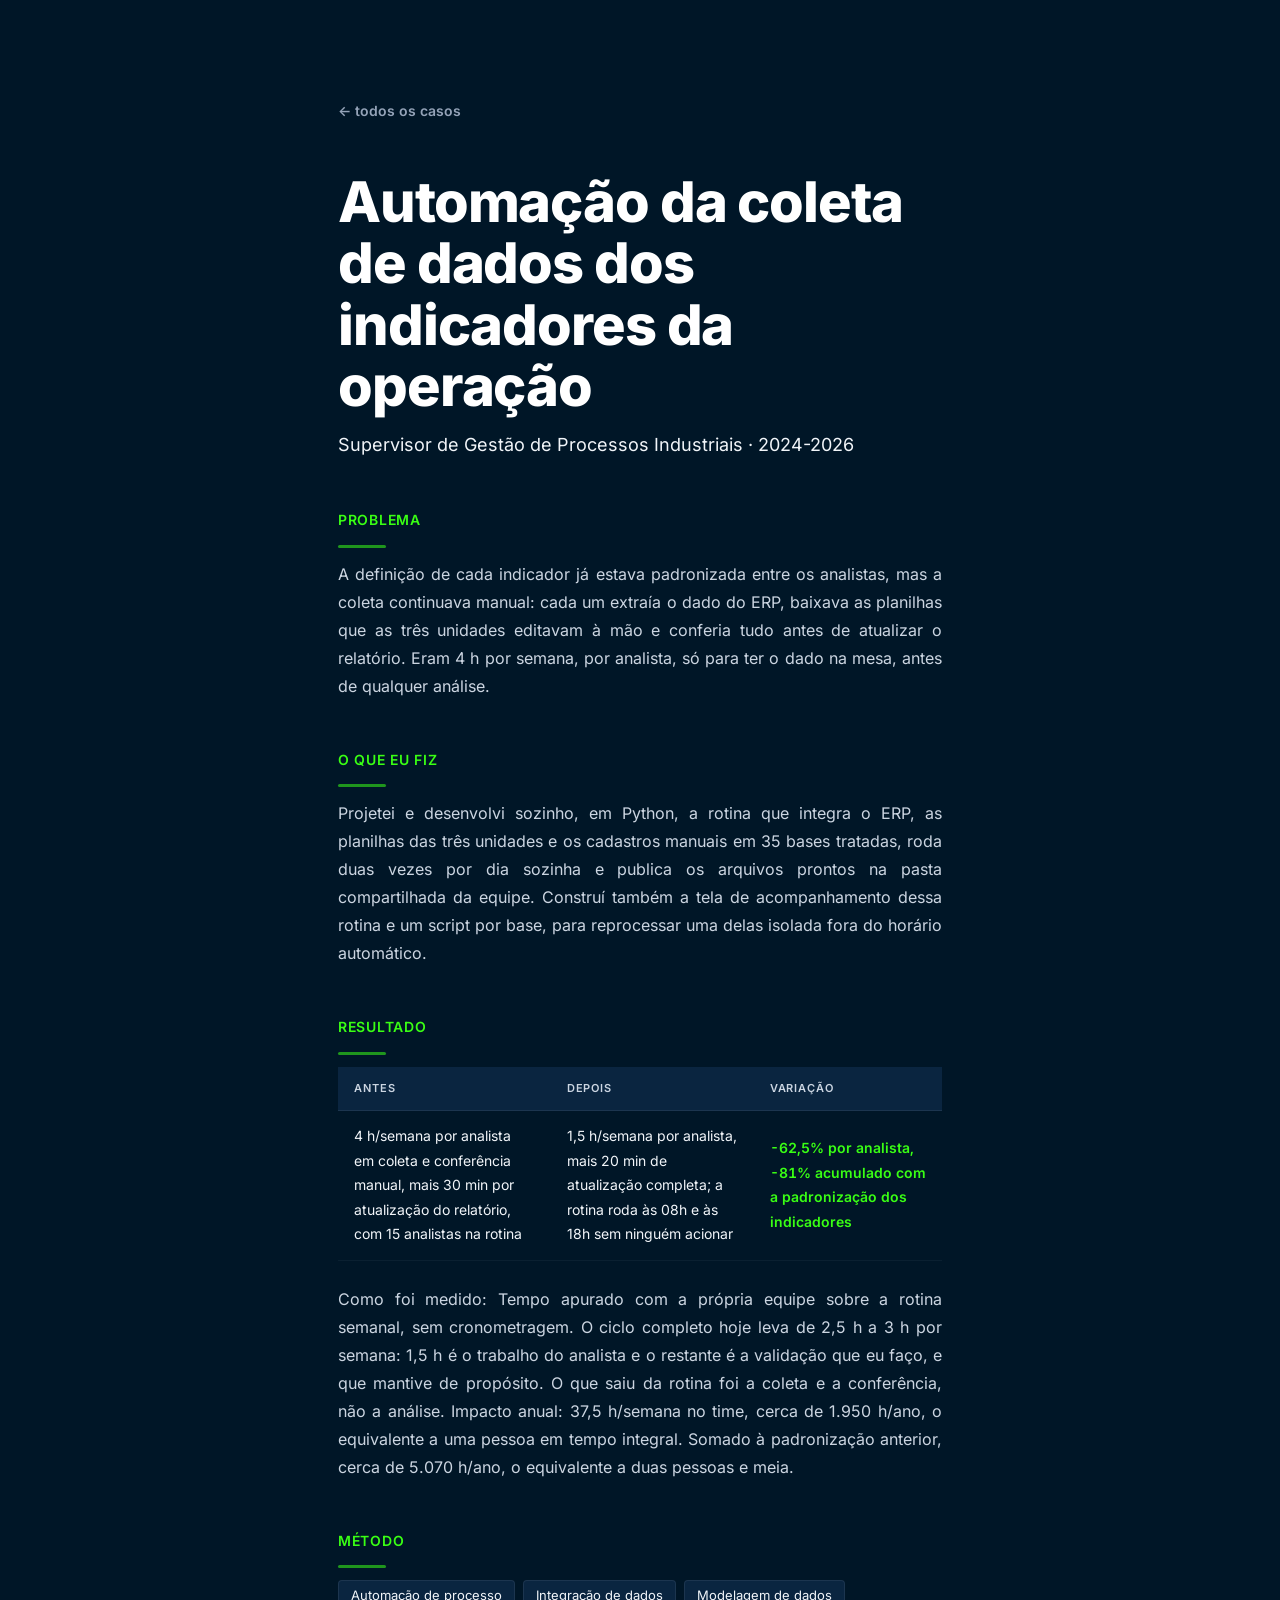
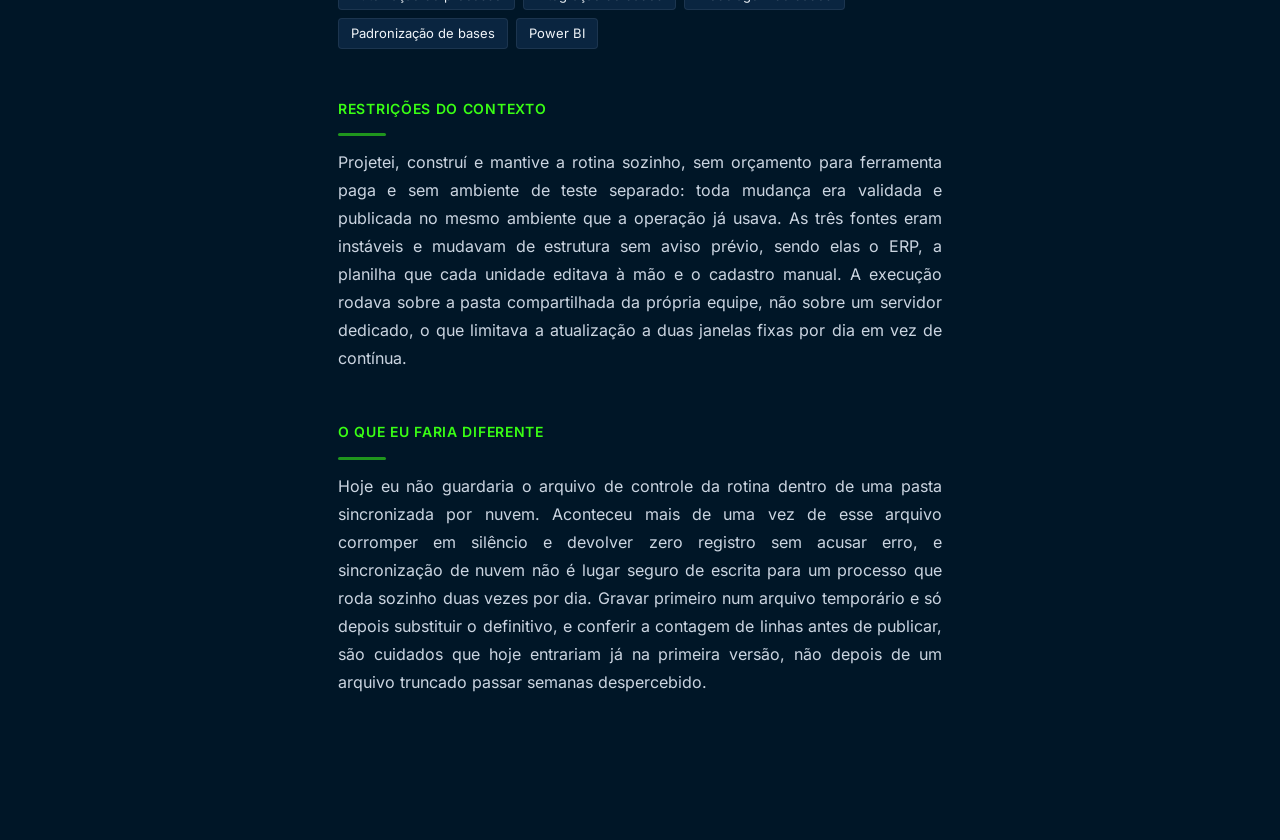
<file: caso-pipeline-bi.html>
<!doctype html>
<html lang="pt-BR">
<head>
<meta charset="utf-8">
<meta name="viewport" content="width=device-width,initial-scale=1">
<meta name="color-scheme" content="dark">
<title>Automação da coleta de dados dos indicadores da operação · Marcelo Moura Moreira</title>
<meta name="description" content="Engenheiro de Melhoria Contínua | Especialista em Excelência Operacional">
<link rel="stylesheet" href="estilo.css">
</head>
<body>
<div class="env">

<a class="voltar" href="index.html">← todos os casos</a>
<h1>Automação da coleta de dados dos indicadores da operação</h1>
<p class="papel">Supervisor de Gestão de Processos Industriais · 2024-2026</p>


<h3>Problema</h3>
<p>A definição de cada indicador já estava padronizada entre os analistas, mas a coleta continuava manual: cada um extraía o dado do ERP, baixava as planilhas que as três unidades editavam à mão e conferia tudo antes de atualizar o relatório. Eram 4 h por semana, por analista, só para ter o dado na mesa, antes de qualquer análise.</p>

<h3>O que eu fiz</h3>
<p>Projetei e desenvolvi sozinho, em Python, a rotina que integra o ERP, as planilhas das três unidades e os cadastros manuais em 35 bases tratadas, roda duas vezes por dia sozinha e publica os arquivos prontos na pasta compartilhada da equipe. Construí também a tela de acompanhamento dessa rotina e um script por base, para reprocessar uma delas isolada fora do horário automático.</p>

<h3>Resultado</h3>

<table class="resultado">
  <tr><th>Antes</th><th>Depois</th><th>Variação</th></tr>
  <tr><td>4 h/semana por analista em coleta e conferência manual, mais 30 min por atualização do relatório, com 15 analistas na rotina</td><td>1,5 h/semana por analista, mais 20 min de atualização completa; a rotina roda às 08h e às 18h sem ninguém acionar</td><td>-62,5% por analista, -81% acumulado com a padronização dos indicadores</td></tr>
</table>
<p>Como foi medido: Tempo apurado com a própria equipe sobre a rotina semanal, sem cronometragem. O ciclo completo hoje leva de 2,5 h a 3 h por semana: 1,5 h é o trabalho do analista e o restante é a validação que eu faço, e que mantive de propósito. O que saiu da rotina foi a coleta e a conferência, não a análise. Impacto anual: 37,5 h/semana no time, cerca de 1.950 h/ano, o equivalente a uma pessoa em tempo integral. Somado à padronização anterior, cerca de 5.070 h/ano, o equivalente a duas pessoas e meia.</p>



<h3>Método</h3>
<ul class="metodo">
  <li>Automação de processo</li><li>Integração de dados</li><li>Modelagem de dados</li><li>Padronização de bases</li><li>Power BI</li>
</ul>

<h3>Restrições do contexto</h3>
<p>Projetei, construí e mantive a rotina sozinho, sem orçamento para ferramenta paga e sem ambiente de teste separado: toda mudança era validada e publicada no mesmo ambiente que a operação já usava. As três fontes eram instáveis e mudavam de estrutura sem aviso prévio, sendo elas o ERP, a planilha que cada unidade editava à mão e o cadastro manual. A execução rodava sobre a pasta compartilhada da própria equipe, não sobre um servidor dedicado, o que limitava a atualização a duas janelas fixas por dia em vez de contínua.</p>



<h3>O que eu faria diferente</h3>
<p>Hoje eu não guardaria o arquivo de controle da rotina dentro de uma pasta sincronizada por nuvem. Aconteceu mais de uma vez de esse arquivo corromper em silêncio e devolver zero registro sem acusar erro, e sincronização de nuvem não é lugar seguro de escrita para um processo que roda sozinho duas vezes por dia. Gravar primeiro num arquivo temporário e só depois substituir o definitivo, e conferir a contagem de linhas antes de publicar, são cuidados que hoje entrariam já na primeira versão, não depois de um arquivo truncado passar semanas despercebido.</p>

</div>
</body>
</html>
</file>
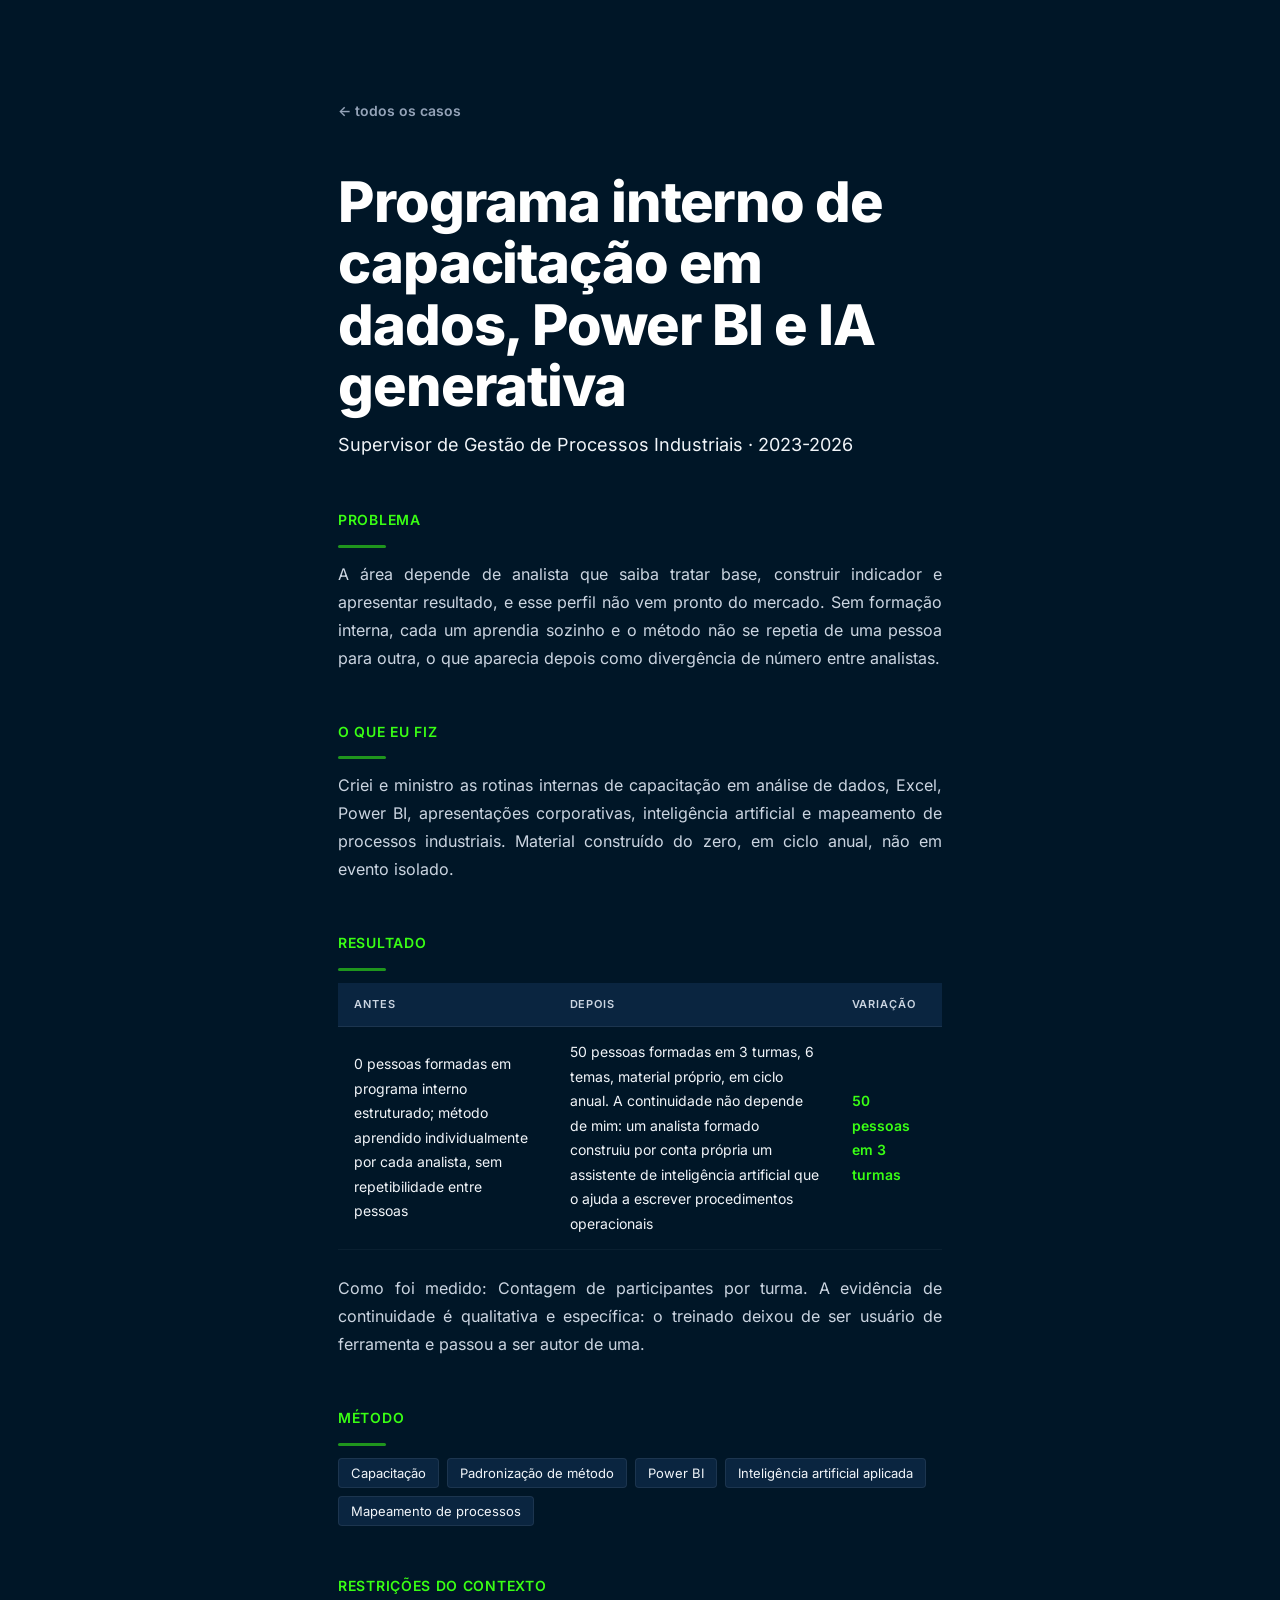
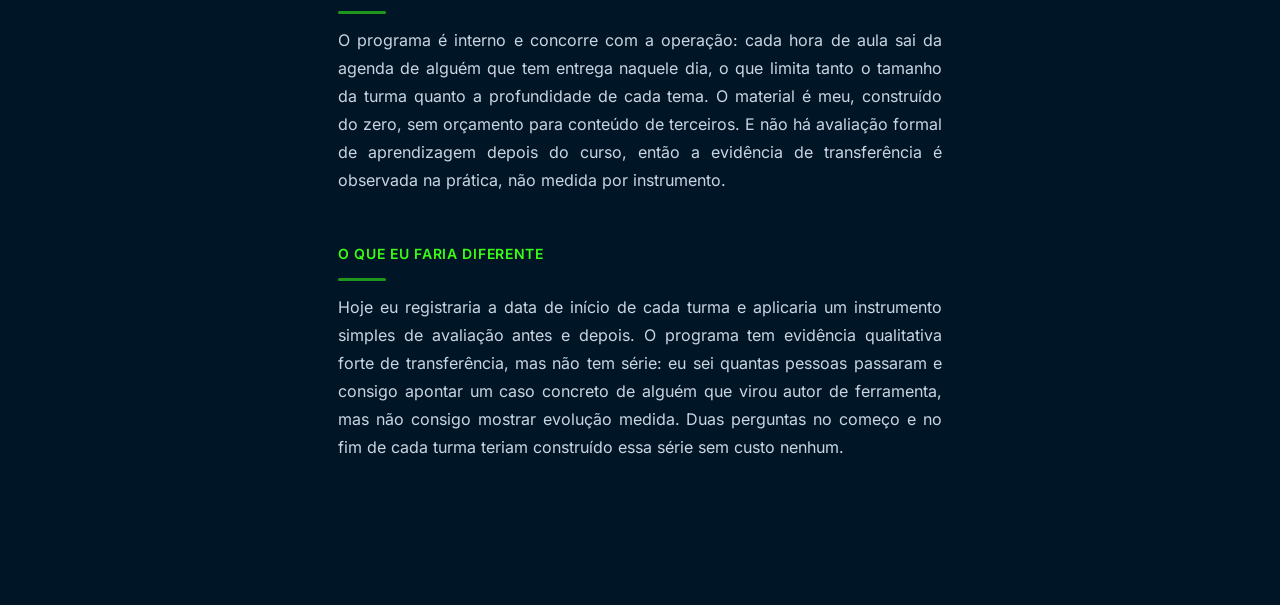
<file: caso-programa-capacitacao-interna.html>
<!doctype html>
<html lang="pt-BR">
<head>
<meta charset="utf-8">
<meta name="viewport" content="width=device-width,initial-scale=1">
<meta name="color-scheme" content="dark">
<title>Programa interno de capacitação em dados, Power BI e IA generativa · Marcelo Moura Moreira</title>
<meta name="description" content="Engenheiro de Melhoria Contínua | Especialista em Excelência Operacional">
<link rel="stylesheet" href="estilo.css">
</head>
<body>
<div class="env">

<a class="voltar" href="index.html">← todos os casos</a>
<h1>Programa interno de capacitação em dados, Power BI e IA generativa</h1>
<p class="papel">Supervisor de Gestão de Processos Industriais · 2023-2026</p>


<h3>Problema</h3>
<p>A área depende de analista que saiba tratar base, construir indicador e apresentar resultado, e esse perfil não vem pronto do mercado. Sem formação interna, cada um aprendia sozinho e o método não se repetia de uma pessoa para outra, o que aparecia depois como divergência de número entre analistas.</p>

<h3>O que eu fiz</h3>
<p>Criei e ministro as rotinas internas de capacitação em análise de dados, Excel, Power BI, apresentações corporativas, inteligência artificial e mapeamento de processos industriais. Material construído do zero, em ciclo anual, não em evento isolado.</p>

<h3>Resultado</h3>

<table class="resultado">
  <tr><th>Antes</th><th>Depois</th><th>Variação</th></tr>
  <tr><td>0 pessoas formadas em programa interno estruturado; método aprendido individualmente por cada analista, sem repetibilidade entre pessoas</td><td>50 pessoas formadas em 3 turmas, 6 temas, material próprio, em ciclo anual. A continuidade não depende de mim: um analista formado construiu por conta própria um assistente de inteligência artificial que o ajuda a escrever procedimentos operacionais</td><td>50 pessoas em 3 turmas</td></tr>
</table>
<p>Como foi medido: Contagem de participantes por turma. A evidência de continuidade é qualitativa e específica: o treinado deixou de ser usuário de ferramenta e passou a ser autor de uma.</p>



<h3>Método</h3>
<ul class="metodo">
  <li>Capacitação</li><li>Padronização de método</li><li>Power BI</li><li>Inteligência artificial aplicada</li><li>Mapeamento de processos</li>
</ul>

<h3>Restrições do contexto</h3>
<p>O programa é interno e concorre com a operação: cada hora de aula sai da agenda de alguém que tem entrega naquele dia, o que limita tanto o tamanho da turma quanto a profundidade de cada tema. O material é meu, construído do zero, sem orçamento para conteúdo de terceiros. E não há avaliação formal de aprendizagem depois do curso, então a evidência de transferência é observada na prática, não medida por instrumento.</p>



<h3>O que eu faria diferente</h3>
<p>Hoje eu registraria a data de início de cada turma e aplicaria um instrumento simples de avaliação antes e depois. O programa tem evidência qualitativa forte de transferência, mas não tem série: eu sei quantas pessoas passaram e consigo apontar um caso concreto de alguém que virou autor de ferramenta, mas não consigo mostrar evolução medida. Duas perguntas no começo e no fim de cada turma teriam construído essa série sem custo nenhum.</p>

</div>
</body>
</html>
</file>
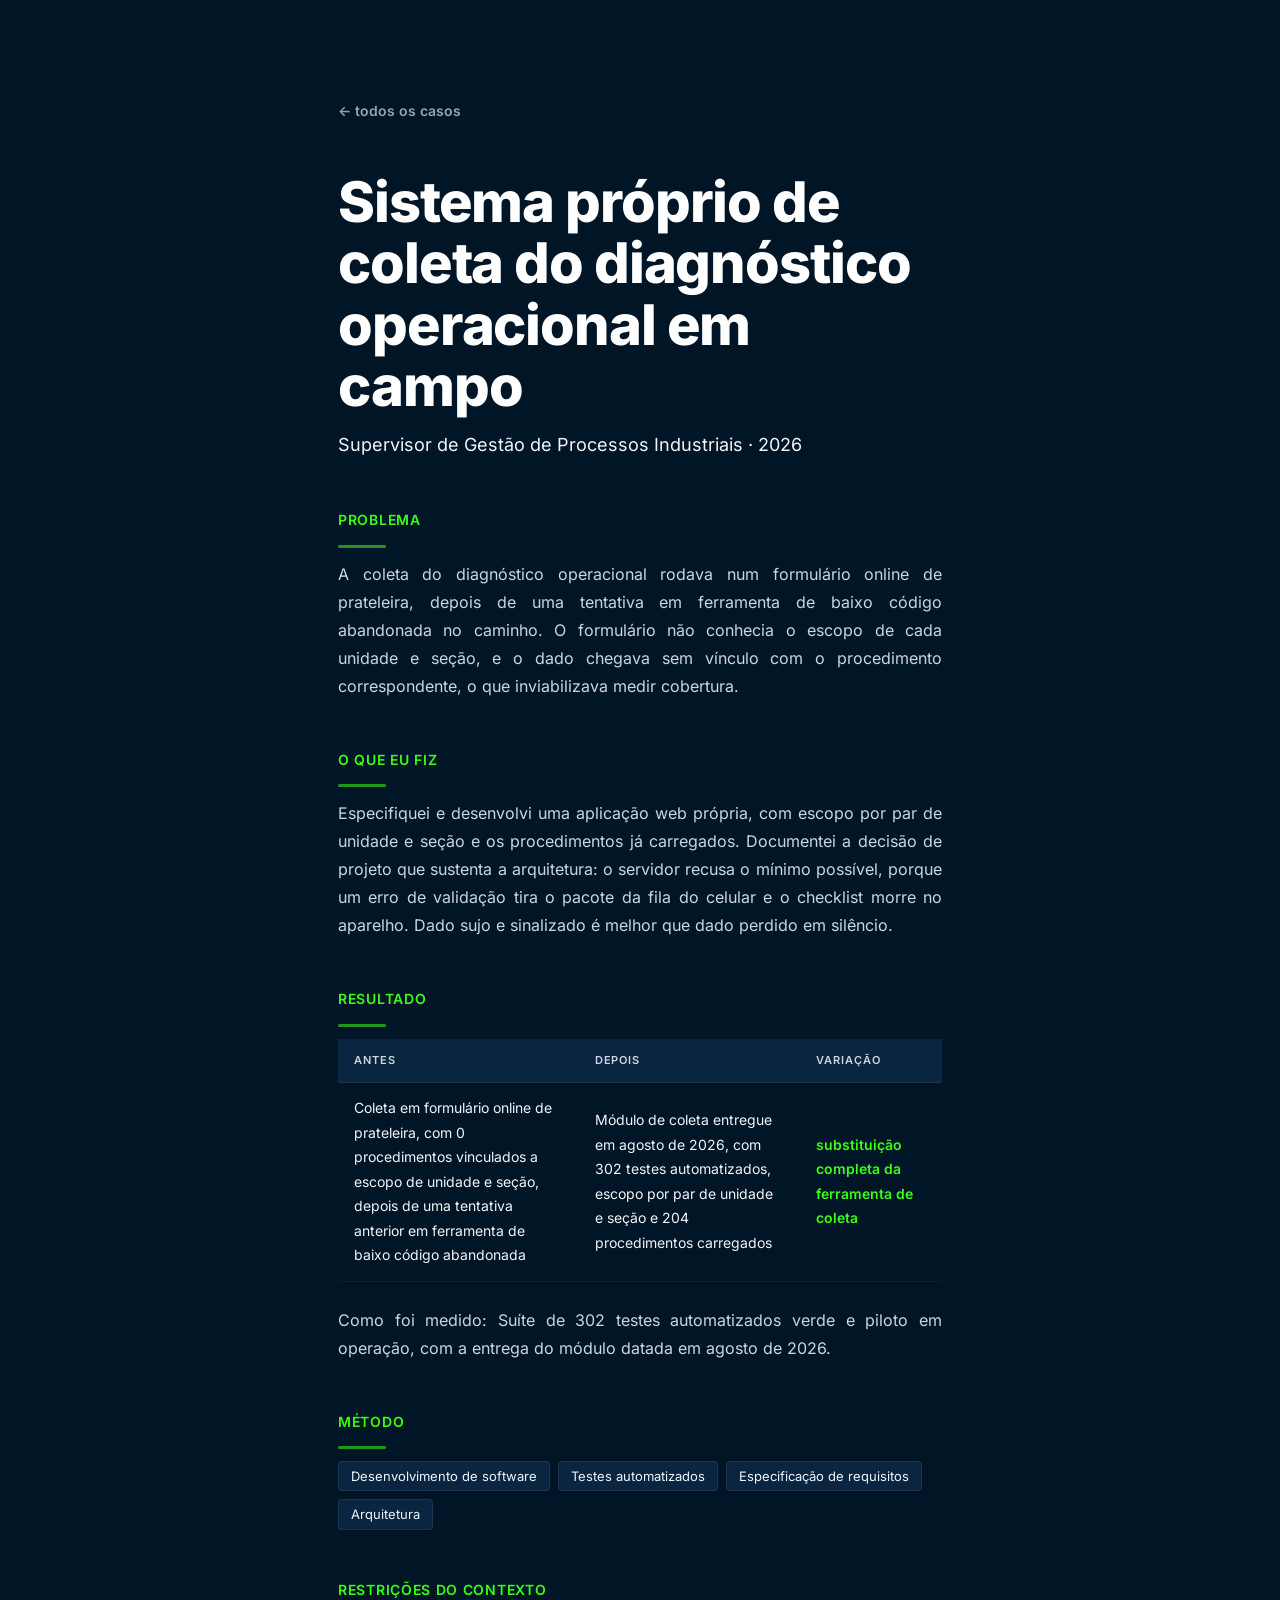
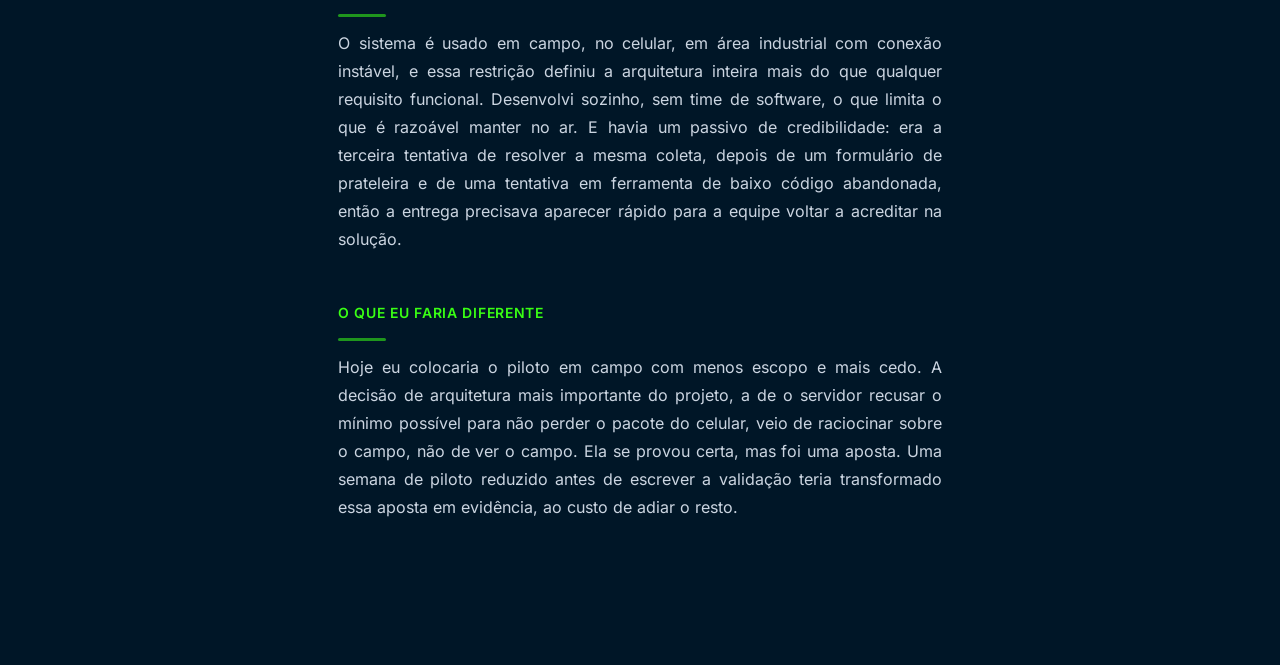
<file: caso-sistema-dto-coleta.html>
<!doctype html>
<html lang="pt-BR">
<head>
<meta charset="utf-8">
<meta name="viewport" content="width=device-width,initial-scale=1">
<meta name="color-scheme" content="dark">
<title>Sistema próprio de coleta do diagnóstico operacional em campo · Marcelo Moura Moreira</title>
<meta name="description" content="Engenheiro de Melhoria Contínua | Especialista em Excelência Operacional">
<link rel="stylesheet" href="estilo.css">
</head>
<body>
<div class="env">

<a class="voltar" href="index.html">← todos os casos</a>
<h1>Sistema próprio de coleta do diagnóstico operacional em campo</h1>
<p class="papel">Supervisor de Gestão de Processos Industriais · 2026</p>


<h3>Problema</h3>
<p>A coleta do diagnóstico operacional rodava num formulário online de prateleira, depois de uma tentativa em ferramenta de baixo código abandonada no caminho. O formulário não conhecia o escopo de cada unidade e seção, e o dado chegava sem vínculo com o procedimento correspondente, o que inviabilizava medir cobertura.</p>

<h3>O que eu fiz</h3>
<p>Especifiquei e desenvolvi uma aplicação web própria, com escopo por par de unidade e seção e os procedimentos já carregados. Documentei a decisão de projeto que sustenta a arquitetura: o servidor recusa o mínimo possível, porque um erro de validação tira o pacote da fila do celular e o checklist morre no aparelho. Dado sujo e sinalizado é melhor que dado perdido em silêncio.</p>

<h3>Resultado</h3>

<table class="resultado">
  <tr><th>Antes</th><th>Depois</th><th>Variação</th></tr>
  <tr><td>Coleta em formulário online de prateleira, com 0 procedimentos vinculados a escopo de unidade e seção, depois de uma tentativa anterior em ferramenta de baixo código abandonada</td><td>Módulo de coleta entregue em agosto de 2026, com 302 testes automatizados, escopo por par de unidade e seção e 204 procedimentos carregados</td><td>substituição completa da ferramenta de coleta</td></tr>
</table>
<p>Como foi medido: Suíte de 302 testes automatizados verde e piloto em operação, com a entrega do módulo datada em agosto de 2026.</p>



<h3>Método</h3>
<ul class="metodo">
  <li>Desenvolvimento de software</li><li>Testes automatizados</li><li>Especificação de requisitos</li><li>Arquitetura</li>
</ul>

<h3>Restrições do contexto</h3>
<p>O sistema é usado em campo, no celular, em área industrial com conexão instável, e essa restrição definiu a arquitetura inteira mais do que qualquer requisito funcional. Desenvolvi sozinho, sem time de software, o que limita o que é razoável manter no ar. E havia um passivo de credibilidade: era a terceira tentativa de resolver a mesma coleta, depois de um formulário de prateleira e de uma tentativa em ferramenta de baixo código abandonada, então a entrega precisava aparecer rápido para a equipe voltar a acreditar na solução.</p>



<h3>O que eu faria diferente</h3>
<p>Hoje eu colocaria o piloto em campo com menos escopo e mais cedo. A decisão de arquitetura mais importante do projeto, a de o servidor recusar o mínimo possível para não perder o pacote do celular, veio de raciocinar sobre o campo, não de ver o campo. Ela se provou certa, mas foi uma aposta. Uma semana de piloto reduzido antes de escrever a validação teria transformado essa aposta em evidência, ao custo de adiar o resto.</p>

</div>
</body>
</html>
</file>
<file: estilo.css>
/* Portfolio publico — tokens do design system de referencia em `projetos/02.`, v1.0.
 *
 * O prefixo dos tokens e das classes vai deliberadamente sem marca. Este arquivo
 * e o unico CSS que vai a publico junto com o site, e o projeto mantem uma lista
 * de termos proibidos em `termos_proibidos.txt` que vale para tudo que sai daqui.
 * Os VALORES sao fieis ao design system; so o rotulo interno muda.
 *
 * Fontes self-hosted no mesmo diretorio: `verificar.py` reprova qualquer asset
 * externo, entao Google Fonts esta fora. Os .ttf ficam planos em estatico/ porque
 * o loop de copia do gerar_site.py so copia arquivos, nunca subpastas.
 */

@font-face { font-family:'Inter'; font-style:normal; font-weight:400; font-display:swap; src:url('Inter-400.ttf') format('truetype'); }
@font-face { font-family:'Inter'; font-style:normal; font-weight:600; font-display:swap; src:url('Inter-600.ttf') format('truetype'); }
@font-face { font-family:'Inter'; font-style:normal; font-weight:800; font-display:swap; src:url('Inter-800.ttf') format('truetype'); }

:root{
  /* base navy */
  --navy:#001627;
  --navy-mid:#002035;
  --superficie:#0a2540;

  /* acento — uso restrito: CTA, delta e o grafico de cada caso */
  --neon:#39FF14;
  --verde-fundo:#0F3D2E;

  /* texto */
  --branco:#FFFFFF;
  --cinza-100:#F1F5F9;
  --cinza-300:#CBD5E1;
  /* degrau que faltava na rampa do design system (a rampa e a Slate: 100/300/500/700).
     O --cinza-500 da 3,5:1 sobre o navy e reprova o AA em texto pequeno; este da 7,3:1.
     Metadado, legenda e link de volta usam este, nao o 500. */
  --cinza-400:#94A3B8;
  --cinza-500:#64748B;

  /* bordas */
  --borda:rgba(100,116,139,0.2);
  --borda-neon:rgba(57,255,20,0.3);

  --fonte:'Inter',system-ui,-apple-system,'Segoe UI',sans-serif;

  --raio-sm:4px; --raio-md:8px; --raio-lg:12px;
  --sombra-neon:0 0 20px rgba(57,255,20,0.15);
  --rapido:150ms ease; --base:250ms ease;

  --medida:70ch;
}

*{box-sizing:border-box; margin:0; padding:0}
html{scroll-behavior:smooth}

body{
  background:var(--navy);
  color:var(--cinza-300);
  font-family:var(--fonte);
  font-size:16px;
  line-height:1.75;
  -webkit-font-smoothing:antialiased;
  -moz-osx-font-smoothing:grayscale;
}

.env{max-width:var(--medida); margin:0 auto; padding:96px 48px 128px}

/* ------------------------------------------------------------------
   CAPA — navy com o brilho radial do design system
   ------------------------------------------------------------------ */
header.topo{
  position:relative;
  border-bottom:1px solid var(--borda);
  padding-bottom:32px;
  margin-bottom:64px;
}
header.topo::before{
  content:'';
  position:absolute;
  top:-180px; right:-220px;
  width:520px; height:520px;
  background:radial-gradient(circle,rgba(57,255,20,0.06) 0%,transparent 70%);
  pointer-events:none;
}
header.topo > *{position:relative}

h1{
  font-size:clamp(32px,5vw,56px);
  font-weight:800;
  line-height:1.1;
  letter-spacing:-0.02em;
  color:var(--branco);
  margin-bottom:12px;
}

.papel{color:var(--cinza-100); font-size:18px; line-height:1.7}
.lead{color:var(--cinza-100); font-size:18px; line-height:1.7; margin-bottom:16px}

.contato{
  color:var(--cinza-400);
  font-size:14px;
  margin-top:16px;
}

p{margin-bottom:16px}

/* Justificado nos paragrafos de leitura corrida, a pedido do usuario.
   Escopo deliberado: `.lead`, o texto do cartao do indice e os paragrafos das
   secoes do caso. Fica de fora o que nao e prosa -- contato, meta do cartao e
   o bloco antes/depois --, onde justificar so abriria buraco entre palavras.
   `hyphens` depende de `lang` no <html>, que o template ja emite como pt-BR;
   sem hifenizacao, justificar numa coluna de 70ch produz rio de espaco em
   frase com termo longo ("nao conformidade", "responsabilidade"). */
.lead,
.caso-item > p:not(.resumo-resultado):not(.meta-caso),
.env > p:not(.contato):not(.lead){
  text-align:justify;
  text-justify:inter-word;
  hyphens:auto;
  -webkit-hyphens:auto;
}
section > p{text-align:justify; hyphens:auto; -webkit-hyphens:auto}

a{color:var(--neon); text-decoration:none}
a:hover{text-decoration:underline; text-underline-offset:3px}

/* rotulo de secao: caps neon, o padrao h4 do design system */
h3{
  font-size:14px;
  font-weight:600;
  text-transform:uppercase;
  letter-spacing:0.05em;
  color:var(--neon);
  margin:48px 0 12px;
}
h3::after{
  content:'';
  display:block;
  width:48px; height:3px;
  background:var(--neon);
  border-radius:2px;
  margin-top:12px;
  opacity:.55;
}

/* ------------------------------------------------------------------
   INDEX — cartao de caso
   ------------------------------------------------------------------ */
.caso-item{
  background:var(--navy-mid);
  border:1px solid var(--borda);
  border-radius:var(--raio-lg);
  padding:32px;
  margin-bottom:24px;
  transition:border-color var(--base),box-shadow var(--base);
}
.caso-item:hover{border-color:var(--borda-neon); box-shadow:var(--sombra-neon)}

.caso-item h2{margin-bottom:8px}
.caso-item h2 a{color:var(--branco); text-decoration:none}
.caso-item:hover h2 a{color:var(--neon)}
.caso-item p{color:var(--cinza-300); margin-bottom:16px}

/* Papel e periodo no cartao. Com 13 casos no indice, sem esta linha o leitor
   nao consegue situar o caso no tempo nem no cargo sem abrir a pagina. */
.meta-caso{
  color:var(--cinza-400);
  font-size:13px;
  line-height:1.5;
  margin-bottom:14px;
}

h2{
  font-size:22px;
  font-weight:600;
  line-height:1.3;
  color:var(--branco);
}

/* O antes/depois vem do nucleo como frase inteira, nao como valor curto: pintar
   o bloco todo de neon violaria a regra de acento restrito do design system.
   Fundo neutro, e o neon so no delta. */
.resumo-resultado{
  background:var(--superficie);
  border-left:3px solid var(--neon);
  border-radius:0 var(--raio-md) var(--raio-md) 0;
  padding:14px 18px;
  margin:0;
  font-size:14px;
  line-height:1.65;
  color:var(--cinza-300);
}
.delta{
  font-variant-numeric:tabular-nums;
  font-weight:800;
  letter-spacing:-0.01em;
  color:var(--neon);
  white-space:nowrap;
}

/* Caso sem numero citavel: mesmo bloco, sem a barra neon. O acento marca
   resultado medido; usa-lo aqui prometeria um numero que nao vem. */
.resumo-resultado.sem-numero{
  border-left-color:var(--cinza-500);
  color:var(--cinza-400);
}

/* ------------------------------------------------------------------
   PAGINA DE CASO
   ------------------------------------------------------------------ */
.voltar{
  display:inline-block;
  font-size:14px;
  font-weight:600;
  color:var(--cinza-400);
  margin-bottom:48px;
  transition:color var(--rapido);
}
.voltar:hover{color:var(--neon); text-decoration:none}

/* Separador entre casos — so existe na versao de arquivo unico
   (`gerar_site.py --autocontido`), onde os casos viram secoes de uma
   pagina so. No site normal cada caso e um arquivo e nada usa isto. */
.sep-caso{
  border:0;
  border-top:1px solid var(--borda);
  margin:96px 0;
}

.resultado{
  width:100%;
  border-collapse:collapse;
  margin:12px 0 24px;
}
.resultado tr:first-child{background:var(--superficie)}
.resultado th{
  padding:12px 16px;
  font-size:11px;
  font-weight:600;
  text-transform:uppercase;
  letter-spacing:0.08em;
  color:var(--cinza-300);
  text-align:left;
  border-bottom:1px solid var(--borda);
}
.resultado td{
  padding:13px 16px;
  font-size:14px;
  color:var(--cinza-100);
  border-bottom:1px solid rgba(100,116,139,0.1);
}
.resultado td:last-child{color:var(--neon); font-weight:600; font-variant-numeric:tabular-nums}

/* ------------------------------------------------------------------
   METODO — etiqueta, nao frase. O campo e uma lista de nomes de metodo;
   renderizado com join(', ') dentro de um <p> virava um paragrafo de
   siglas soltas no meio do texto corrido.
   ------------------------------------------------------------------ */
ul.metodo{
  list-style:none;
  display:flex;
  flex-wrap:wrap;
  gap:8px;
  margin:0 0 16px;
  padding:0;
}
ul.metodo li{
  background:var(--superficie);
  border:1px solid var(--borda);
  border-radius:var(--raio-sm);
  padding:5px 12px;
  font-size:13px;
  line-height:1.4;
  color:var(--cinza-100);
}

/* O bloco de grafico (figure/figcaption) foi removido em 16/08/2026 junto
   com os SVG de `casos_extra.json`: eram proporcoes ilustrativas e obrigavam
   uma legenda declarando que o valor absoluto era omitido. O CSS saiu junto
   para nao deixar regra orfa; se voltar grafico, ele volta com dado real. */

/* ------------------------------------------------------------------
   RESPONSIVO
   ------------------------------------------------------------------ */
@media (max-width:768px){
  .env{padding:48px 24px 64px}
  .caso-item{padding:24px}
  /* Coluna estreita nao comporta justificado: a entrelinha abre buraco a cada
     duas linhas. Volta para alinhado a esquerda abaixo de 768px. */
  .lead,
  .caso-item > p,
  .env > p,
  section > p{text-align:left}
}

/* ------------------------------------------------------------------
   IMPRESSAO — o design system manda leitura longa e PDF em fundo claro.
   Navy so em cover e header; no papel, nem isso.
   ------------------------------------------------------------------ */
@media print{
  :root{
    --navy:#FFFFFF; --navy-mid:#F8FAFC; --superficie:#F8FAFC;
    --neon:#15803D; --verde-fundo:#F0FDF4;
    --branco:#111827; --cinza-100:#111827; --cinza-300:#4B5563;
    --cinza-400:#6B7280; --cinza-500:#6B7280;
    --borda:#E2E8F0; --borda-neon:#E2E8F0;
  }
  body{font-size:11pt}
  .env{padding:0; max-width:none}
  header.topo::before{display:none}
  .voltar{display:none}
  .caso-item{box-shadow:none; break-inside:avoid}
  ul.metodo{break-inside:avoid}
  h1,h2,h3{break-after:avoid}
}
</file>
